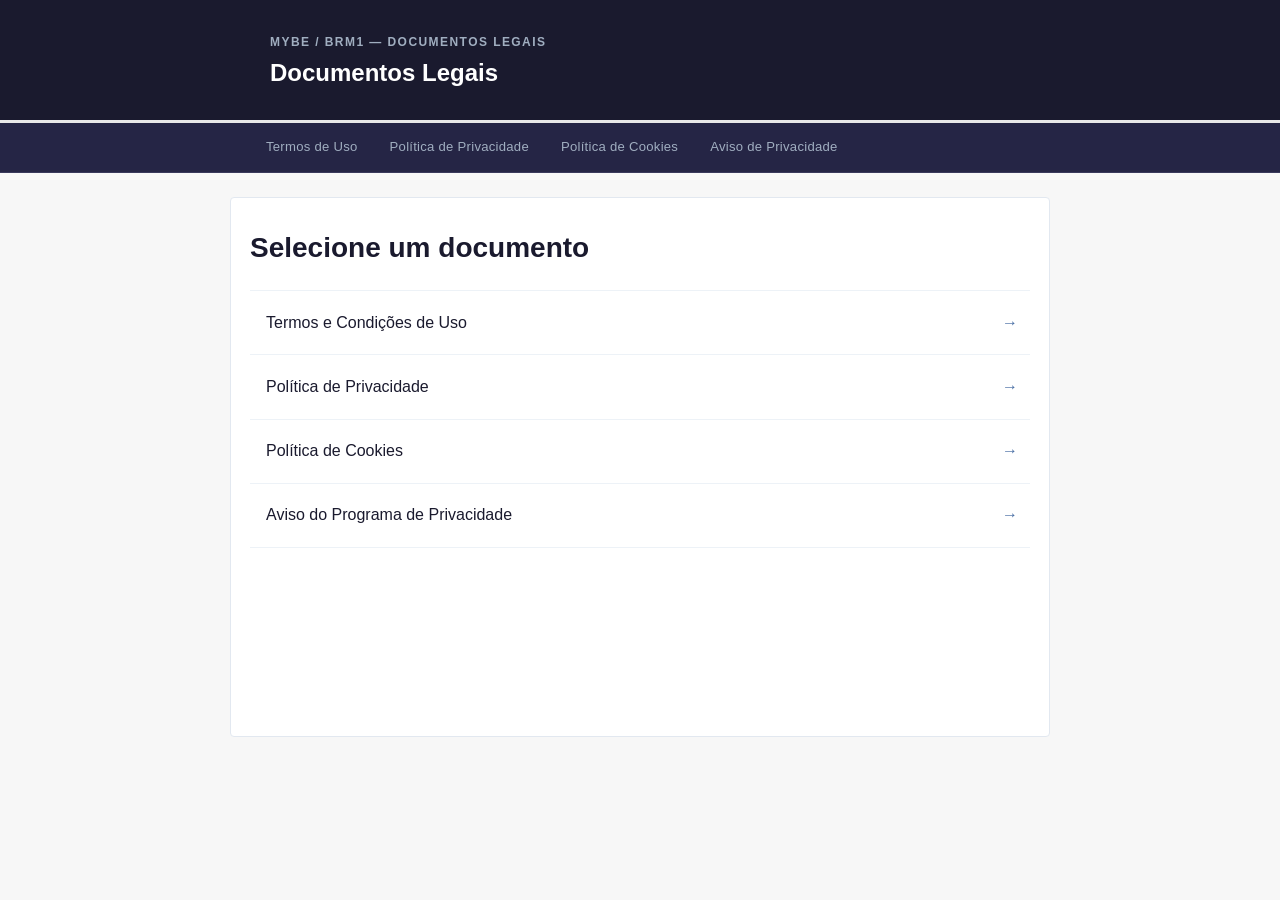
<file: index.html>
﻿<!doctype html>
<html lang="pt-BR">
  <head>
    <meta charset="UTF-8" />
    <meta name="viewport" content="width=device-width, initial-scale=1.0" />
    <title>Documentos Legais — MYBE / BRM1</title>
    <meta
      name="description"
      content="Central de documentos legais da plataforma MYBE e BRM1."
    />
    <meta name="robots" content="noindex, nofollow" />
    <link rel="stylesheet" href="style.css" />
    <style>
      /* ── Shell styles — inlined so the page is always styled ── */
      *, *::before, *::after { box-sizing: border-box; margin: 0; padding: 0; }
      html { scroll-behavior: smooth; font-size: 16px; }
      body {
        font-family: -apple-system, BlinkMacSystemFont, "Segoe UI", Roboto,
          "Helvetica Neue", Arial, sans-serif;
        font-size: 1rem; line-height: 1.75;
        color: #2c2c2c; background-color: #f7f7f7;
      }
      .page-wrapper { max-width: 780px; margin: 0 auto; padding: 0 1.25rem; }

      /* Header */
      .site-header {
        background-color: #1a1a2e; color: #fff;
        padding: 2rem 0; border-bottom: 3px solid #e8e8e8;
      }
      .site-header .page-wrapper { display: flex; flex-direction: column; gap: .25rem; }
      .site-header__brand {
        font-size: .75rem; font-weight: 600; letter-spacing: .12em;
        text-transform: uppercase; color: #a0aec0;
      }
      .site-header__title { font-size: 1.5rem; font-weight: 700; color: #fff; line-height: 1.3; }

      /* Nav bar */
      .doc-nav { background-color: #252545; border-bottom: 1px solid #3a3a5c; }
      .doc-nav .page-wrapper { padding-top: 0; padding-bottom: 0; max-width: 820px; }
      .doc-nav__list { display: flex; flex-wrap: wrap; list-style: none; padding: 0; margin: 0; }
      .doc-nav__link {
        display: block; padding: .8rem 1rem; color: #a0aec0;
        text-decoration: none; font-size: .82rem; font-weight: 500;
        letter-spacing: .02em; white-space: nowrap;
        transition: color .15s ease, background-color .15s ease;
      }
      .doc-nav__link:hover { color: #fff; background-color: rgba(255,255,255,.07); }
      .doc-nav__link--active { color: #fff; box-shadow: inset 0 -2px 0 #4a6fa5; }

      /* Content area */
      .site-main {
        background-color: #fff;
        border-left: 1px solid #e2e8f0; border-right: 1px solid #e2e8f0;
        min-height: 60vh;
      }
      .content-body { padding: 2rem 0; }
      .intro-section__heading {
        font-size: 1.75rem; font-weight: 700; color: #1a1a2e; line-height: 1.3;
      }

      /* Home list */
      .doc-home__list { list-style: none; padding: 0; margin: 0; }
      .doc-home__list li { border-bottom: 1px solid #edf2f7; }
      .doc-home__list li:first-child { border-top: 1px solid #edf2f7; }
      .doc-home__list a {
        display: flex; align-items: center; justify-content: space-between;
        padding: 1.1rem .75rem 1.1rem 1rem;
        color: #1a1a2e; text-decoration: none;
        font-size: 1rem; font-weight: 500;
        background-color: #fff;
        transition: background-color .15s ease, padding-left .15s ease;
      }
      .doc-home__list a::after {
        content: "→"; color: #4a6fa5; font-size: 1rem;
        flex-shrink: 0; margin-left: 1rem;
        transition: transform .15s ease;
      }
      .doc-home__list a:hover {
        background-color: #f0f4ff; padding-left: 1.25rem;
      }
      .doc-home__list a:hover::after { transform: translateX(3px); }

      /* Footer */
      .site-footer {
        background-color: #1a1a2e; color: #a0aec0;
        padding: 2rem 0; margin-top: 2rem; font-size: .85rem;
      }
      .site-footer .page-wrapper { display: flex; flex-direction: column; gap: .4rem; }
      .site-footer__brand { font-weight: 700; color: #e2e8f0; font-size: .9rem; }
      .site-footer p { color: #718096; }

      @media (min-width: 900px) {
        .site-main {
          border-radius: 4px; border: 1px solid #e2e8f0;
          margin: 1.5rem auto; max-width: 820px;
        }
        body { padding-bottom: 2rem; }
      }
    </style>
  </head>
  <body>
    <header class="site-header">
      <div class="page-wrapper">
        <span class="site-header__brand">MYBE / BRM1 — Documentos Legais</span>
        <h1 class="site-header__title" id="page-title">Documentos Legais</h1>
      </div>
    </header>

    <nav class="doc-nav" aria-label="Navegação de documentos">
      <div class="page-wrapper">
        <ul class="doc-nav__list">
          <li>
            <a class="doc-nav__link" href="#termos-de-uso">Termos de Uso</a>
          </li>
          <li>
            <a class="doc-nav__link" href="#politica-de-privacidade"
              >Política de Privacidade</a
            >
          </li>
          <li>
            <a class="doc-nav__link" href="#politica-de-cookies"
              >Política de Cookies</a
            >
          </li>
          <li>
            <a class="doc-nav__link" href="#aviso-programa-de-privacidade"
              >Aviso de Privacidade</a
            >
          </li>
        </ul>
      </div>
    </nav>

    <div id="app"></div>

    <footer class="site-footer" id="site-footer" hidden>
      <div class="page-wrapper">
        <span class="site-footer__brand">MYBE / BRM1</span>
        <p>Documento válido a partir de sua publicação.</p>
      </div>
    </footer>

    <script>
      var routes = {
        "termos-de-uso": {
          file: "termos-de-uso.html",
          title: "Termos e Condições de Uso",
        },
        "politica-de-privacidade": {
          file: "politica-de-privacidade.html",
          title: "Política de Privacidade",
        },
        "politica-de-cookies": {
          file: "politica-de-cookies.html",
          title: "Política de Cookies",
        },
        "aviso-programa-de-privacidade": {
          file: "aviso-programa-de-privacidade.html",
          title: "Aviso do Programa de Privacidade",
        },
      };

      var app = document.getElementById("app");
      var pageTitle = document.getElementById("page-title");
      var siteFtr = document.getElementById("site-footer");

      function setActiveNav(hash) {
        document.querySelectorAll(".doc-nav__link").forEach(function (a) {
          a.classList.toggle(
            "doc-nav__link--active",
            a.getAttribute("href") === "#" + hash,
          );
        });
      }

      function showHome() {
        document.title = "Documentos Legais — MYBE / BRM1";
        pageTitle.textContent = "Documentos Legais";
        app.innerHTML =
          '<div class="site-main">' +
          '<div class="page-wrapper content-body">' +
          '<h2 class="intro-section__heading" style="margin-bottom:1.5rem">Selecione um documento</h2>' +
          '<ul class="doc-home__list">' +
          '<li><a href="#termos-de-uso">Termos e Condições de Uso</a></li>' +
          '<li><a href="#politica-de-privacidade">Política de Privacidade</a></li>' +
          '<li><a href="#politica-de-cookies">Política de Cookies</a></li>' +
          '<li><a href="#aviso-programa-de-privacidade">Aviso do Programa de Privacidade</a></li>' +
          "</ul>" +
          "</div>" +
          "</div>";
        siteFtr.hidden = true;
        setActiveNav("");
      }

      async function loadRoute(hash) {
        var route = routes[hash];
        if (!route) {
          showHome();
          return;
        }

        app.innerHTML =
          '<div class="site-main" style="padding:3rem 0;text-align:center;color:#718096">Carregando…</div>';

        try {
          var res = await fetch(route.file);
          var text = await res.text();
          var doc = new DOMParser().parseFromString(text, "text/html");
          var main = doc.querySelector("main");
          if (!main) throw new Error("no main");

          var titleEl = doc.querySelector("title");
          document.title = titleEl ? titleEl.textContent : route.title;
          pageTitle.textContent = route.title;

          app.innerHTML = "";
          app.appendChild(document.importNode(main, true));

          var fetchedFtr = doc.querySelector(".site-footer");
          if (fetchedFtr) siteFtr.innerHTML = fetchedFtr.innerHTML;
          siteFtr.hidden = false;
        } catch (e) {
          app.innerHTML =
            '<div class="site-main"><div class="page-wrapper content-body">' +
            '<p style="color:#c53030">Erro ao carregar o documento.</p>' +
            "</div></div>";
          siteFtr.hidden = true;
        }

        setActiveNav(hash);
        window.scrollTo(0, 0);
      }

      function route() {
        var hash = location.hash.replace("#", "");
        if (!hash) showHome();
        else loadRoute(hash);
      }

      window.addEventListener("hashchange", route);
      route();
    </script>
  </body>
</html>
</file>
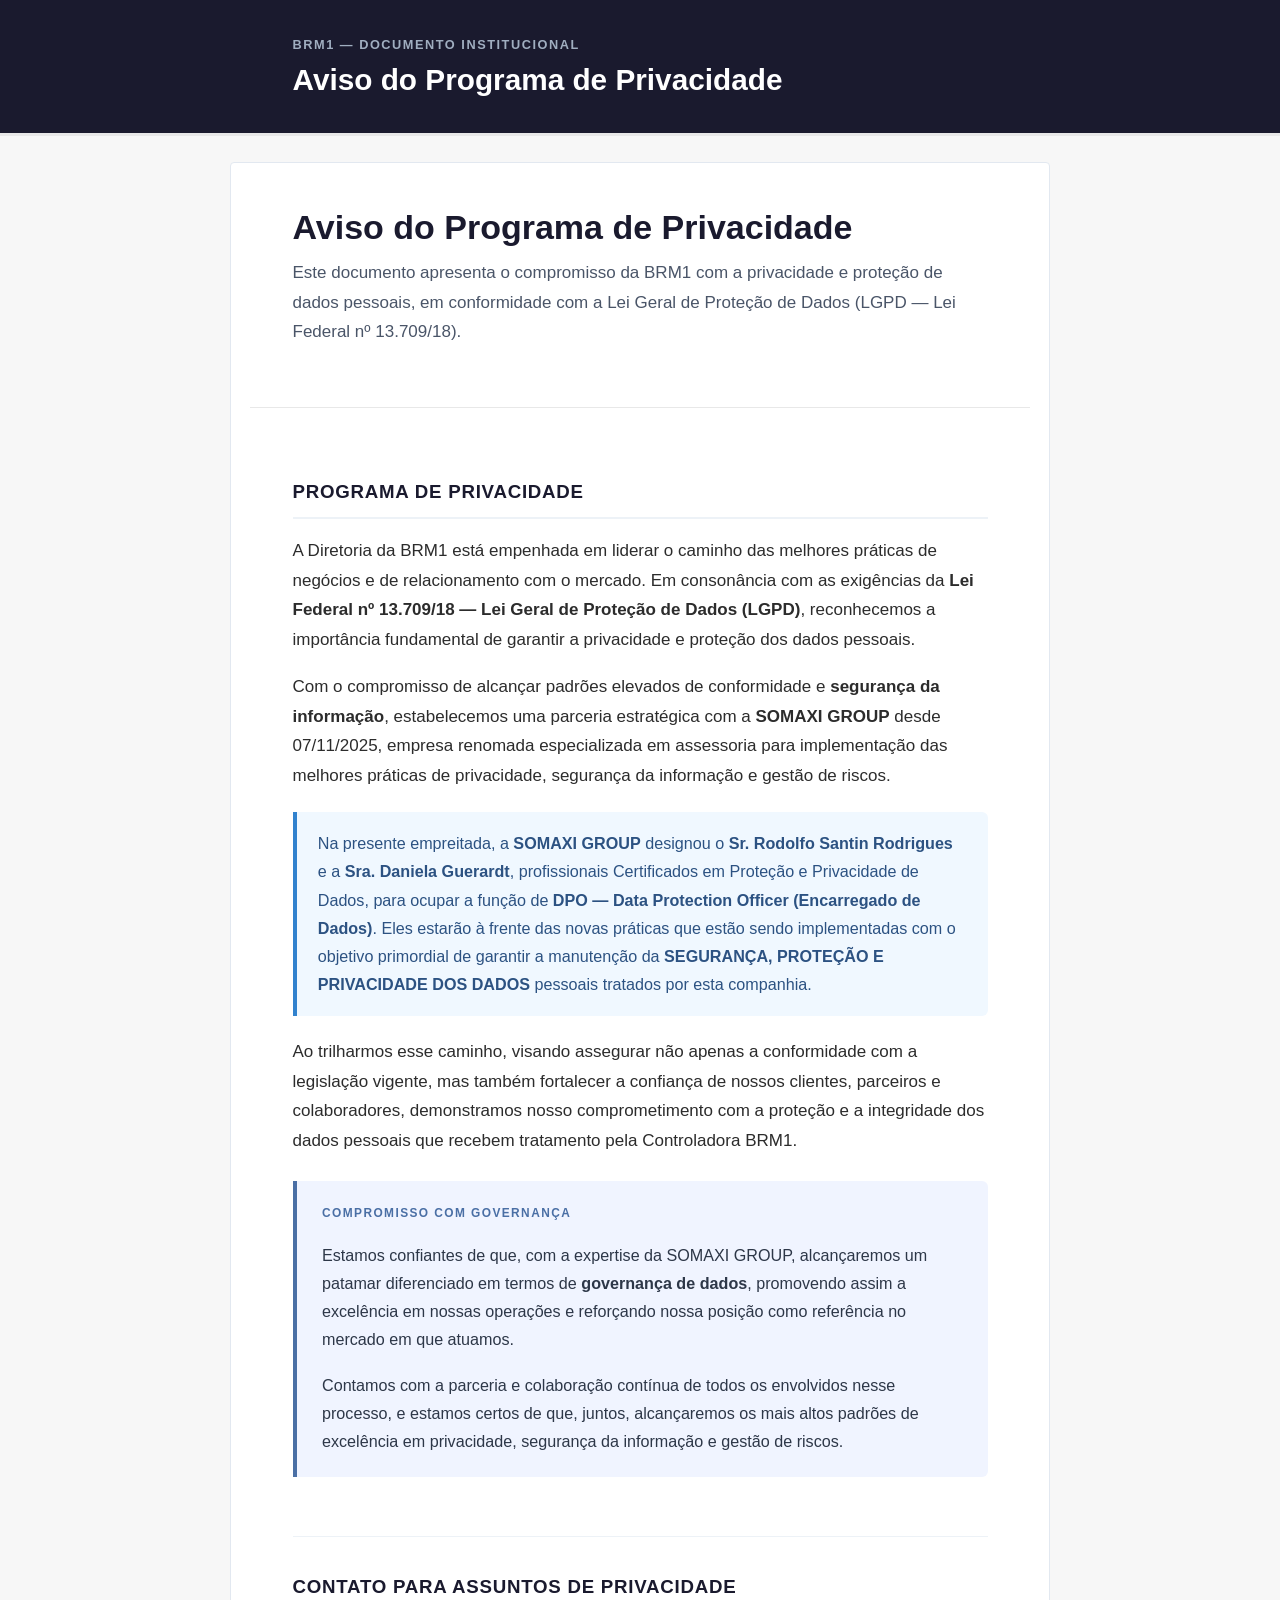
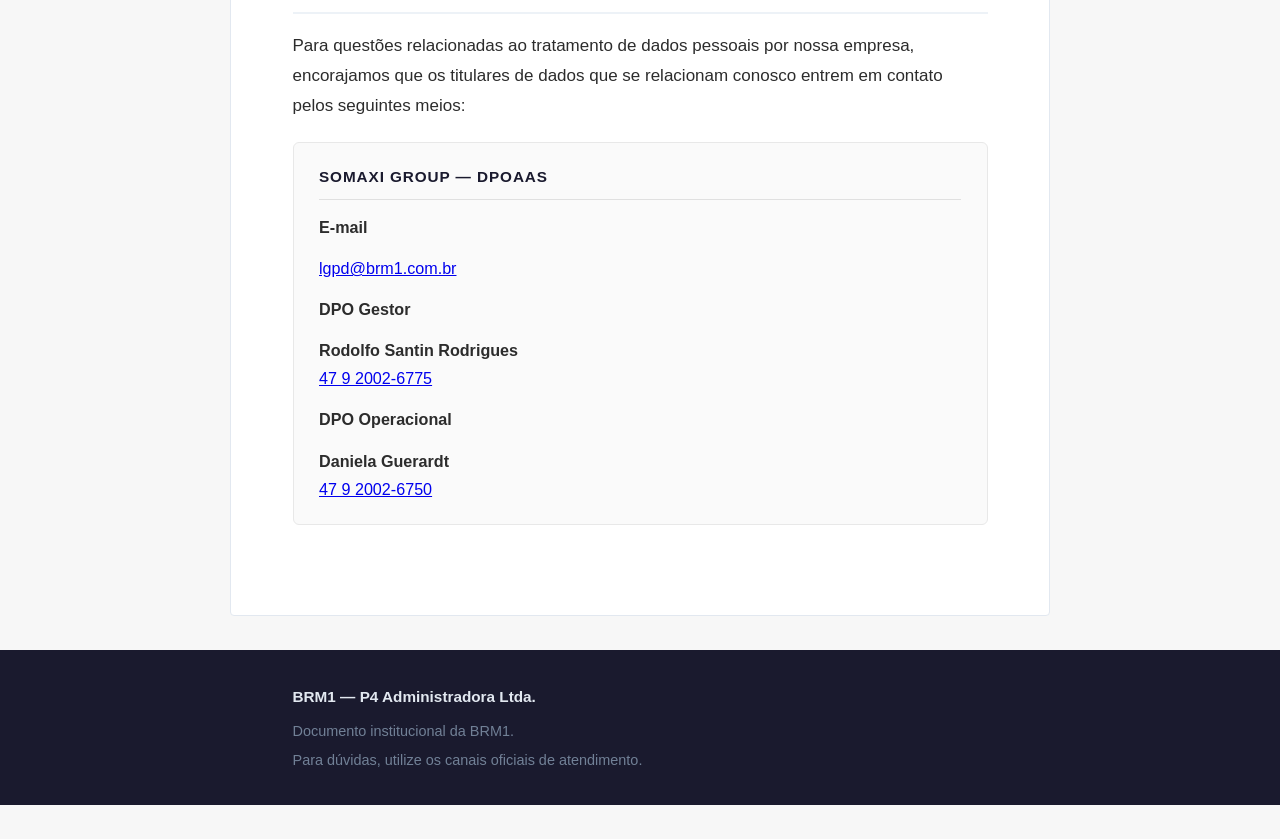
<file: aviso-programa-de-privacidade.html>
<!DOCTYPE html>
<html lang="pt-BR">
<head>
  <meta charset="UTF-8" />
  <meta name="viewport" content="width=device-width, initial-scale=1.0" />

  <!-- [REUSE] Change this title per document -->
  <title>Aviso do Programa de Privacidade — BRM1</title>

  <meta name="description" content="Aviso do Programa de Privacidade da BRM1 — compromisso com a LGPD, segurança da informação e proteção de dados pessoais." />
  <meta name="robots" content="noindex, nofollow" />
  <link rel="stylesheet" href="style.css" />
</head>
<body>

  <!-- ══════════════════════════════════
       HEADER
       [REUSE] Update brand name and document title per document
       ══════════════════════════════════ -->
  <header class="site-header">
    <div class="page-wrapper">
      <span class="site-header__brand">BRM1 — Documento Institucional</span>
      <!-- [REUSE] Change h1 text per document -->
      <h1 class="site-header__title">Aviso do Programa de Privacidade</h1>
    </div>
  </header>

  <main class="site-main">

    <!-- ══════════════════════════════════
         INTRO SECTION
         [REUSE] Update h2 and lead sentence per document
         No date is present in the source document — omit intro-section__meta
         ══════════════════════════════════ -->
    <section class="intro-section" aria-labelledby="doc-title">
      <div class="page-wrapper">

        <!-- [REUSE] Change per document -->
        <h2 class="intro-section__heading" id="doc-title">Aviso do Programa de Privacidade</h2>

        <p class="intro-section__lead">
          Este documento apresenta o compromisso da BRM1 com a privacidade e proteção de dados
          pessoais, em conformidade com a Lei Geral de Proteção de Dados (LGPD — Lei Federal
          nº 13.709/18).
        </p>

      </div>
    </section>

    <!-- ══════════════════════════════════
         MAIN CONTENT BODY
         [REUSE] Replace everything inside content-body with new document content
         ══════════════════════════════════ -->
    <article class="content-body">
      <div class="page-wrapper">

        <!-- ── Corpo principal do aviso ── -->
        <section class="intro-body-section" aria-labelledby="heading-programa">
          <h2 class="intro-body-section__heading" id="heading-programa">Programa de Privacidade</h2>

          <p>
            A Diretoria da BRM1 está empenhada em liderar o caminho das melhores práticas de
            negócios e de relacionamento com o mercado. Em consonância com as exigências da
            <strong>Lei Federal nº 13.709/18 — Lei Geral de Proteção de Dados (LGPD)</strong>,
            reconhecemos a importância fundamental de garantir a privacidade e proteção dos
            dados pessoais.
          </p>

          <p>
            Com o compromisso de alcançar padrões elevados de conformidade e
            <strong>segurança da informação</strong>, estabelecemos uma parceria estratégica com
            a <strong>SOMAXI GROUP</strong> desde 07/11/2025, empresa renomada especializada em
            assessoria para implementação das melhores práticas de privacidade, segurança da
            informação e gestão de riscos.
          </p>

          <!-- Destaque: nomeação dos DPOs -->
          <div class="callout-info">
            Na presente empreitada, a <strong>SOMAXI GROUP</strong> designou o
            <strong>Sr. Rodolfo Santin Rodrigues</strong> e a
            <strong>Sra. Daniela Guerardt</strong>, profissionais Certificados em Proteção e
            Privacidade de Dados, para ocupar a função de
            <strong>DPO — Data Protection Officer (Encarregado de Dados)</strong>. Eles estarão
            à frente das novas práticas que estão sendo implementadas com o objetivo primordial
            de garantir a manutenção da <strong>SEGURANÇA, PROTEÇÃO E PRIVACIDADE DOS DADOS</strong>
            pessoais tratados por esta companhia.
          </div>

          <p>
            Ao trilharmos esse caminho, visando assegurar não apenas a conformidade com a
            legislação vigente, mas também fortalecer a confiança de nossos clientes, parceiros
            e colaboradores, demonstramos nosso comprometimento com a proteção e a integridade
            dos dados pessoais que recebem tratamento pela Controladora BRM1.
          </p>

          <!-- Destaque: compromisso com governança -->
          <div class="callout-summary">
            <p class="callout-summary__title">Compromisso com Governança</p>
            <div class="callout-summary__body">
              <p>
                Estamos confiantes de que, com a expertise da SOMAXI GROUP, alcançaremos um
                patamar diferenciado em termos de <strong>governança de dados</strong>,
                promovendo assim a excelência em nossas operações e reforçando nossa posição
                como referência no mercado em que atuamos.
              </p>
              <p>
                Contamos com a parceria e colaboração contínua de todos os envolvidos nesse
                processo, e estamos certos de que, juntos, alcançaremos os mais altos padrões
                de excelência em privacidade, segurança da informação e gestão de riscos.
              </p>
            </div>
          </div>

        </section>

        <!-- ── Seção de contato ── -->
        <section class="doc-section" id="contato" aria-labelledby="heading-contato">
          <h2 class="doc-section__heading" id="heading-contato">
            Contato para assuntos de privacidade
          </h2>

          <p>
            Para questões relacionadas ao tratamento de dados pessoais por nossa empresa,
            encorajamos que os titulares de dados que se relacionam conosco entrem em contato
            pelos seguintes meios:
          </p>

          <div class="benefit-block">
            <h3 class="benefit-block__title">Somaxi Group — DPOaaS</h3>

            <p class="benefit-block__subtitle">E-mail</p>
            <p>
              <a href="mailto:lgpd@brm1.com.br">lgpd@brm1.com.br</a>
            </p>

            <p class="benefit-block__subtitle">DPO Gestor</p>
            <p>
              <strong>Rodolfo Santin Rodrigues</strong><br>
              <a href="tel:+554792002-6775">47 9 2002-6775</a>
            </p>

            <p class="benefit-block__subtitle">DPO Operacional</p>
            <p>
              <strong>Daniela Guerardt</strong><br>
              <a href="tel:+554792002-6750">47 9 2002-6750</a>
            </p>
          </div>

        </section>

      </div>
    </article>

  </main>

  <!-- ══════════════════════════════════
       FOOTER
       [REUSE] Update institutional copy per document
       ══════════════════════════════════ -->
  <footer class="site-footer">
    <div class="page-wrapper">
      <span class="site-footer__brand">BRM1 — P4 Administradora Ltda.</span>
      <p>Documento institucional da BRM1.</p>
      <p>Para dúvidas, utilize os canais oficiais de atendimento.</p>
    </div>
  </footer>

</body>
</html>
</file>
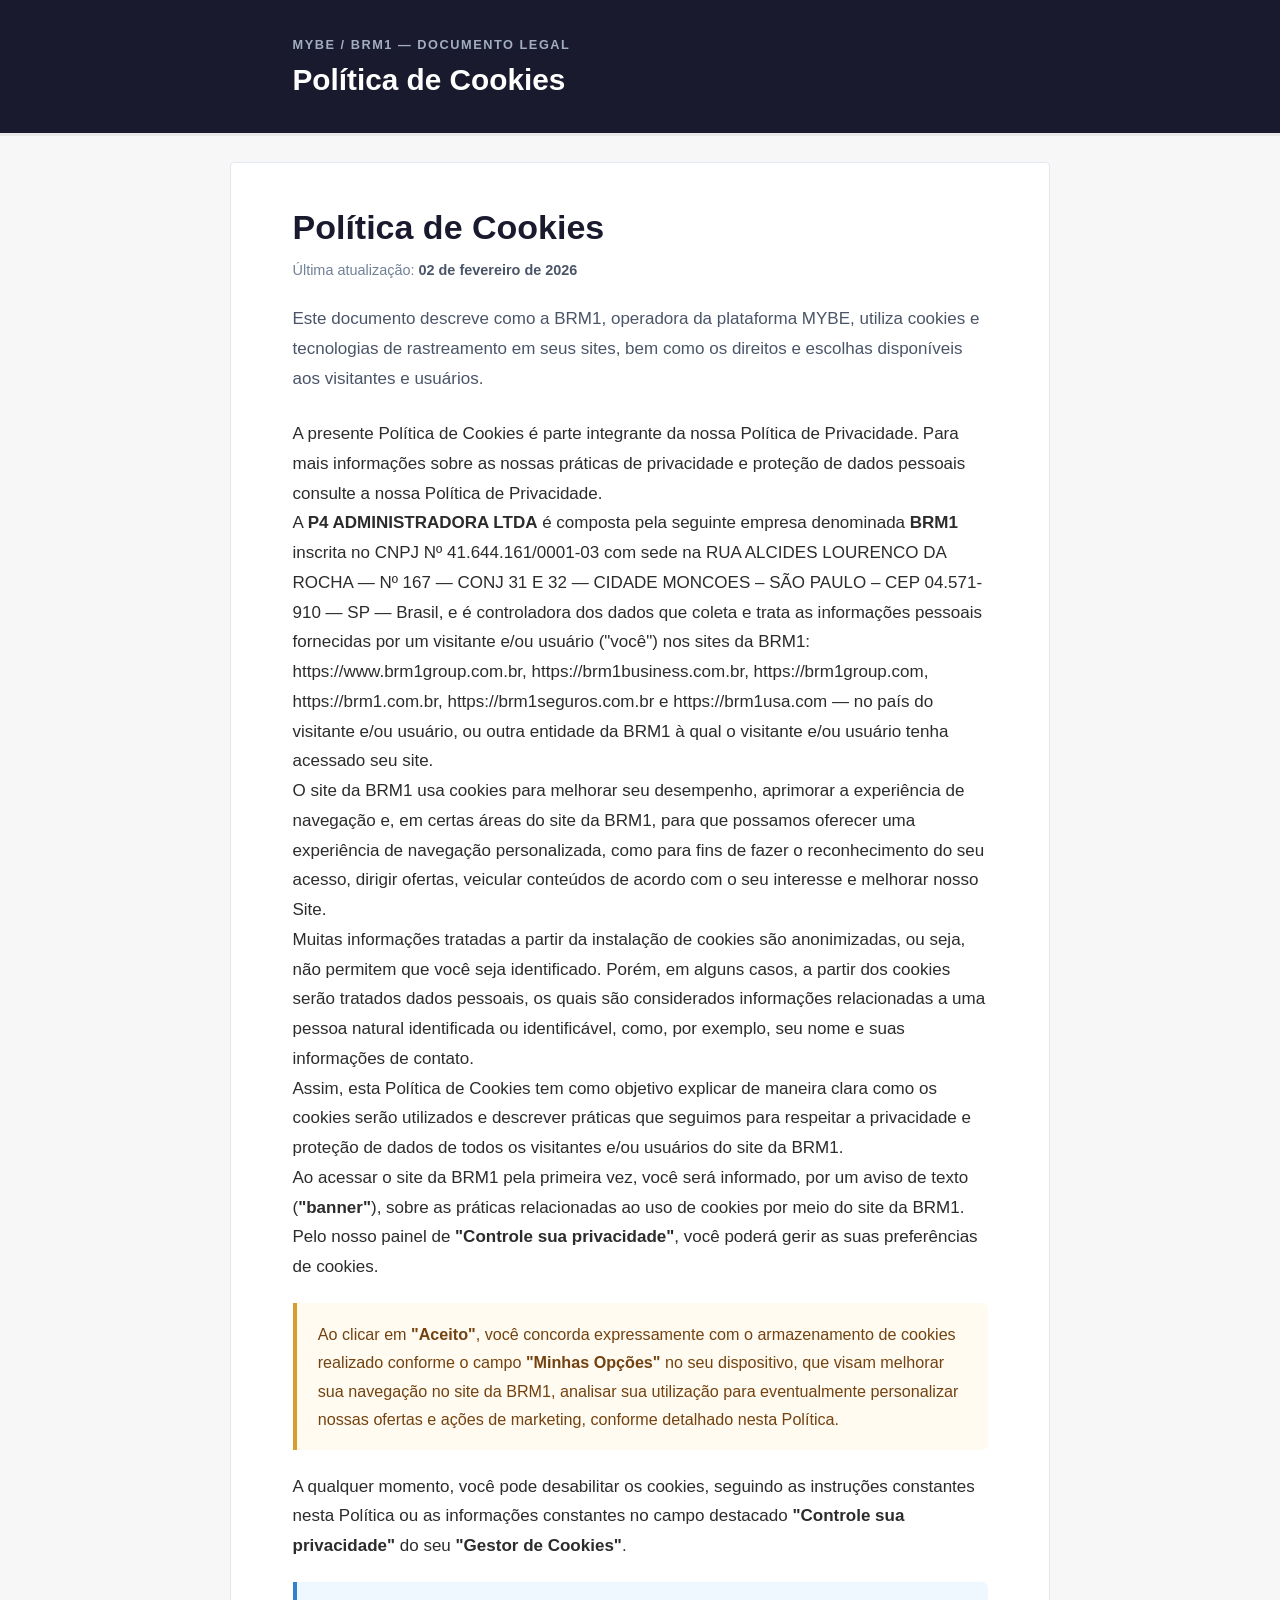
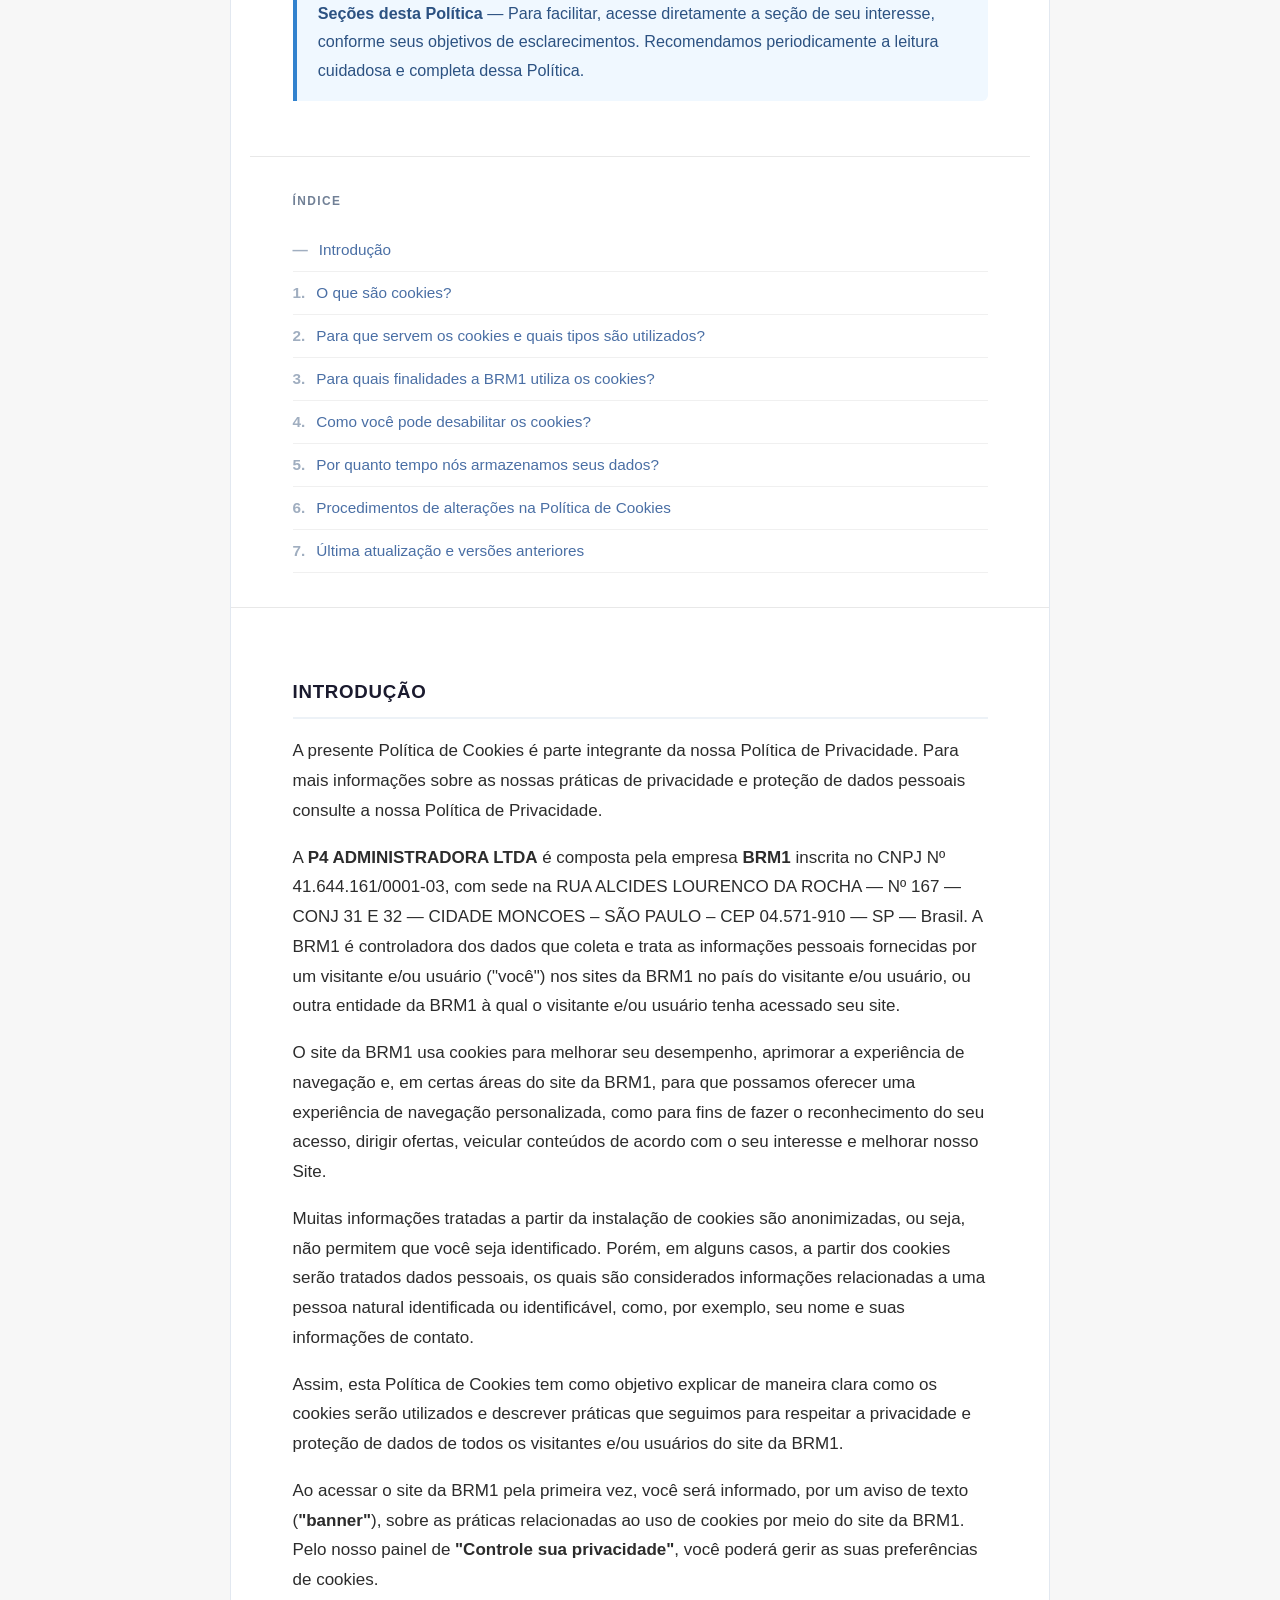
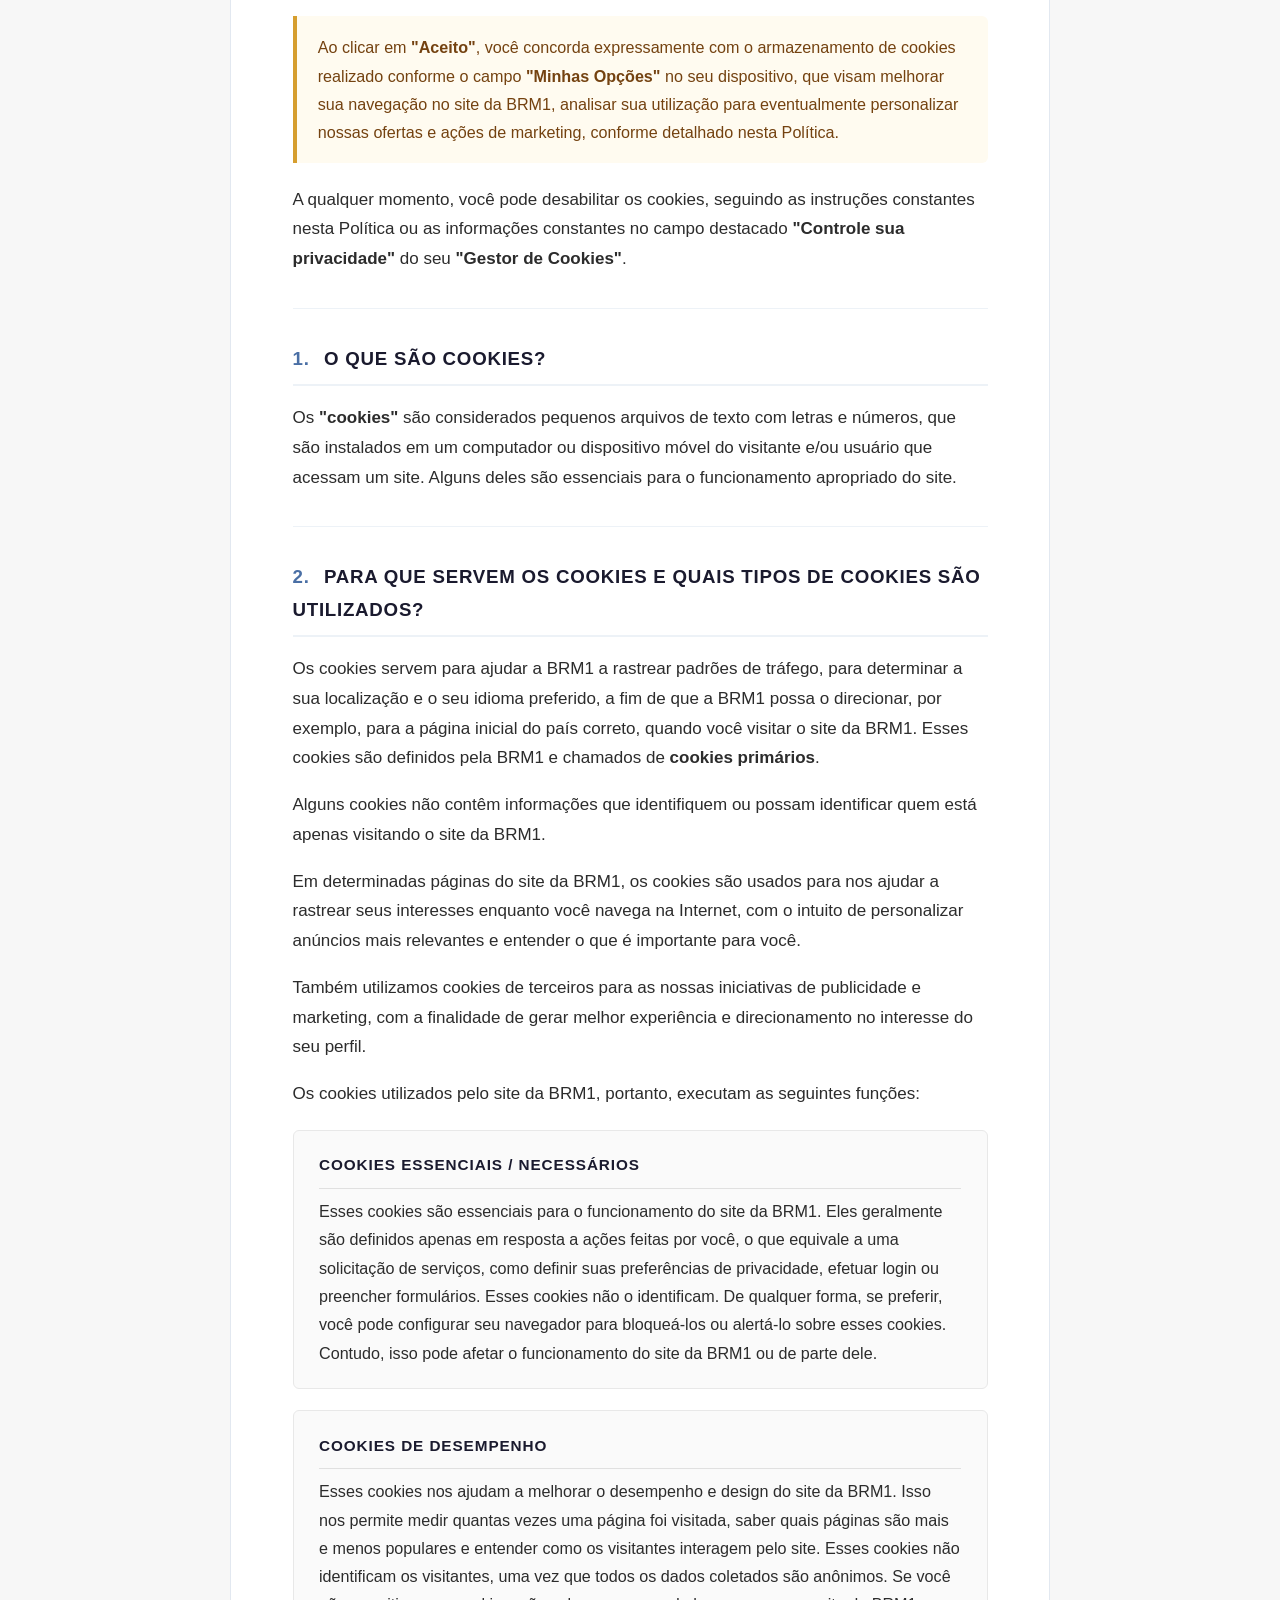
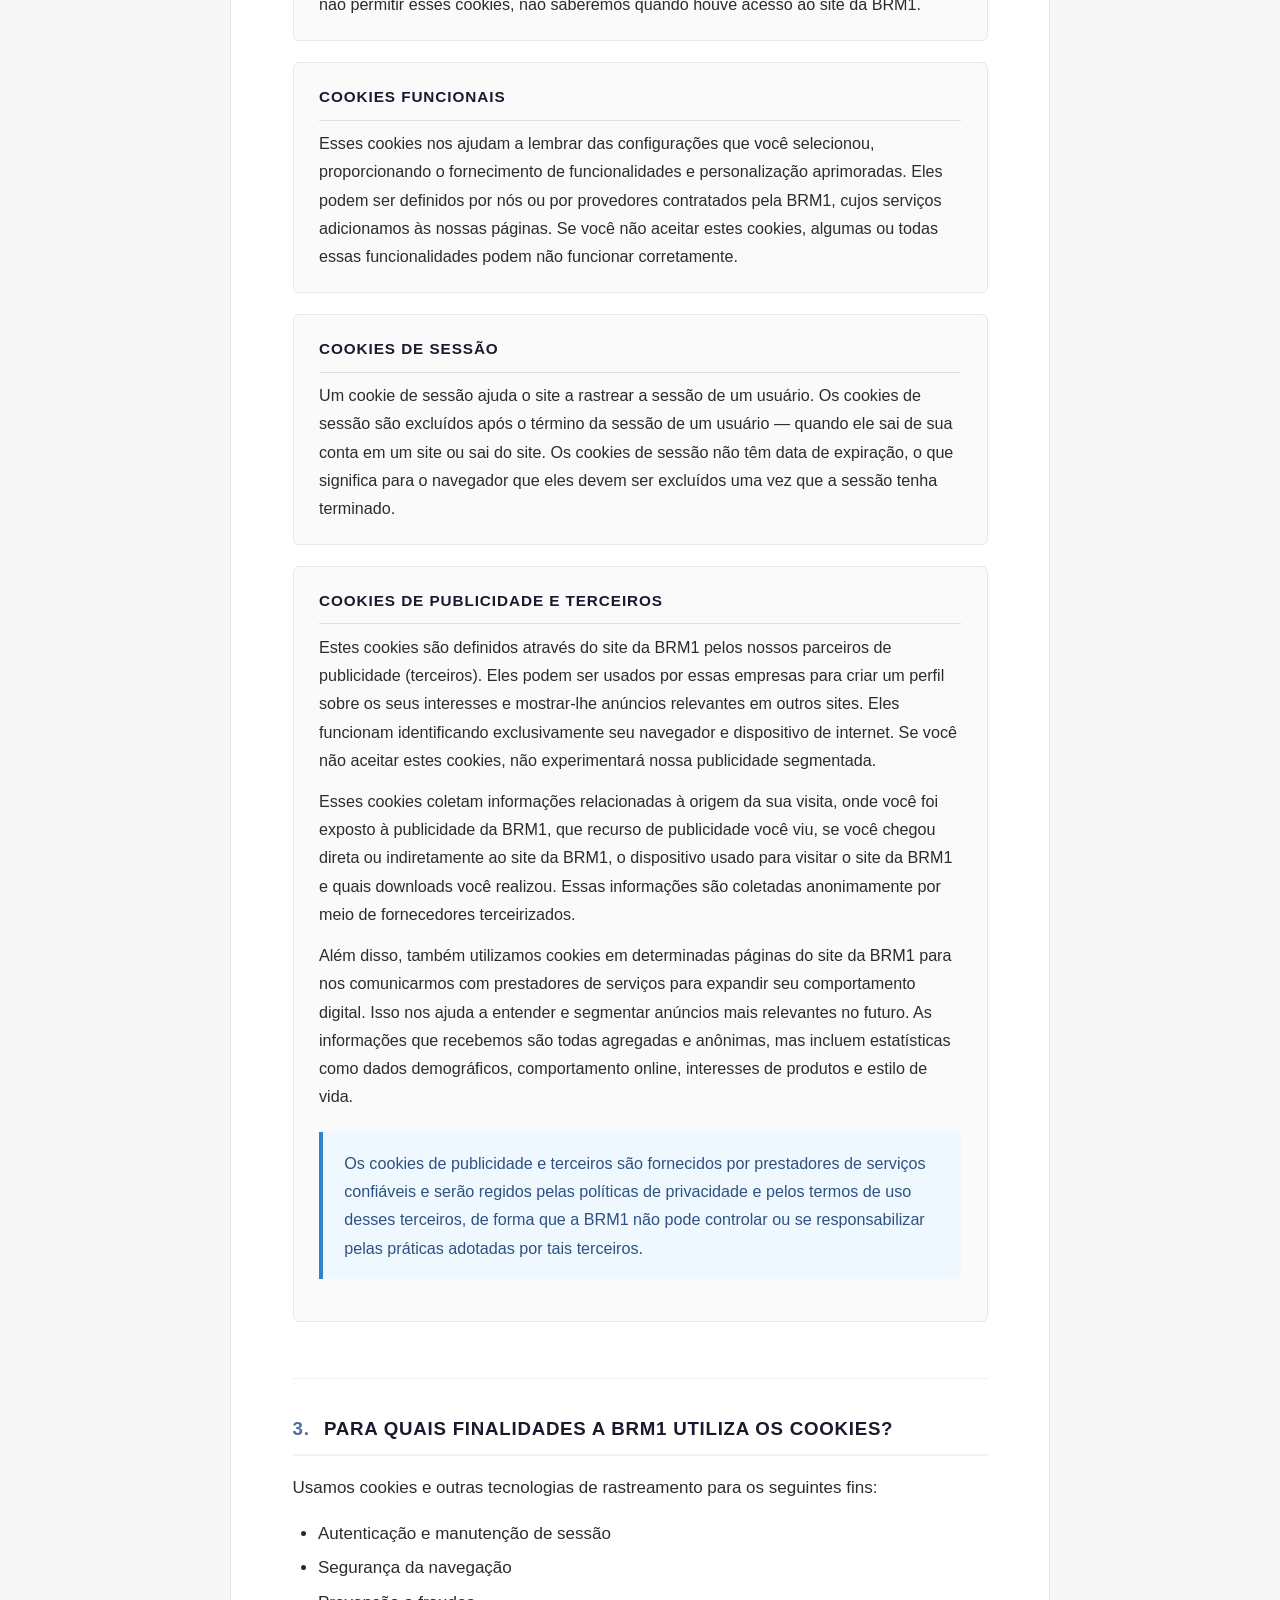
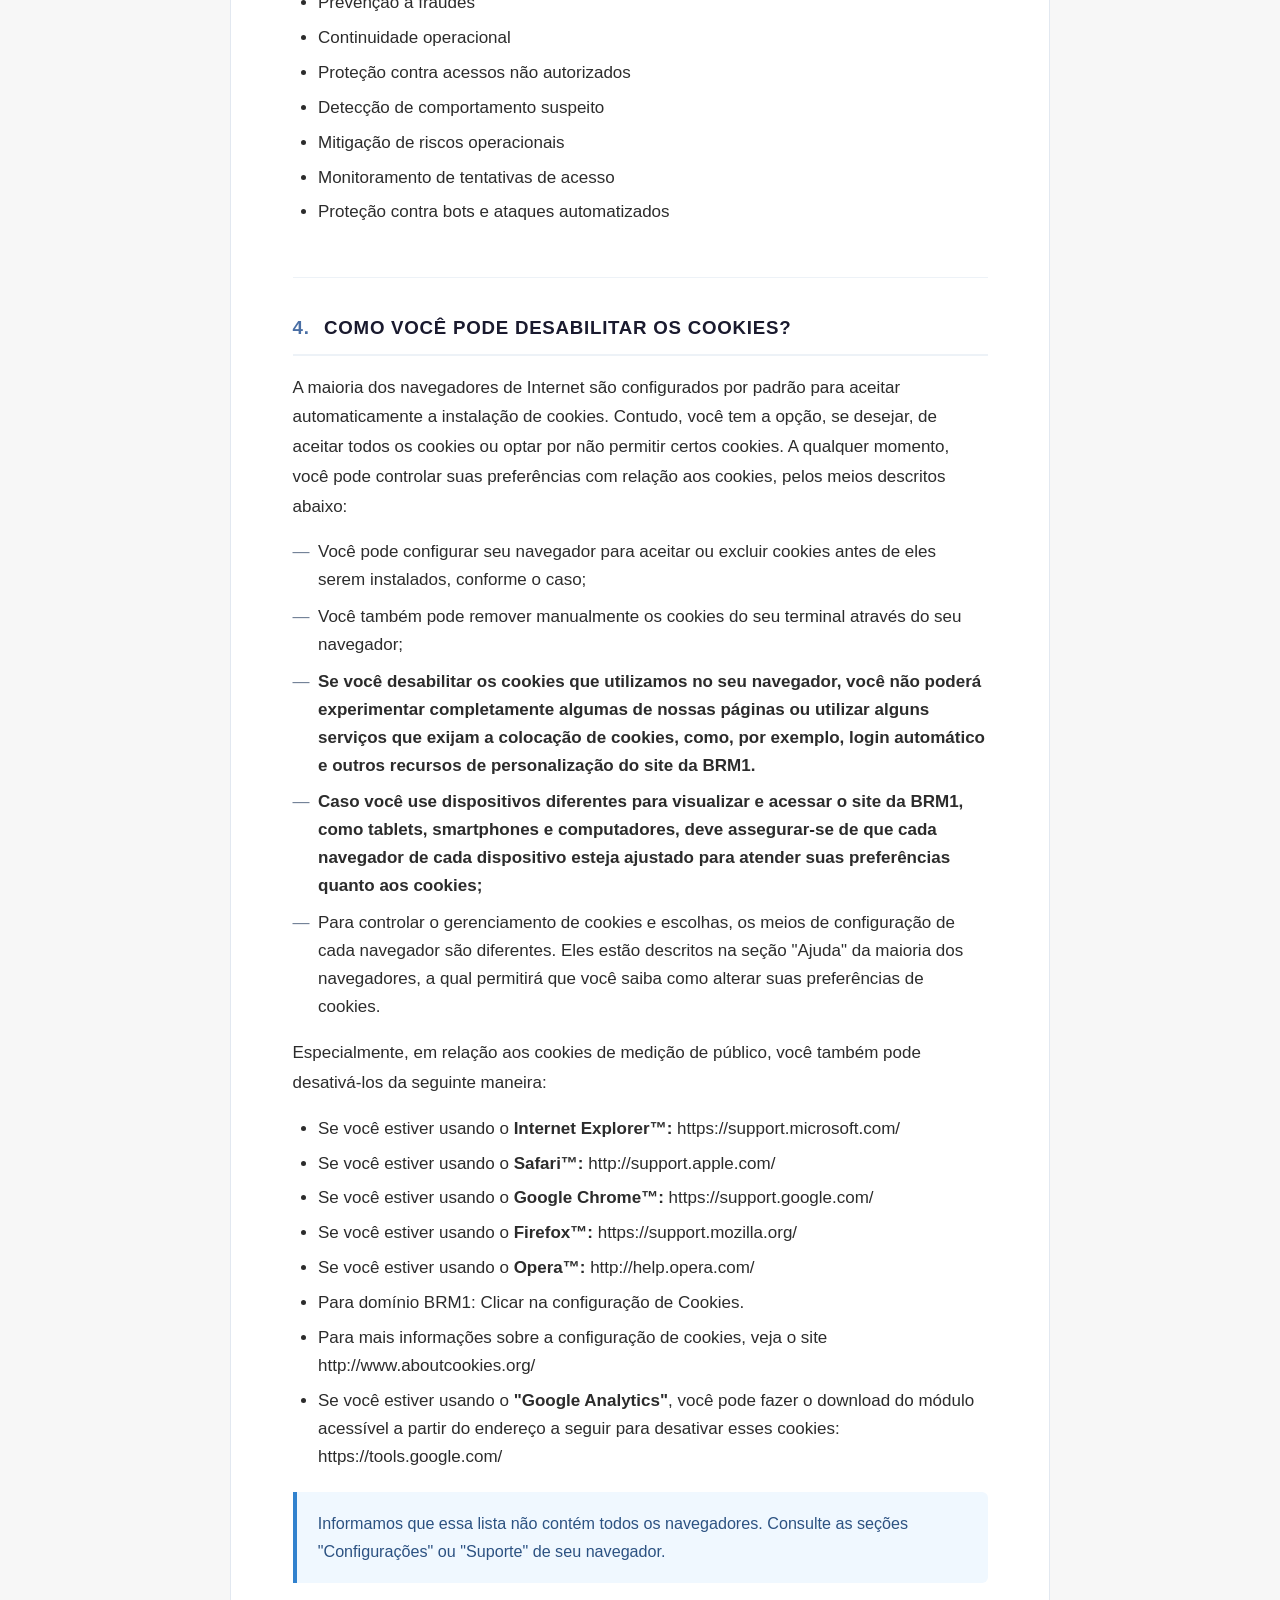
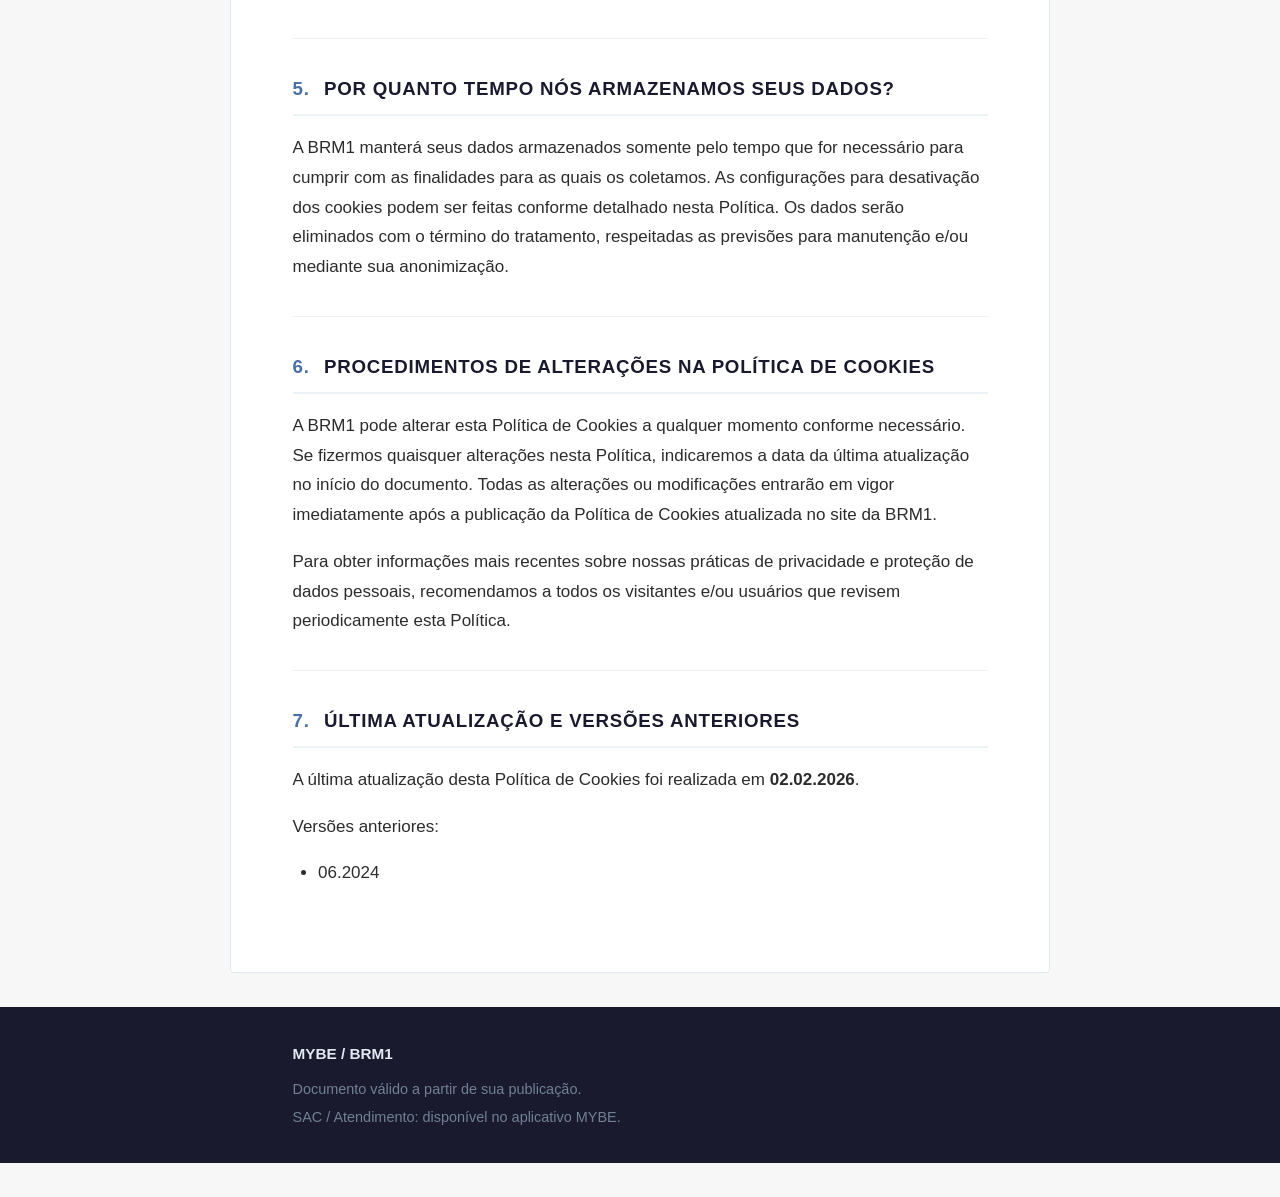
<file: politica-de-cookies.html>
<!DOCTYPE html>
<html lang="pt-BR">
<head>
  <meta charset="UTF-8" />
  <meta name="viewport" content="width=device-width, initial-scale=1.0" />

  <!-- [REUSE] Change this title per document -->
  <title>Política de Cookies — MYBE / BRM1</title>

  <meta name="description" content="Política de Cookies da plataforma MYBE, operada pela BRM1." />
  <meta name="robots" content="noindex, nofollow" />
  <link rel="stylesheet" href="style.css" />
</head>
<body>

  <!-- ══════════════════════════════════
       HEADER
       [REUSE] Update brand name and document title per document
       ══════════════════════════════════ -->
  <header class="site-header">
    <div class="page-wrapper">
      <span class="site-header__brand">MYBE / BRM1 — Documento Legal</span>
      <!-- [REUSE] Change h1 text per document -->
      <h1 class="site-header__title">Política de Cookies</h1>
    </div>
  </header>

  <main class="site-main">

    <!-- ══════════════════════════════════
         INTRO SECTION
         [REUSE] Update h2, date, and lead sentence per document
         ══════════════════════════════════ -->
    <section class="intro-section" aria-labelledby="doc-title">
      <div class="page-wrapper">

        <!-- [REUSE] Change per document -->
        <h2 class="intro-section__heading" id="doc-title">Política de Cookies</h2>

        <!-- [REUSE] Update this date per document version -->
        <p class="intro-section__meta">
          Última atualização: <time datetime="2026-02-02">02 de fevereiro de 2026</time>
        </p>

        <p class="intro-section__lead">
          Este documento descreve como a BRM1, operadora da plataforma MYBE, utiliza cookies e
          tecnologias de rastreamento em seus sites, bem como os direitos e escolhas disponíveis
          aos visitantes e usuários.
        </p>

        <p>
          A presente Política de Cookies é parte integrante da nossa Política de Privacidade.
          Para mais informações sobre as nossas práticas de privacidade e proteção de dados
          pessoais consulte a nossa Política de Privacidade.
        </p>

        <p>
          A <strong>P4 ADMINISTRADORA LTDA</strong> é composta pela seguinte empresa denominada
          <strong>BRM1</strong> inscrita no CNPJ Nº 41.644.161/0001-03 com sede na RUA ALCIDES
          LOURENCO DA ROCHA — Nº 167 — CONJ 31 E 32 — CIDADE MONCOES – SÃO PAULO – CEP 04.571-910
          — SP — Brasil, e é controladora dos dados que coleta e trata as informações pessoais
          fornecidas por um visitante e/ou usuário ("você") nos sites da BRM1:
          https://www.brm1group.com.br, https://brm1business.com.br, https://brm1group.com,
          https://brm1.com.br, https://brm1seguros.com.br e https://brm1usa.com — no país do
          visitante e/ou usuário, ou outra entidade da BRM1 à qual o visitante e/ou usuário tenha
          acessado seu site.
        </p>

        <p>
          O site da BRM1 usa cookies para melhorar seu desempenho, aprimorar a experiência de
          navegação e, em certas áreas do site da BRM1, para que possamos oferecer uma experiência
          de navegação personalizada, como para fins de fazer o reconhecimento do seu acesso,
          dirigir ofertas, veicular conteúdos de acordo com o seu interesse e melhorar nosso Site.
        </p>

        <p>
          Muitas informações tratadas a partir da instalação de cookies são anonimizadas, ou seja,
          não permitem que você seja identificado. Porém, em alguns casos, a partir dos cookies
          serão tratados dados pessoais, os quais são considerados informações relacionadas a uma
          pessoa natural identificada ou identificável, como, por exemplo, seu nome e suas
          informações de contato.
        </p>

        <p>
          Assim, esta Política de Cookies tem como objetivo explicar de maneira clara como os
          cookies serão utilizados e descrever práticas que seguimos para respeitar a privacidade
          e proteção de dados de todos os visitantes e/ou usuários do site da BRM1.
        </p>

        <p>
          Ao acessar o site da BRM1 pela primeira vez, você será informado, por um aviso de texto
          (<strong>"banner"</strong>), sobre as práticas relacionadas ao uso de cookies por meio
          do site da BRM1. Pelo nosso painel de <strong>"Controle sua privacidade"</strong>, você
          poderá gerir as suas preferências de cookies.
        </p>

        <div class="callout-warning">
          Ao clicar em <strong>"Aceito"</strong>, você concorda expressamente com o armazenamento
          de cookies realizado conforme o campo <strong>"Minhas Opções"</strong> no seu dispositivo,
          que visam melhorar sua navegação no site da BRM1, analisar sua utilização para
          eventualmente personalizar nossas ofertas e ações de marketing, conforme detalhado
          nesta Política.
        </div>

        <p>
          A qualquer momento, você pode desabilitar os cookies, seguindo as instruções constantes
          nesta Política ou as informações constantes no campo destacado
          <strong>"Controle sua privacidade"</strong> do seu <strong>"Gestor de Cookies"</strong>.
        </p>

        <div class="callout-info">
          <strong>Seções desta Política</strong> — Para facilitar, acesse diretamente a seção de
          seu interesse, conforme seus objetivos de esclarecimentos. Recomendamos periodicamente
          a leitura cuidadosa e completa dessa Política.
        </div>

      </div>
    </section>

    <!-- ══════════════════════════════════
         TABLE OF CONTENTS
         [REUSE] Update anchor links and labels to match sections of each document
         ══════════════════════════════════ -->
    <nav class="toc-section" aria-label="Índice do documento">
      <div class="page-wrapper">
        <h2 class="toc__heading">Índice</h2>
        <ol class="toc__list">
          <li><a href="#introducao"><span class="toc__num">—</span> Introdução</a></li>
          <li><a href="#sec-1"><span class="toc__num">1.</span> O que são cookies?</a></li>
          <li><a href="#sec-2"><span class="toc__num">2.</span> Para que servem os cookies e quais tipos são utilizados?</a></li>
          <li><a href="#sec-3"><span class="toc__num">3.</span> Para quais finalidades a BRM1 utiliza os cookies?</a></li>
          <li><a href="#sec-4"><span class="toc__num">4.</span> Como você pode desabilitar os cookies?</a></li>
          <li><a href="#sec-5"><span class="toc__num">5.</span> Por quanto tempo nós armazenamos seus dados?</a></li>
          <li><a href="#sec-6"><span class="toc__num">6.</span> Procedimentos de alterações na Política de Cookies</a></li>
          <li><a href="#sec-7"><span class="toc__num">7.</span> Última atualização e versões anteriores</a></li>
        </ol>
      </div>
    </nav>

    <!-- ══════════════════════════════════
         MAIN CONTENT BODY
         [REUSE] Replace everything inside content-body with the new document's sections
         ══════════════════════════════════ -->
    <article class="content-body">
      <div class="page-wrapper">

        <!-- INTRODUÇÃO -->
        <section class="intro-body-section" id="introducao" aria-labelledby="heading-introducao">
          <h2 class="intro-body-section__heading" id="heading-introducao">Introdução</h2>

          <p>
            A presente Política de Cookies é parte integrante da nossa Política de Privacidade.
            Para mais informações sobre as nossas práticas de privacidade e proteção de dados
            pessoais consulte a nossa Política de Privacidade.
          </p>

          <p>
            A <strong>P4 ADMINISTRADORA LTDA</strong> é composta pela empresa <strong>BRM1</strong>
            inscrita no CNPJ Nº 41.644.161/0001-03, com sede na RUA ALCIDES LOURENCO DA ROCHA —
            Nº 167 — CONJ 31 E 32 — CIDADE MONCOES – SÃO PAULO – CEP 04.571-910 — SP — Brasil.
            A BRM1 é controladora dos dados que coleta e trata as informações pessoais fornecidas
            por um visitante e/ou usuário ("você") nos sites da BRM1 no país do visitante e/ou
            usuário, ou outra entidade da BRM1 à qual o visitante e/ou usuário tenha acessado
            seu site.
          </p>

          <p>
            O site da BRM1 usa cookies para melhorar seu desempenho, aprimorar a experiência de
            navegação e, em certas áreas do site da BRM1, para que possamos oferecer uma
            experiência de navegação personalizada, como para fins de fazer o reconhecimento do
            seu acesso, dirigir ofertas, veicular conteúdos de acordo com o seu interesse e
            melhorar nosso Site.
          </p>

          <p>
            Muitas informações tratadas a partir da instalação de cookies são anonimizadas, ou
            seja, não permitem que você seja identificado. Porém, em alguns casos, a partir dos
            cookies serão tratados dados pessoais, os quais são considerados informações
            relacionadas a uma pessoa natural identificada ou identificável, como, por exemplo,
            seu nome e suas informações de contato.
          </p>

          <p>
            Assim, esta Política de Cookies tem como objetivo explicar de maneira clara como os
            cookies serão utilizados e descrever práticas que seguimos para respeitar a privacidade
            e proteção de dados de todos os visitantes e/ou usuários do site da BRM1.
          </p>

          <p>
            Ao acessar o site da BRM1 pela primeira vez, você será informado, por um aviso de
            texto (<strong>"banner"</strong>), sobre as práticas relacionadas ao uso de cookies
            por meio do site da BRM1. Pelo nosso painel de
            <strong>"Controle sua privacidade"</strong>, você poderá gerir as suas preferências
            de cookies.
          </p>

          <div class="callout-warning">
            Ao clicar em <strong>"Aceito"</strong>, você concorda expressamente com o armazenamento
            de cookies realizado conforme o campo <strong>"Minhas Opções"</strong> no seu
            dispositivo, que visam melhorar sua navegação no site da BRM1, analisar sua utilização
            para eventualmente personalizar nossas ofertas e ações de marketing, conforme detalhado
            nesta Política.
          </div>

          <p>
            A qualquer momento, você pode desabilitar os cookies, seguindo as instruções
            constantes nesta Política ou as informações constantes no campo destacado
            <strong>"Controle sua privacidade"</strong> do seu
            <strong>"Gestor de Cookies"</strong>.
          </p>
        </section>

        <!-- SEÇÃO 1 -->
        <section class="doc-section" id="sec-1" aria-labelledby="heading-sec-1">
          <h2 class="doc-section__heading" id="heading-sec-1">
            <span class="section-num">1.</span> O que são cookies?
          </h2>

          <p>
            Os <strong>"cookies"</strong> são considerados pequenos arquivos de texto com letras
            e números, que são instalados em um computador ou dispositivo móvel do visitante e/ou
            usuário que acessam um site. Alguns deles são essenciais para o funcionamento
            apropriado do site.
          </p>
        </section>

        <!-- SEÇÃO 2 -->
        <section class="doc-section" id="sec-2" aria-labelledby="heading-sec-2">
          <h2 class="doc-section__heading" id="heading-sec-2">
            <span class="section-num">2.</span> Para que servem os cookies e quais tipos de cookies são utilizados?
          </h2>

          <p>
            Os cookies servem para ajudar a BRM1 a rastrear padrões de tráfego, para determinar
            a sua localização e o seu idioma preferido, a fim de que a BRM1 possa o direcionar,
            por exemplo, para a página inicial do país correto, quando você visitar o site da
            BRM1. Esses cookies são definidos pela BRM1 e chamados de <strong>cookies
            primários</strong>.
          </p>

          <p>
            Alguns cookies não contêm informações que identifiquem ou possam identificar quem
            está apenas visitando o site da BRM1.
          </p>

          <p>
            Em determinadas páginas do site da BRM1, os cookies são usados para nos ajudar a
            rastrear seus interesses enquanto você navega na Internet, com o intuito de
            personalizar anúncios mais relevantes e entender o que é importante para você.
          </p>

          <p>
            Também utilizamos cookies de terceiros para as nossas iniciativas de publicidade e
            marketing, com a finalidade de gerar melhor experiência e direcionamento no interesse
            do seu perfil.
          </p>

          <p>Os cookies utilizados pelo site da BRM1, portanto, executam as seguintes funções:</p>

          <!-- Cookie type: Essenciais -->
          <div class="benefit-block">
            <h3 class="benefit-block__title">Cookies Essenciais / Necessários</h3>
            <p>
              Esses cookies são essenciais para o funcionamento do site da BRM1. Eles geralmente
              são definidos apenas em resposta a ações feitas por você, o que equivale a uma
              solicitação de serviços, como definir suas preferências de privacidade, efetuar
              login ou preencher formulários. Esses cookies não o identificam. De qualquer forma,
              se preferir, você pode configurar seu navegador para bloqueá-los ou alertá-lo sobre
              esses cookies. Contudo, isso pode afetar o funcionamento do site da BRM1 ou de
              parte dele.
            </p>
          </div>

          <!-- Cookie type: Desempenho -->
          <div class="benefit-block">
            <h3 class="benefit-block__title">Cookies de Desempenho</h3>
            <p>
              Esses cookies nos ajudam a melhorar o desempenho e design do site da BRM1. Isso
              nos permite medir quantas vezes uma página foi visitada, saber quais páginas são
              mais e menos populares e entender como os visitantes interagem pelo site. Esses
              cookies não identificam os visitantes, uma vez que todos os dados coletados são
              anônimos. Se você não permitir esses cookies, não saberemos quando houve acesso
              ao site da BRM1.
            </p>
          </div>

          <!-- Cookie type: Funcionais -->
          <div class="benefit-block">
            <h3 class="benefit-block__title">Cookies Funcionais</h3>
            <p>
              Esses cookies nos ajudam a lembrar das configurações que você selecionou,
              proporcionando o fornecimento de funcionalidades e personalização aprimoradas.
              Eles podem ser definidos por nós ou por provedores contratados pela BRM1, cujos
              serviços adicionamos às nossas páginas. Se você não aceitar estes cookies, algumas
              ou todas essas funcionalidades podem não funcionar corretamente.
            </p>
          </div>

          <!-- Cookie type: Sessão -->
          <div class="benefit-block">
            <h3 class="benefit-block__title">Cookies de Sessão</h3>
            <p>
              Um cookie de sessão ajuda o site a rastrear a sessão de um usuário. Os cookies de
              sessão são excluídos após o término da sessão de um usuário — quando ele sai de
              sua conta em um site ou sai do site. Os cookies de sessão não têm data de
              expiração, o que significa para o navegador que eles devem ser excluídos uma vez
              que a sessão tenha terminado.
            </p>
          </div>

          <!-- Cookie type: Publicidade e Terceiros -->
          <div class="benefit-block">
            <h3 class="benefit-block__title">Cookies de Publicidade e Terceiros</h3>
            <p>
              Estes cookies são definidos através do site da BRM1 pelos nossos parceiros de
              publicidade (terceiros). Eles podem ser usados por essas empresas para criar um
              perfil sobre os seus interesses e mostrar-lhe anúncios relevantes em outros sites.
              Eles funcionam identificando exclusivamente seu navegador e dispositivo de internet.
              Se você não aceitar estes cookies, não experimentará nossa publicidade segmentada.
            </p>
            <p>
              Esses cookies coletam informações relacionadas à origem da sua visita, onde você
              foi exposto à publicidade da BRM1, que recurso de publicidade você viu, se você
              chegou direta ou indiretamente ao site da BRM1, o dispositivo usado para visitar o
              site da BRM1 e quais downloads você realizou. Essas informações são coletadas
              anonimamente por meio de fornecedores terceirizados.
            </p>
            <p>
              Além disso, também utilizamos cookies em determinadas páginas do site da BRM1 para
              nos comunicarmos com prestadores de serviços para expandir seu comportamento
              digital. Isso nos ajuda a entender e segmentar anúncios mais relevantes no futuro.
              As informações que recebemos são todas agregadas e anônimas, mas incluem estatísticas
              como dados demográficos, comportamento online, interesses de produtos e estilo de
              vida.
            </p>
            <div class="callout-info">
              Os cookies de publicidade e terceiros são fornecidos por prestadores de serviços
              confiáveis e serão regidos pelas políticas de privacidade e pelos termos de uso
              desses terceiros, de forma que a BRM1 não pode controlar ou se responsabilizar
              pelas práticas adotadas por tais terceiros.
            </div>
          </div>

        </section>

        <!-- SEÇÃO 3 -->
        <section class="doc-section" id="sec-3" aria-labelledby="heading-sec-3">
          <h2 class="doc-section__heading" id="heading-sec-3">
            <span class="section-num">3.</span> Para quais finalidades a BRM1 utiliza os cookies?
          </h2>

          <p>Usamos cookies e outras tecnologias de rastreamento para os seguintes fins:</p>

          <ul>
            <li>Autenticação e manutenção de sessão</li>
            <li>Segurança da navegação</li>
            <li>Prevenção a fraudes</li>
            <li>Continuidade operacional</li>
            <li>Proteção contra acessos não autorizados</li>
            <li>Detecção de comportamento suspeito</li>
            <li>Mitigação de riscos operacionais</li>
            <li>Monitoramento de tentativas de acesso</li>
            <li>Proteção contra bots e ataques automatizados</li>
          </ul>
        </section>

        <!-- SEÇÃO 4 -->
        <section class="doc-section" id="sec-4" aria-labelledby="heading-sec-4">
          <h2 class="doc-section__heading" id="heading-sec-4">
            <span class="section-num">4.</span> Como você pode desabilitar os cookies?
          </h2>

          <p>
            A maioria dos navegadores de Internet são configurados por padrão para aceitar
            automaticamente a instalação de cookies. Contudo, você tem a opção, se desejar, de
            aceitar todos os cookies ou optar por não permitir certos cookies. A qualquer momento,
            você pode controlar suas preferências com relação aos cookies, pelos meios descritos
            abaixo:
          </p>

          <ul class="dash-list">
            <li>Você pode configurar seu navegador para aceitar ou excluir cookies antes de eles serem instalados, conforme o caso;</li>
            <li>Você também pode remover manualmente os cookies do seu terminal através do seu navegador;</li>
            <li>
              <strong>Se você desabilitar os cookies que utilizamos no seu navegador, você não
              poderá experimentar completamente algumas de nossas páginas ou utilizar alguns
              serviços que exijam a colocação de cookies, como, por exemplo, login automático
              e outros recursos de personalização do site da BRM1.</strong>
            </li>
            <li>
              <strong>Caso você use dispositivos diferentes para visualizar e acessar o site da
              BRM1, como tablets, smartphones e computadores, deve assegurar-se de que cada
              navegador de cada dispositivo esteja ajustado para atender suas preferências
              quanto aos cookies;</strong>
            </li>
            <li>Para controlar o gerenciamento de cookies e escolhas, os meios de configuração de cada navegador são diferentes. Eles estão descritos na seção "Ajuda" da maioria dos navegadores, a qual permitirá que você saiba como alterar suas preferências de cookies.</li>
          </ul>

          <p>
            Especialmente, em relação aos cookies de medição de público, você também pode
            desativá-los da seguinte maneira:
          </p>

          <ul>
            <li>Se você estiver usando o <strong>Internet Explorer™:</strong> https://support.microsoft.com/</li>
            <li>Se você estiver usando o <strong>Safari™:</strong> http://support.apple.com/</li>
            <li>Se você estiver usando o <strong>Google Chrome™:</strong> https://support.google.com/</li>
            <li>Se você estiver usando o <strong>Firefox™:</strong> https://support.mozilla.org/</li>
            <li>Se você estiver usando o <strong>Opera™:</strong> http://help.opera.com/</li>
            <li>Para domínio BRM1: Clicar na configuração de Cookies.</li>
            <li>Para mais informações sobre a configuração de cookies, veja o site http://www.aboutcookies.org/</li>
            <li>Se você estiver usando o <strong>"Google Analytics"</strong>, você pode fazer o download do módulo acessível a partir do endereço a seguir para desativar esses cookies: https://tools.google.com/</li>
          </ul>

          <div class="callout-info">
            Informamos que essa lista não contém todos os navegadores. Consulte as seções
            "Configurações" ou "Suporte" de seu navegador.
          </div>
        </section>

        <!-- SEÇÃO 5 -->
        <section class="doc-section" id="sec-5" aria-labelledby="heading-sec-5">
          <h2 class="doc-section__heading" id="heading-sec-5">
            <span class="section-num">5.</span> Por quanto tempo nós armazenamos seus dados?
          </h2>

          <p>
            A BRM1 manterá seus dados armazenados somente pelo tempo que for necessário para
            cumprir com as finalidades para as quais os coletamos. As configurações para
            desativação dos cookies podem ser feitas conforme detalhado nesta Política. Os dados
            serão eliminados com o término do tratamento, respeitadas as previsões para manutenção
            e/ou mediante sua anonimização.
          </p>
        </section>

        <!-- SEÇÃO 6 -->
        <section class="doc-section" id="sec-6" aria-labelledby="heading-sec-6">
          <h2 class="doc-section__heading" id="heading-sec-6">
            <span class="section-num">6.</span> Procedimentos de alterações na Política de Cookies
          </h2>

          <p>
            A BRM1 pode alterar esta Política de Cookies a qualquer momento conforme necessário.
            Se fizermos quaisquer alterações nesta Política, indicaremos a data da última
            atualização no início do documento. Todas as alterações ou modificações entrarão em
            vigor imediatamente após a publicação da Política de Cookies atualizada no site da
            BRM1.
          </p>

          <p>
            Para obter informações mais recentes sobre nossas práticas de privacidade e proteção
            de dados pessoais, recomendamos a todos os visitantes e/ou usuários que revisem
            periodicamente esta Política.
          </p>
        </section>

        <!-- SEÇÃO 7 -->
        <section class="doc-section" id="sec-7" aria-labelledby="heading-sec-7">
          <h2 class="doc-section__heading" id="heading-sec-7">
            <span class="section-num">7.</span> Última atualização e versões anteriores
          </h2>

          <!-- [REUSE] Update this date per document version -->
          <p>
            A última atualização desta Política de Cookies foi realizada em
            <strong><time datetime="2026-02-02">02.02.2026</time></strong>.
          </p>

          <p>Versões anteriores:</p>

          <ul>
            <li>06.2024</li>
          </ul>
        </section>

      </div>
    </article>

  </main>

  <!-- ══════════════════════════════════
       FOOTER
       [REUSE] Brand name and info can be updated; do NOT add links to other legal pages here
       ══════════════════════════════════ -->
  <footer class="site-footer">
    <div class="page-wrapper">
      <span class="site-footer__brand">MYBE / BRM1</span>
      <p>Documento válido a partir de sua publicação.</p>
      <p>SAC / Atendimento: disponível no aplicativo MYBE.</p>
    </div>
  </footer>

</body>
</html>
</file>
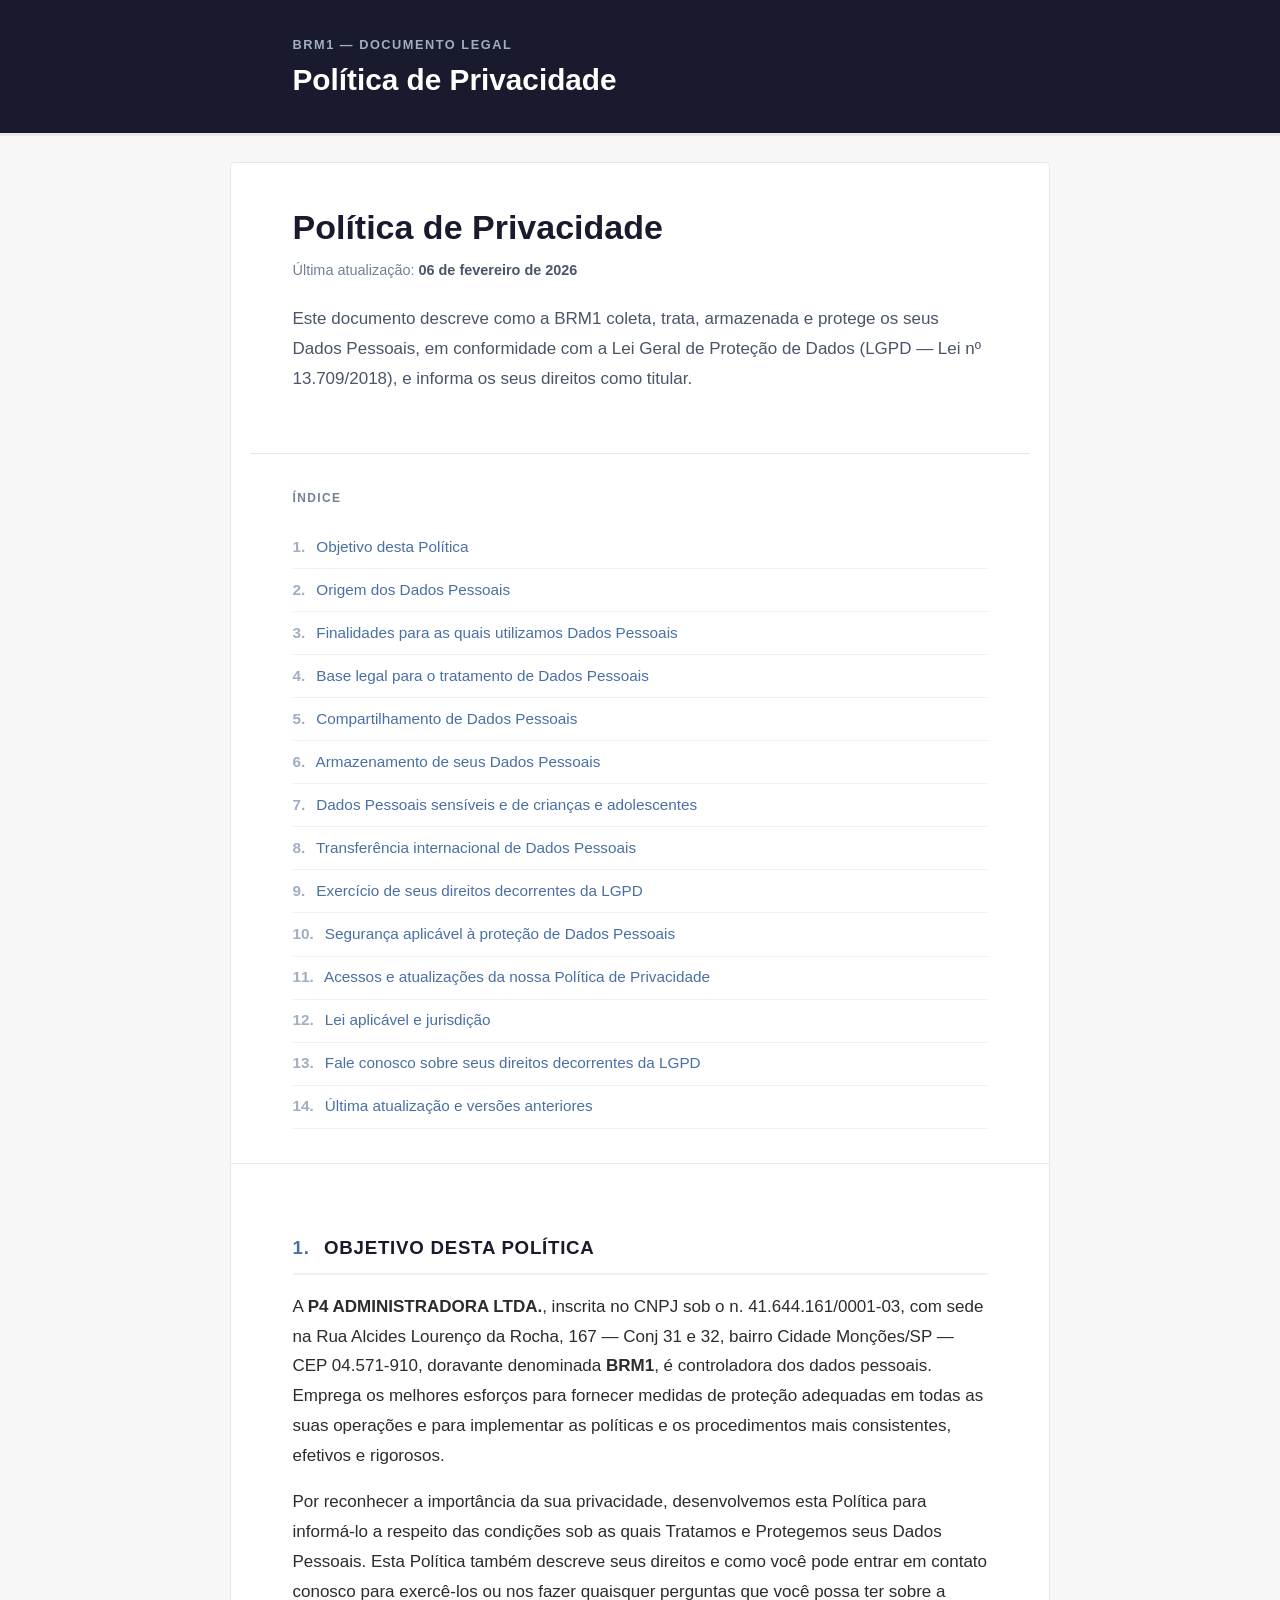
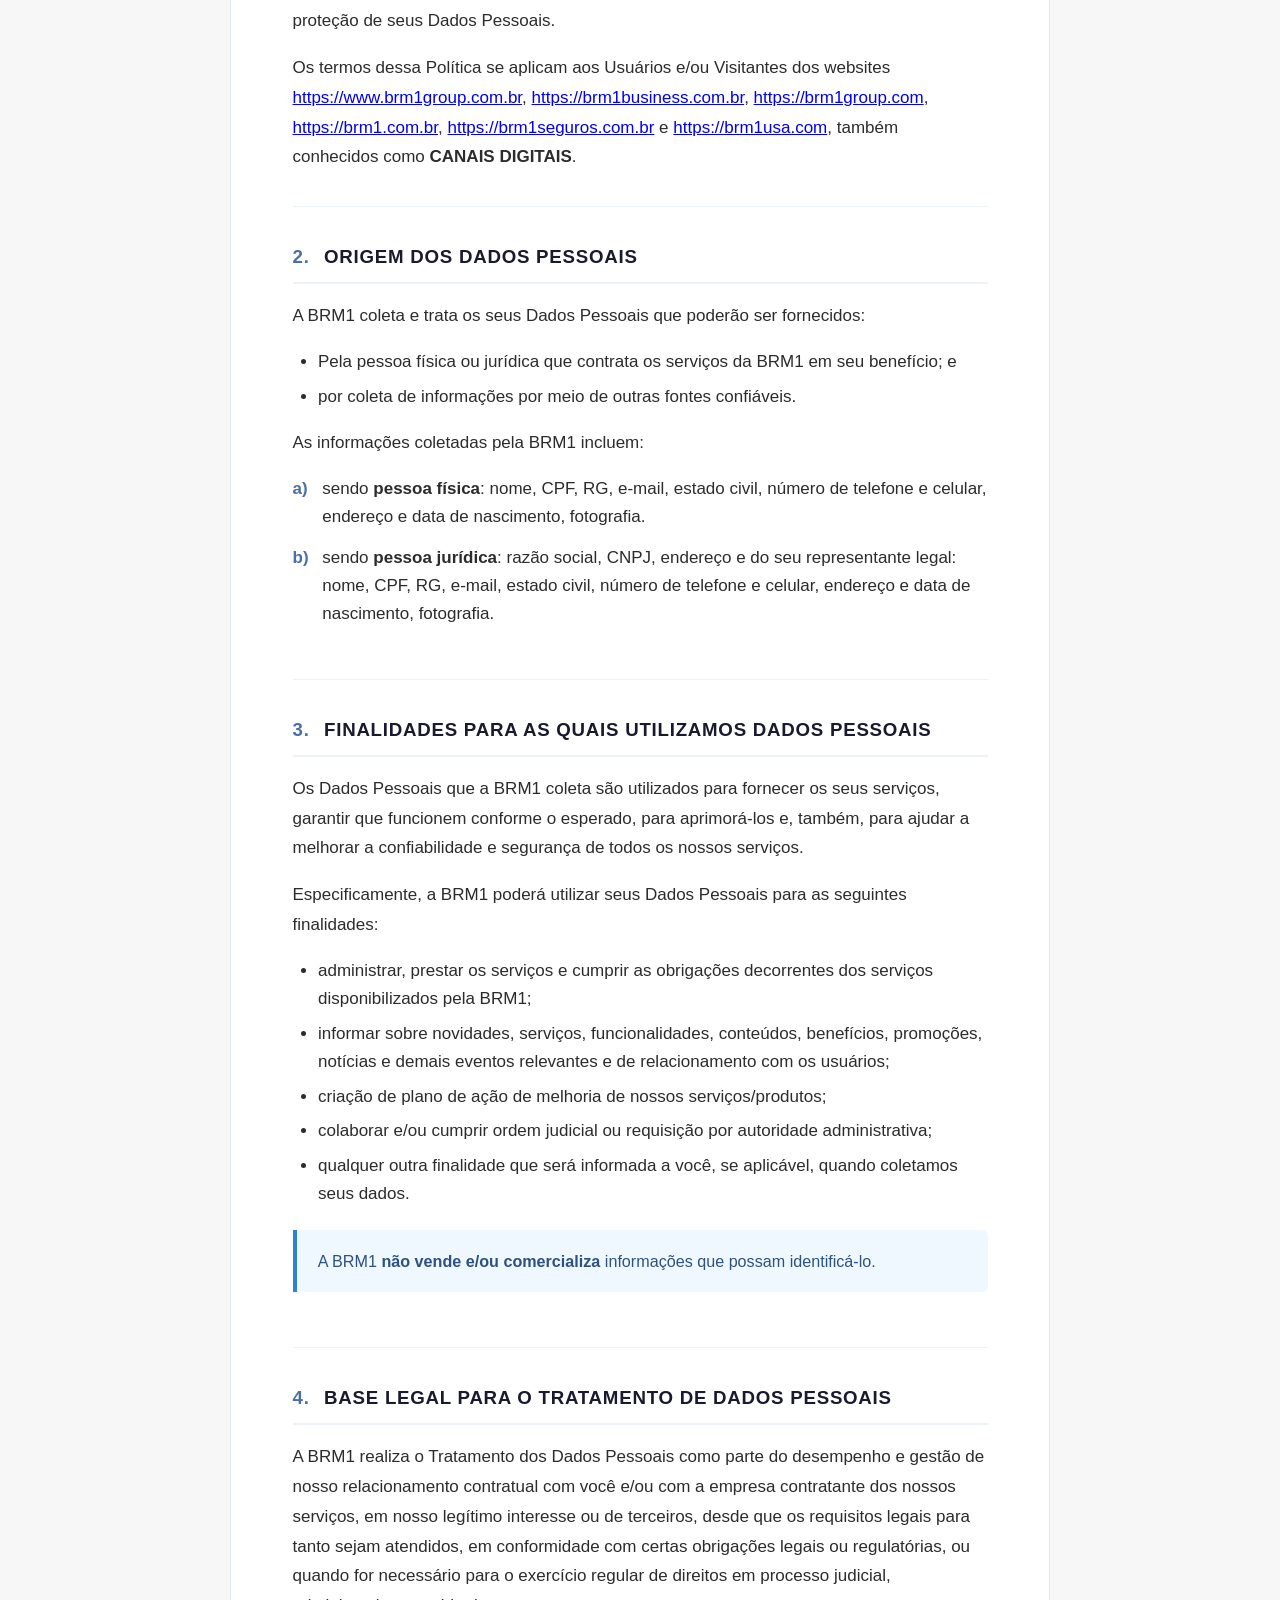
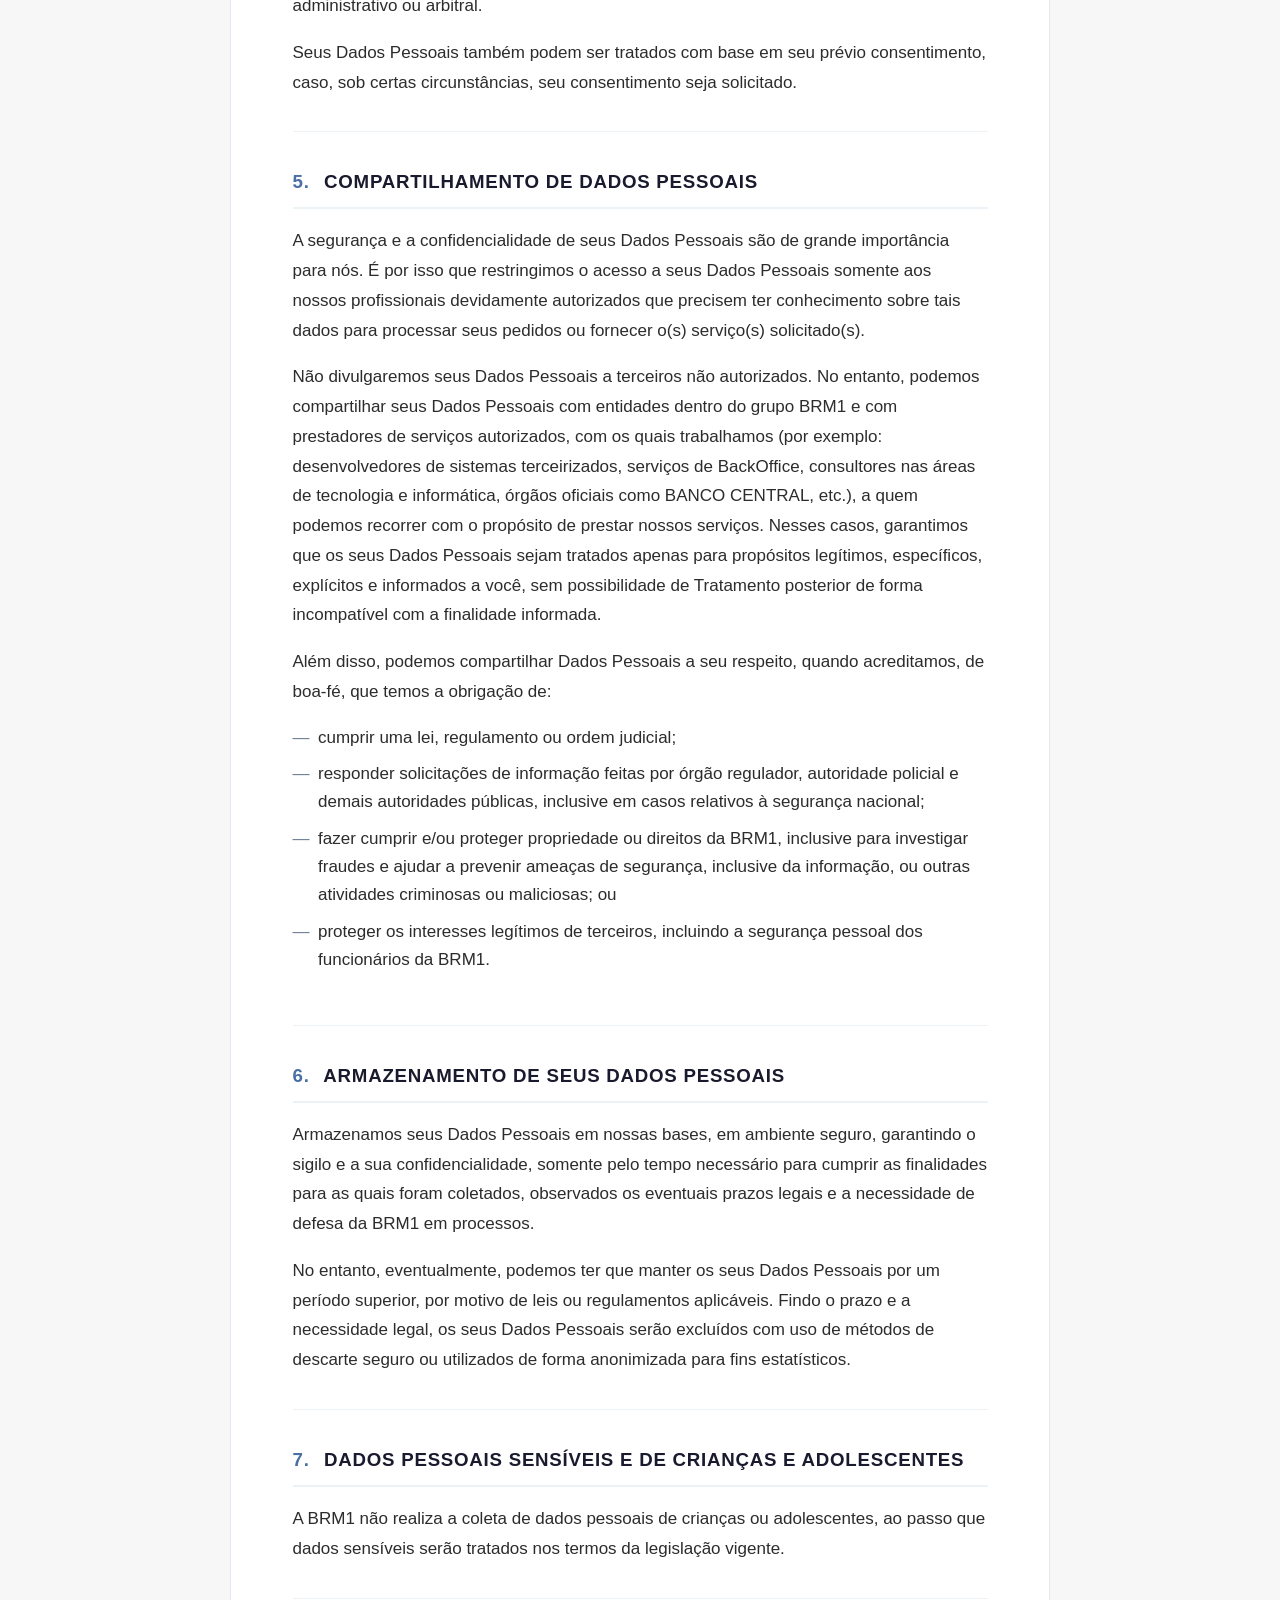
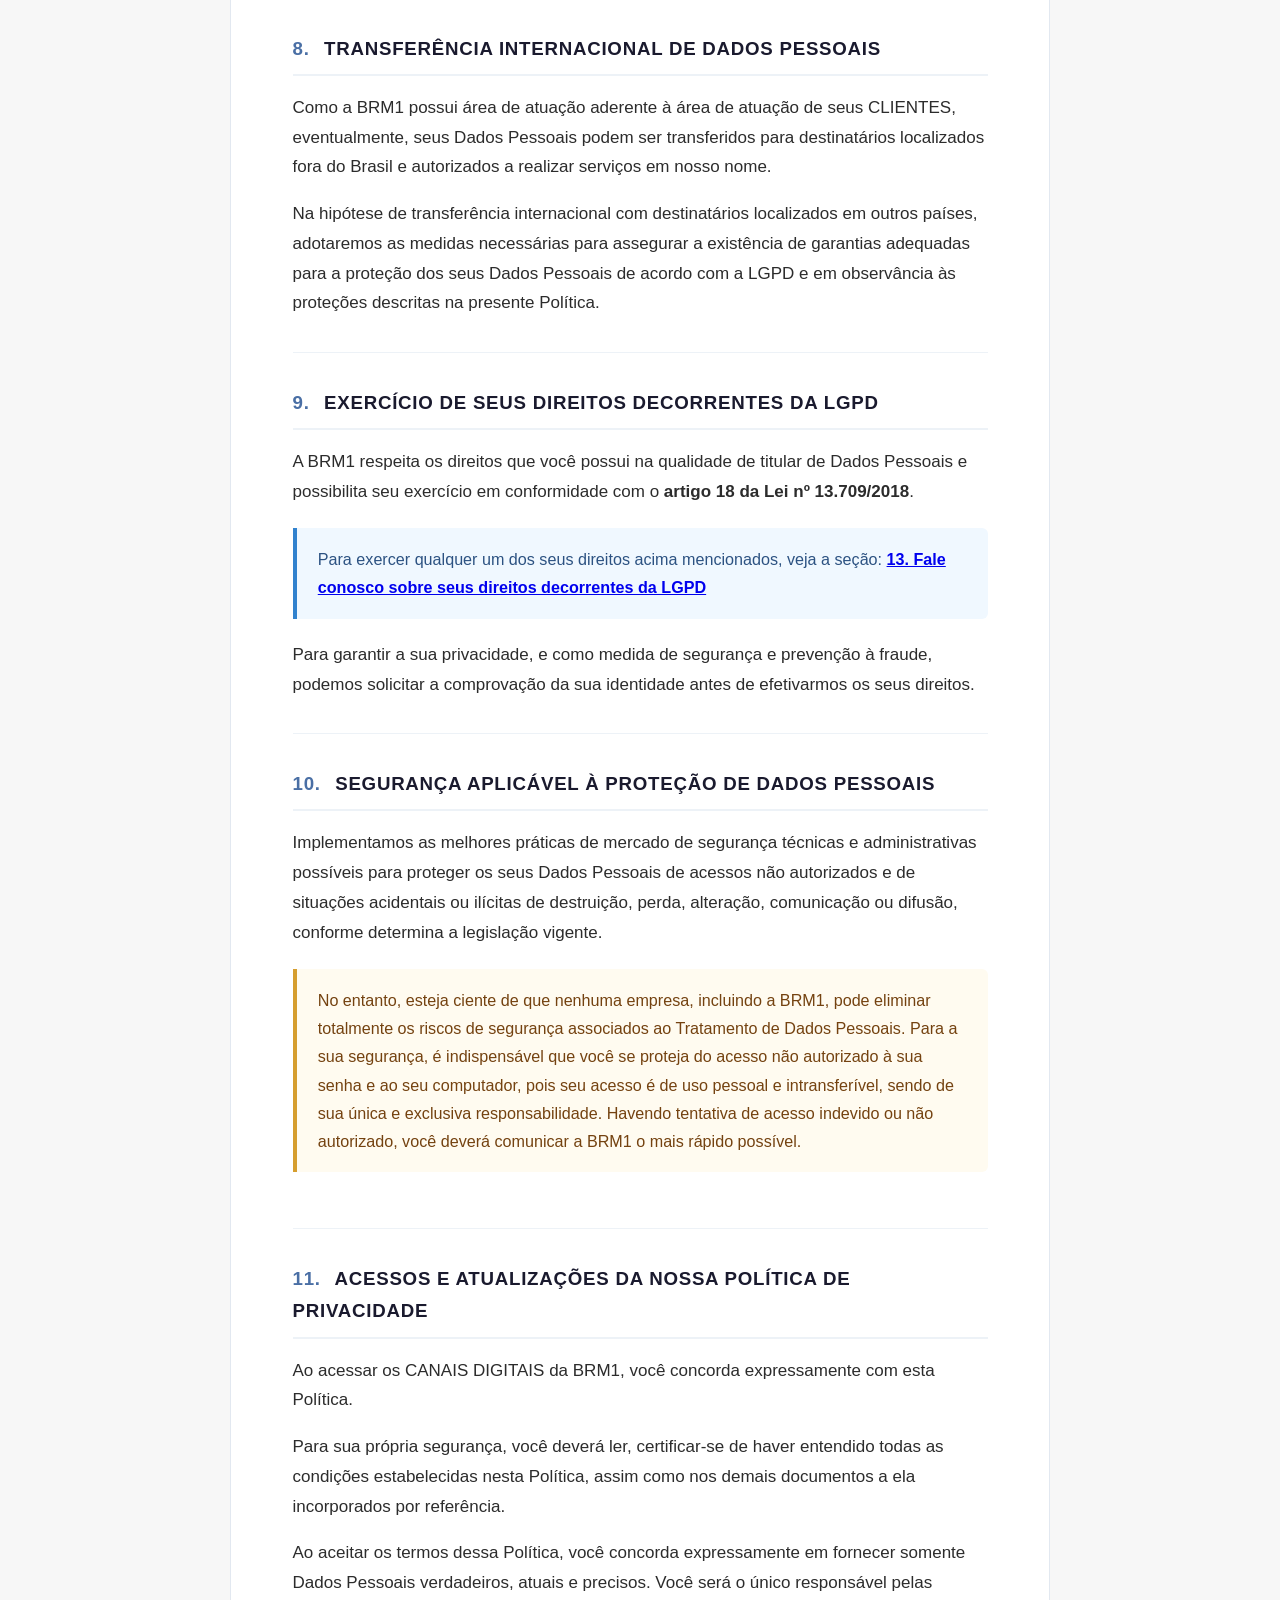
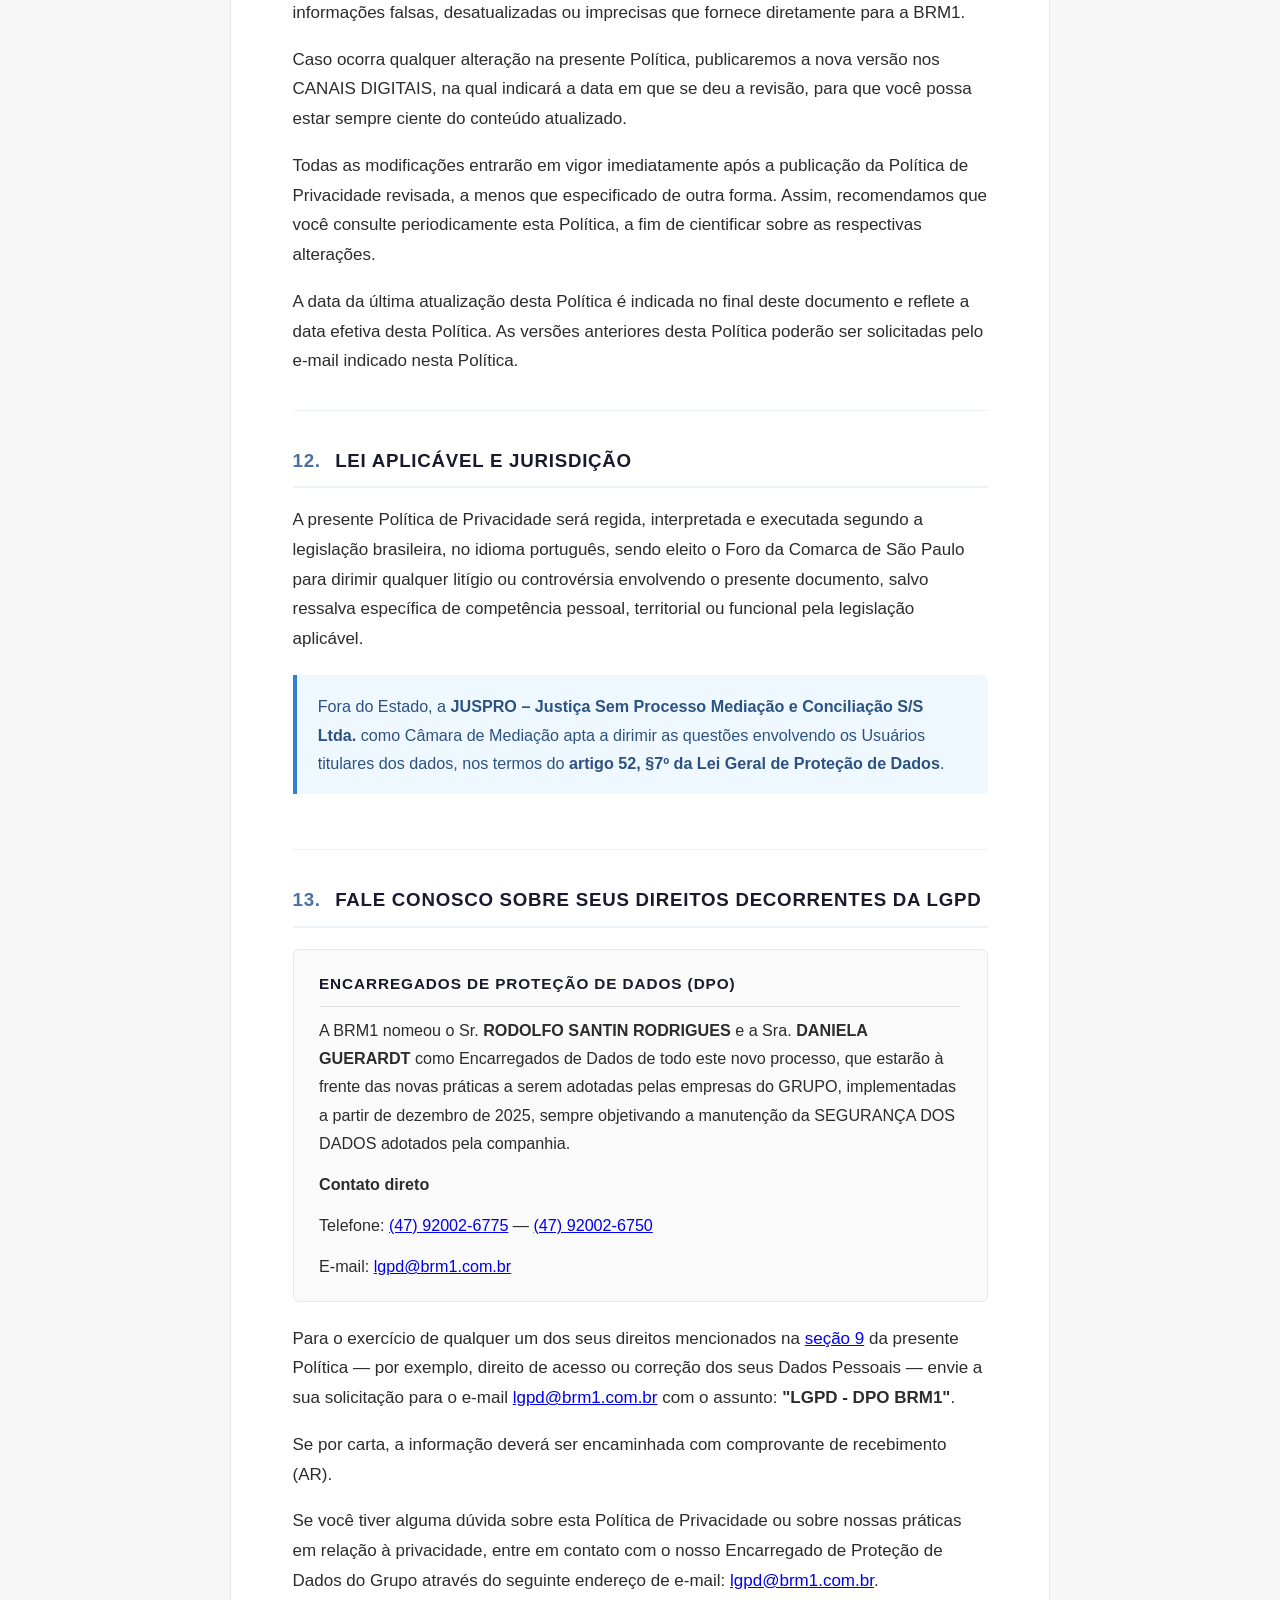
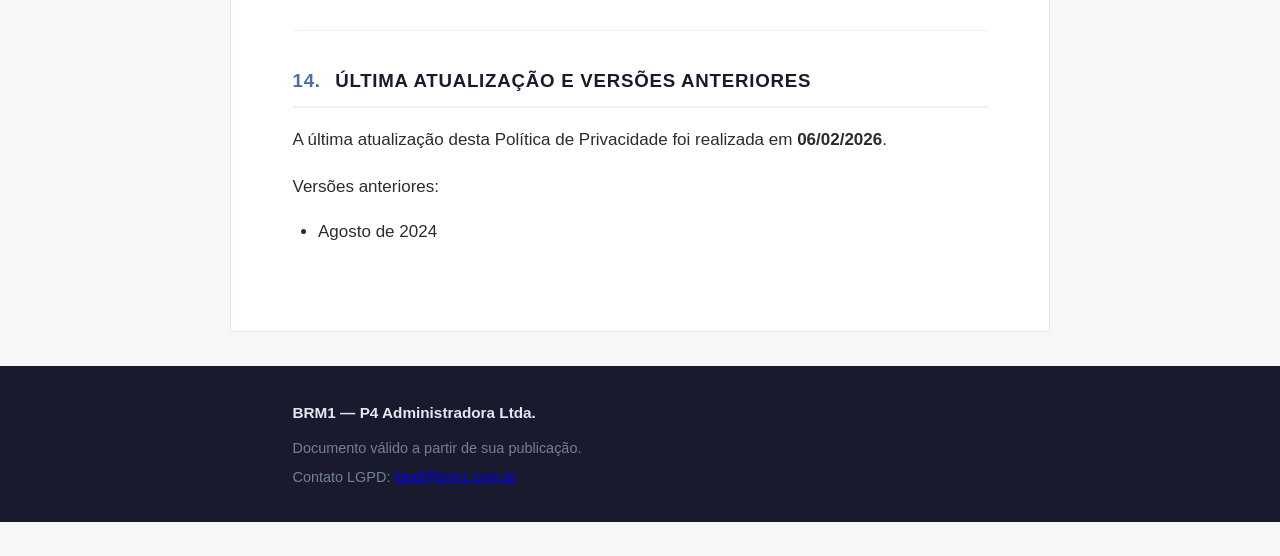
<file: politica-de-privacidade.html>
<!DOCTYPE html>
<html lang="pt-BR">
<head>
  <meta charset="UTF-8" />
  <meta name="viewport" content="width=device-width, initial-scale=1.0" />

  <!-- [REUSE] Change this title per document -->
  <title>Política de Privacidade — BRM1</title>

  <meta name="description" content="Política de Privacidade da BRM1 — P4 Administradora Ltda. Saiba como seus dados pessoais são tratados e protegidos." />
  <meta name="robots" content="noindex, nofollow" />
  <link rel="stylesheet" href="style.css" />
</head>
<body>

  <!-- ══════════════════════════════════
       HEADER
       [REUSE] Update brand name and document title per document
       ══════════════════════════════════ -->
  <header class="site-header">
    <div class="page-wrapper">
      <span class="site-header__brand">BRM1 — Documento Legal</span>
      <!-- [REUSE] Change h1 text per document -->
      <h1 class="site-header__title">Política de Privacidade</h1>
    </div>
  </header>

  <main class="site-main">

    <!-- ══════════════════════════════════
         INTRO SECTION
         [REUSE] Update h2, date, and lead sentence per document
         ══════════════════════════════════ -->
    <section class="intro-section" aria-labelledby="doc-title">
      <div class="page-wrapper">

        <!-- [REUSE] Change per document -->
        <h2 class="intro-section__heading" id="doc-title">Política de Privacidade</h2>

        <!-- [REUSE] Update this date per document version -->
        <p class="intro-section__meta">
          Última atualização: <time datetime="2026-02-06">06 de fevereiro de 2026</time>
        </p>

        <p class="intro-section__lead">
          Este documento descreve como a BRM1 coleta, trata, armazenada e protege os seus Dados
          Pessoais, em conformidade com a Lei Geral de Proteção de Dados (LGPD — Lei nº
          13.709/2018), e informa os seus direitos como titular.
        </p>

      </div>
    </section>

    <!-- ══════════════════════════════════
         TABLE OF CONTENTS
         [REUSE] Update anchor links and labels to match sections of each document
         ══════════════════════════════════ -->
    <nav class="toc-section" aria-label="Índice do documento">
      <div class="page-wrapper">
        <h2 class="toc__heading">Índice</h2>
        <ol class="toc__list">
          <li><a href="#sec-1"><span class="toc__num">1.</span> Objetivo desta Política</a></li>
          <li><a href="#sec-2"><span class="toc__num">2.</span> Origem dos Dados Pessoais</a></li>
          <li><a href="#sec-3"><span class="toc__num">3.</span> Finalidades para as quais utilizamos Dados Pessoais</a></li>
          <li><a href="#sec-4"><span class="toc__num">4.</span> Base legal para o tratamento de Dados Pessoais</a></li>
          <li><a href="#sec-5"><span class="toc__num">5.</span> Compartilhamento de Dados Pessoais</a></li>
          <li><a href="#sec-6"><span class="toc__num">6.</span> Armazenamento de seus Dados Pessoais</a></li>
          <li><a href="#sec-7"><span class="toc__num">7.</span> Dados Pessoais sensíveis e de crianças e adolescentes</a></li>
          <li><a href="#sec-8"><span class="toc__num">8.</span> Transferência internacional de Dados Pessoais</a></li>
          <li><a href="#sec-9"><span class="toc__num">9.</span> Exercício de seus direitos decorrentes da LGPD</a></li>
          <li><a href="#sec-10"><span class="toc__num">10.</span> Segurança aplicável à proteção de Dados Pessoais</a></li>
          <li><a href="#sec-11"><span class="toc__num">11.</span> Acessos e atualizações da nossa Política de Privacidade</a></li>
          <li><a href="#sec-12"><span class="toc__num">12.</span> Lei aplicável e jurisdição</a></li>
          <li><a href="#sec-13"><span class="toc__num">13.</span> Fale conosco sobre seus direitos decorrentes da LGPD</a></li>
          <li><a href="#sec-14"><span class="toc__num">14.</span> Última atualização e versões anteriores</a></li>
        </ol>
      </div>
    </nav>

    <!-- ══════════════════════════════════
         MAIN CONTENT BODY
         [REUSE] Replace everything inside content-body with the new document's sections
         ══════════════════════════════════ -->
    <article class="content-body">
      <div class="page-wrapper">

        <!-- ── SEÇÃO 1 ── -->
        <section class="doc-section" id="sec-1" aria-labelledby="heading-sec-1">
          <h2 class="doc-section__heading" id="heading-sec-1">
            <span class="section-num">1.</span> Objetivo desta Política
          </h2>

          <p>
            A <strong>P4 ADMINISTRADORA LTDA.</strong>, inscrita no CNPJ sob o n.
            41.644.161/0001-03, com sede na Rua Alcides Lourenço da Rocha, 167 — Conj 31 e 32,
            bairro Cidade Monções/SP — CEP 04.571-910, doravante denominada <strong>BRM1</strong>,
            é controladora dos dados pessoais. Emprega os melhores esforços para fornecer medidas
            de proteção adequadas em todas as suas operações e para implementar as políticas e os
            procedimentos mais consistentes, efetivos e rigorosos.
          </p>

          <p>
            Por reconhecer a importância da sua privacidade, desenvolvemos esta Política para
            informá-lo a respeito das condições sob as quais Tratamos e Protegemos seus Dados
            Pessoais. Esta Política também descreve seus direitos e como você pode entrar em
            contato conosco para exercê-los ou nos fazer quaisquer perguntas que você possa ter
            sobre a proteção de seus Dados Pessoais.
          </p>

          <p>
            Os termos dessa Política se aplicam aos Usuários e/ou Visitantes dos websites
            <a href="https://www.brm1group.com.br" target="_blank" rel="noopener noreferrer">https://www.brm1group.com.br</a>,
            <a href="https://brm1business.com.br" target="_blank" rel="noopener noreferrer">https://brm1business.com.br</a>,
            <a href="https://brm1group.com" target="_blank" rel="noopener noreferrer">https://brm1group.com</a>,
            <a href="https://brm1.com.br" target="_blank" rel="noopener noreferrer">https://brm1.com.br</a>,
            <a href="https://brm1seguros.com.br" target="_blank" rel="noopener noreferrer">https://brm1seguros.com.br</a>
            e
            <a href="https://brm1usa.com" target="_blank" rel="noopener noreferrer">https://brm1usa.com</a>,
            também conhecidos como <strong>CANAIS DIGITAIS</strong>.
          </p>
        </section>

        <!-- ── SEÇÃO 2 ── -->
        <section class="doc-section" id="sec-2" aria-labelledby="heading-sec-2">
          <h2 class="doc-section__heading" id="heading-sec-2">
            <span class="section-num">2.</span> Origem dos Dados Pessoais
          </h2>

          <p>A BRM1 coleta e trata os seus Dados Pessoais que poderão ser fornecidos:</p>

          <ul>
            <li>Pela pessoa física ou jurídica que contrata os serviços da BRM1 em seu benefício; e</li>
            <li>por coleta de informações por meio de outras fontes confiáveis.</li>
          </ul>

          <p>As informações coletadas pela BRM1 incluem:</p>

          <ol class="lettered">
            <li>
              <span class="item-label">a)</span>
              sendo <strong>pessoa física</strong>: nome, CPF, RG, e-mail, estado civil, número
              de telefone e celular, endereço e data de nascimento, fotografia.
            </li>
            <li>
              <span class="item-label">b)</span>
              sendo <strong>pessoa jurídica</strong>: razão social, CNPJ, endereço e do seu
              representante legal: nome, CPF, RG, e-mail, estado civil, número de telefone e
              celular, endereço e data de nascimento, fotografia.
            </li>
          </ol>
        </section>

        <!-- ── SEÇÃO 3 ── -->
        <section class="doc-section" id="sec-3" aria-labelledby="heading-sec-3">
          <h2 class="doc-section__heading" id="heading-sec-3">
            <span class="section-num">3.</span> Finalidades para as quais utilizamos Dados Pessoais
          </h2>

          <p>
            Os Dados Pessoais que a BRM1 coleta são utilizados para fornecer os seus serviços,
            garantir que funcionem conforme o esperado, para aprimorá-los e, também, para ajudar
            a melhorar a confiabilidade e segurança de todos os nossos serviços.
          </p>

          <p>Especificamente, a BRM1 poderá utilizar seus Dados Pessoais para as seguintes finalidades:</p>

          <ul>
            <li>administrar, prestar os serviços e cumprir as obrigações decorrentes dos serviços disponibilizados pela BRM1;</li>
            <li>informar sobre novidades, serviços, funcionalidades, conteúdos, benefícios, promoções, notícias e demais eventos relevantes e de relacionamento com os usuários;</li>
            <li>criação de plano de ação de melhoria de nossos serviços/produtos;</li>
            <li>colaborar e/ou cumprir ordem judicial ou requisição por autoridade administrativa;</li>
            <li>qualquer outra finalidade que será informada a você, se aplicável, quando coletamos seus dados.</li>
          </ul>

          <div class="callout-info">
            A BRM1 <strong>não vende e/ou comercializa</strong> informações que possam identificá-lo.
          </div>
        </section>

        <!-- ── SEÇÃO 4 ── -->
        <section class="doc-section" id="sec-4" aria-labelledby="heading-sec-4">
          <h2 class="doc-section__heading" id="heading-sec-4">
            <span class="section-num">4.</span> Base legal para o tratamento de Dados Pessoais
          </h2>

          <p>
            A BRM1 realiza o Tratamento dos Dados Pessoais como parte do desempenho e gestão de
            nosso relacionamento contratual com você e/ou com a empresa contratante dos nossos
            serviços, em nosso legítimo interesse ou de terceiros, desde que os requisitos legais
            para tanto sejam atendidos, em conformidade com certas obrigações legais ou
            regulatórias, ou quando for necessário para o exercício regular de direitos em
            processo judicial, administrativo ou arbitral.
          </p>

          <p>
            Seus Dados Pessoais também podem ser tratados com base em seu prévio consentimento,
            caso, sob certas circunstâncias, seu consentimento seja solicitado.
          </p>
        </section>

        <!-- ── SEÇÃO 5 ── -->
        <section class="doc-section" id="sec-5" aria-labelledby="heading-sec-5">
          <h2 class="doc-section__heading" id="heading-sec-5">
            <span class="section-num">5.</span> Compartilhamento de Dados Pessoais
          </h2>

          <p>
            A segurança e a confidencialidade de seus Dados Pessoais são de grande importância
            para nós. É por isso que restringimos o acesso a seus Dados Pessoais somente aos
            nossos profissionais devidamente autorizados que precisem ter conhecimento sobre tais
            dados para processar seus pedidos ou fornecer o(s) serviço(s) solicitado(s).
          </p>

          <p>
            Não divulgaremos seus Dados Pessoais a terceiros não autorizados. No entanto, podemos
            compartilhar seus Dados Pessoais com entidades dentro do grupo BRM1 e com prestadores
            de serviços autorizados, com os quais trabalhamos (por exemplo: desenvolvedores de
            sistemas terceirizados, serviços de BackOffice, consultores nas áreas de tecnologia e
            informática, órgãos oficiais como BANCO CENTRAL, etc.), a quem podemos recorrer com o
            propósito de prestar nossos serviços. Nesses casos, garantimos que os seus Dados
            Pessoais sejam tratados apenas para propósitos legítimos, específicos, explícitos e
            informados a você, sem possibilidade de Tratamento posterior de forma incompatível com
            a finalidade informada.
          </p>

          <p>
            Além disso, podemos compartilhar Dados Pessoais a seu respeito, quando acreditamos,
            de boa-fé, que temos a obrigação de:
          </p>

          <ul class="dash-list">
            <li>cumprir uma lei, regulamento ou ordem judicial;</li>
            <li>responder solicitações de informação feitas por órgão regulador, autoridade policial e demais autoridades públicas, inclusive em casos relativos à segurança nacional;</li>
            <li>fazer cumprir e/ou proteger propriedade ou direitos da BRM1, inclusive para investigar fraudes e ajudar a prevenir ameaças de segurança, inclusive da informação, ou outras atividades criminosas ou maliciosas; ou</li>
            <li>proteger os interesses legítimos de terceiros, incluindo a segurança pessoal dos funcionários da BRM1.</li>
          </ul>
        </section>

        <!-- ── SEÇÃO 6 ── -->
        <section class="doc-section" id="sec-6" aria-labelledby="heading-sec-6">
          <h2 class="doc-section__heading" id="heading-sec-6">
            <span class="section-num">6.</span> Armazenamento de seus Dados Pessoais
          </h2>

          <p>
            Armazenamos seus Dados Pessoais em nossas bases, em ambiente seguro, garantindo o
            sigilo e a sua confidencialidade, somente pelo tempo necessário para cumprir as
            finalidades para as quais foram coletados, observados os eventuais prazos legais e
            a necessidade de defesa da BRM1 em processos.
          </p>

          <p>
            No entanto, eventualmente, podemos ter que manter os seus Dados Pessoais por um
            período superior, por motivo de leis ou regulamentos aplicáveis. Findo o prazo e a
            necessidade legal, os seus Dados Pessoais serão excluídos com uso de métodos de
            descarte seguro ou utilizados de forma anonimizada para fins estatísticos.
          </p>
        </section>

        <!-- ── SEÇÃO 7 ── -->
        <section class="doc-section" id="sec-7" aria-labelledby="heading-sec-7">
          <h2 class="doc-section__heading" id="heading-sec-7">
            <span class="section-num">7.</span> Dados Pessoais sensíveis e de crianças e adolescentes
          </h2>

          <p>
            A BRM1 não realiza a coleta de dados pessoais de crianças ou adolescentes, ao passo
            que dados sensíveis serão tratados nos termos da legislação vigente.
          </p>
        </section>

        <!-- ── SEÇÃO 8 ── -->
        <section class="doc-section" id="sec-8" aria-labelledby="heading-sec-8">
          <h2 class="doc-section__heading" id="heading-sec-8">
            <span class="section-num">8.</span> Transferência internacional de Dados Pessoais
          </h2>

          <p>
            Como a BRM1 possui área de atuação aderente à área de atuação de seus CLIENTES,
            eventualmente, seus Dados Pessoais podem ser transferidos para destinatários
            localizados fora do Brasil e autorizados a realizar serviços em nosso nome.
          </p>

          <p>
            Na hipótese de transferência internacional com destinatários localizados em outros
            países, adotaremos as medidas necessárias para assegurar a existência de garantias
            adequadas para a proteção dos seus Dados Pessoais de acordo com a LGPD e em
            observância às proteções descritas na presente Política.
          </p>
        </section>

        <!-- ── SEÇÃO 9 ── -->
        <section class="doc-section" id="sec-9" aria-labelledby="heading-sec-9">
          <h2 class="doc-section__heading" id="heading-sec-9">
            <span class="section-num">9.</span> Exercício de seus direitos decorrentes da LGPD
          </h2>

          <p>
            A BRM1 respeita os direitos que você possui na qualidade de titular de Dados Pessoais
            e possibilita seu exercício em conformidade com o
            <strong>artigo 18 da Lei nº 13.709/2018</strong>.
          </p>

          <div class="callout-info">
            Para exercer qualquer um dos seus direitos acima mencionados, veja a seção:
            <strong><a href="#sec-13">13. Fale conosco sobre seus direitos decorrentes da LGPD</a></strong>
          </div>

          <p>
            Para garantir a sua privacidade, e como medida de segurança e prevenção à fraude,
            podemos solicitar a comprovação da sua identidade antes de efetivarmos os seus
            direitos.
          </p>
        </section>

        <!-- ── SEÇÃO 10 ── -->
        <section class="doc-section" id="sec-10" aria-labelledby="heading-sec-10">
          <h2 class="doc-section__heading" id="heading-sec-10">
            <span class="section-num">10.</span> Segurança aplicável à proteção de Dados Pessoais
          </h2>

          <p>
            Implementamos as melhores práticas de mercado de segurança técnicas e administrativas
            possíveis para proteger os seus Dados Pessoais de acessos não autorizados e de
            situações acidentais ou ilícitas de destruição, perda, alteração, comunicação ou
            difusão, conforme determina a legislação vigente.
          </p>

          <div class="callout-warning">
            No entanto, esteja ciente de que nenhuma empresa, incluindo a BRM1, pode eliminar
            totalmente os riscos de segurança associados ao Tratamento de Dados Pessoais. Para
            a sua segurança, é indispensável que você se proteja do acesso não autorizado à sua
            senha e ao seu computador, pois seu acesso é de uso pessoal e intransferível, sendo
            de sua única e exclusiva responsabilidade. Havendo tentativa de acesso indevido ou
            não autorizado, você deverá comunicar a BRM1 o mais rápido possível.
          </div>
        </section>

        <!-- ── SEÇÃO 11 ── -->
        <section class="doc-section" id="sec-11" aria-labelledby="heading-sec-11">
          <h2 class="doc-section__heading" id="heading-sec-11">
            <span class="section-num">11.</span> Acessos e atualizações da nossa Política de Privacidade
          </h2>

          <p>
            Ao acessar os CANAIS DIGITAIS da BRM1, você concorda expressamente com esta Política.
          </p>

          <p>
            Para sua própria segurança, você deverá ler, certificar-se de haver entendido todas
            as condições estabelecidas nesta Política, assim como nos demais documentos a ela
            incorporados por referência.
          </p>

          <p>
            Ao aceitar os termos dessa Política, você concorda expressamente em fornecer somente
            Dados Pessoais verdadeiros, atuais e precisos. Você será o único responsável pelas
            informações falsas, desatualizadas ou imprecisas que fornece diretamente para a BRM1.
          </p>

          <p>
            Caso ocorra qualquer alteração na presente Política, publicaremos a nova versão nos
            CANAIS DIGITAIS, na qual indicará a data em que se deu a revisão, para que você possa
            estar sempre ciente do conteúdo atualizado.
          </p>

          <p>
            Todas as modificações entrarão em vigor imediatamente após a publicação da Política
            de Privacidade revisada, a menos que especificado de outra forma. Assim,
            recomendamos que você consulte periodicamente esta Política, a fim de cientificar
            sobre as respectivas alterações.
          </p>

          <p>
            A data da última atualização desta Política é indicada no final deste documento e
            reflete a data efetiva desta Política. As versões anteriores desta Política poderão
            ser solicitadas pelo e-mail indicado nesta Política.
          </p>
        </section>

        <!-- ── SEÇÃO 12 ── -->
        <section class="doc-section" id="sec-12" aria-labelledby="heading-sec-12">
          <h2 class="doc-section__heading" id="heading-sec-12">
            <span class="section-num">12.</span> Lei aplicável e jurisdição
          </h2>

          <p>
            A presente Política de Privacidade será regida, interpretada e executada segundo a
            legislação brasileira, no idioma português, sendo eleito o Foro da Comarca de São
            Paulo para dirimir qualquer litígio ou controvérsia envolvendo o presente documento,
            salvo ressalva específica de competência pessoal, territorial ou funcional pela
            legislação aplicável.
          </p>

          <div class="callout-info">
            Fora do Estado, a <strong>JUSPRO – Justiça Sem Processo Mediação e Conciliação S/S
            Ltda.</strong> como Câmara de Mediação apta a dirimir as questões envolvendo os
            Usuários titulares dos dados, nos termos do <strong>artigo 52, §7º da Lei Geral de
            Proteção de Dados</strong>.
          </div>
        </section>

        <!-- ── SEÇÃO 13 ── -->
        <section class="doc-section" id="sec-13" aria-labelledby="heading-sec-13">
          <h2 class="doc-section__heading" id="heading-sec-13">
            <span class="section-num">13.</span> Fale conosco sobre seus direitos decorrentes da LGPD
          </h2>

          <div class="benefit-block">
            <h3 class="benefit-block__title">Encarregados de Proteção de Dados (DPO)</h3>

            <p>
              A BRM1 nomeou o Sr. <strong>RODOLFO SANTIN RODRIGUES</strong> e a Sra.
              <strong>DANIELA GUERARDT</strong> como Encarregados de Dados de todo este novo
              processo, que estarão à frente das novas práticas a serem adotadas pelas empresas
              do GRUPO, implementadas a partir de dezembro de 2025, sempre objetivando a
              manutenção da SEGURANÇA DOS DADOS adotados pela companhia.
            </p>

            <p class="benefit-block__subtitle">Contato direto</p>
            <p>
              Telefone:
              <a href="tel:+554792002-6775">(47) 92002-6775</a> —
              <a href="tel:+554792002-6750">(47) 92002-6750</a>
            </p>
            <p>
              E-mail:
              <a href="mailto:lgpd@brm1.com.br">lgpd@brm1.com.br</a>
            </p>
          </div>

          <p>
            Para o exercício de qualquer um dos seus direitos mencionados na
            <a href="#sec-9">seção 9</a> da presente Política — por exemplo, direito de acesso
            ou correção dos seus Dados Pessoais — envie a sua solicitação para o e-mail
            <a href="mailto:lgpd@brm1.com.br">lgpd@brm1.com.br</a>
            com o assunto: <strong>"LGPD - DPO BRM1"</strong>.
          </p>

          <p>
            Se por carta, a informação deverá ser encaminhada com comprovante de recebimento (AR).
          </p>

          <p>
            Se você tiver alguma dúvida sobre esta Política de Privacidade ou sobre nossas
            práticas em relação à privacidade, entre em contato com o nosso Encarregado de
            Proteção de Dados do Grupo através do seguinte endereço de e-mail:
            <a href="mailto:lgpd@brm1.com.br">lgpd@brm1.com.br</a>.
          </p>
        </section>

        <!-- ── SEÇÃO 14 ── -->
        <section class="doc-section" id="sec-14" aria-labelledby="heading-sec-14">
          <h2 class="doc-section__heading" id="heading-sec-14">
            <span class="section-num">14.</span> Última atualização e versões anteriores
          </h2>

          <!-- [REUSE] Update this date per document version -->
          <p>
            A última atualização desta Política de Privacidade foi realizada em
            <strong><time datetime="2026-02-06">06/02/2026</time></strong>.
          </p>

          <p>Versões anteriores:</p>

          <ul>
            <li>Agosto de 2024</li>
          </ul>
        </section>

      </div>
    </article>

  </main>

  <!-- ══════════════════════════════════
       FOOTER
       [REUSE] Brand name and contact can be updated; do NOT add links to other legal pages here
       ══════════════════════════════════ -->
  <footer class="site-footer">
    <div class="page-wrapper">
      <span class="site-footer__brand">BRM1 — P4 Administradora Ltda.</span>
      <p>Documento válido a partir de sua publicação.</p>
      <p>
        Contato LGPD:
        <a href="mailto:lgpd@brm1.com.br">lgpd@brm1.com.br</a>
      </p>
    </div>
  </footer>

</body>
</html>
</file>
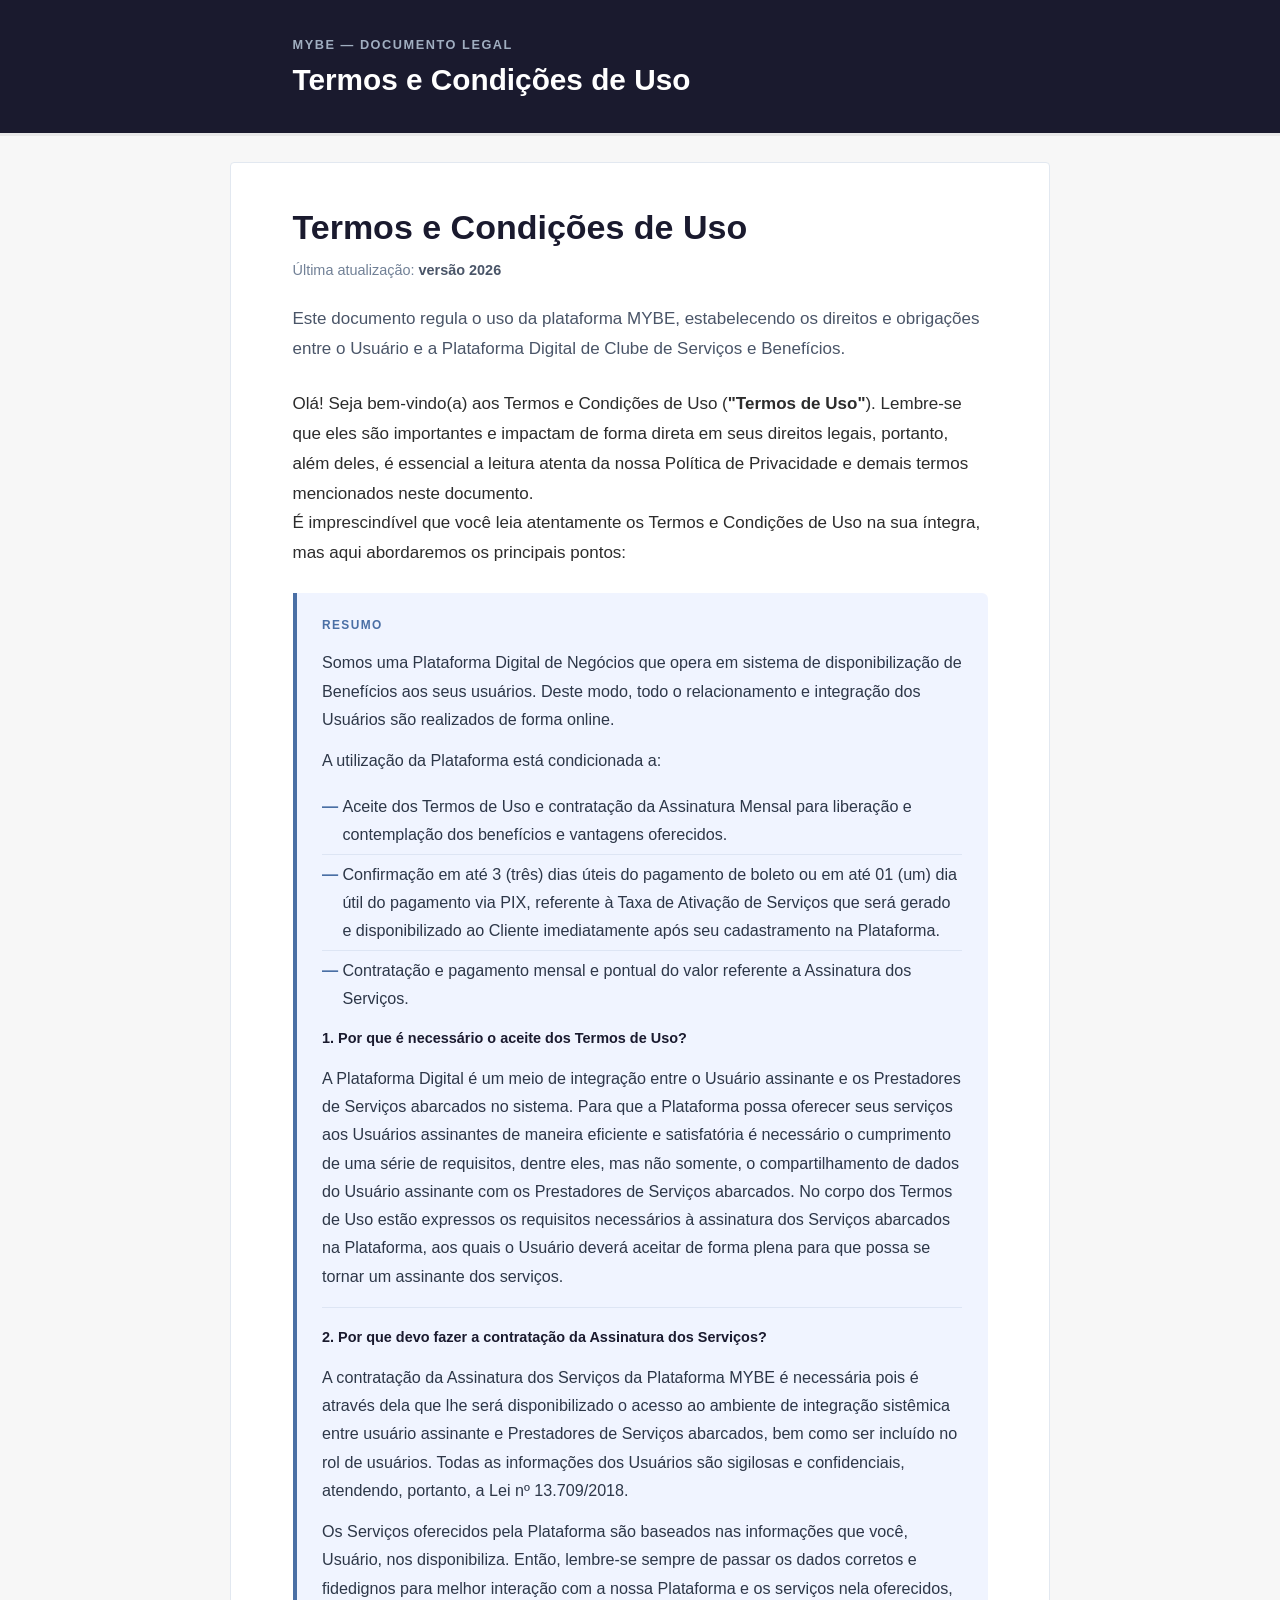
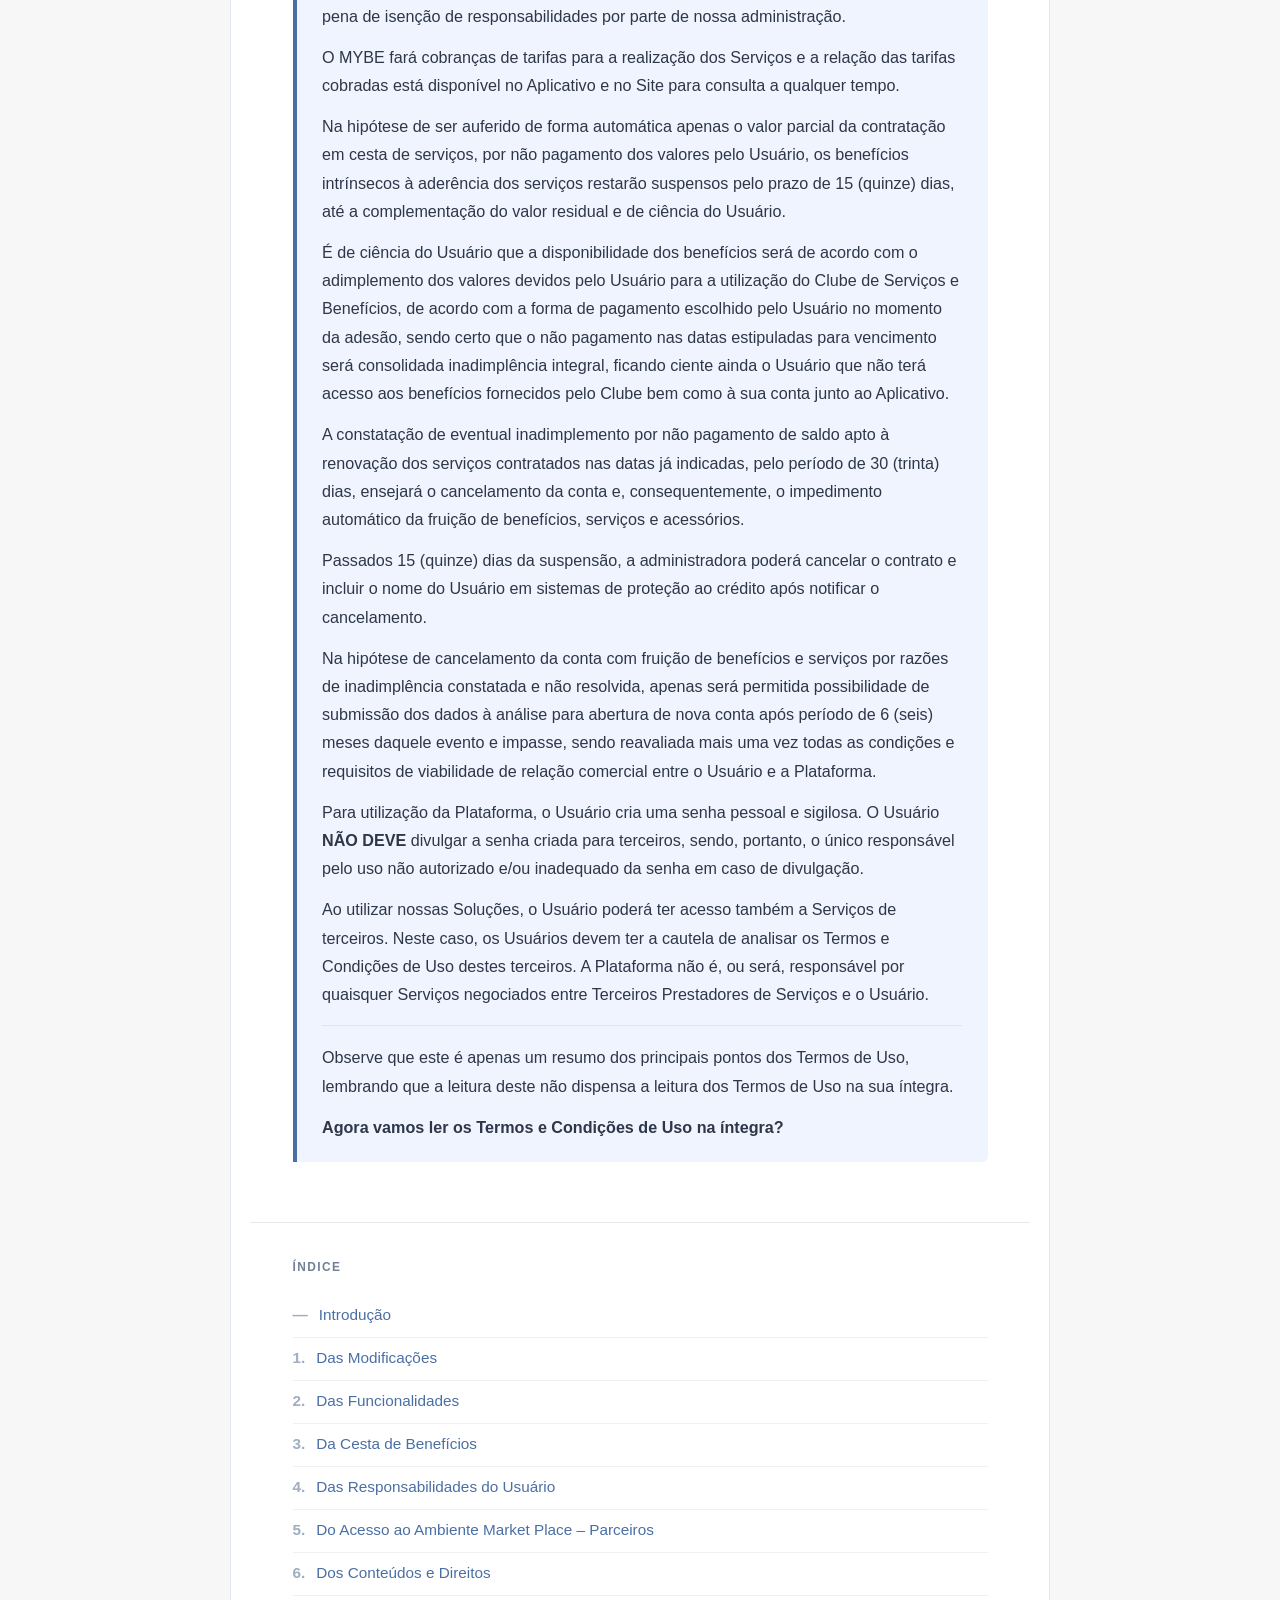
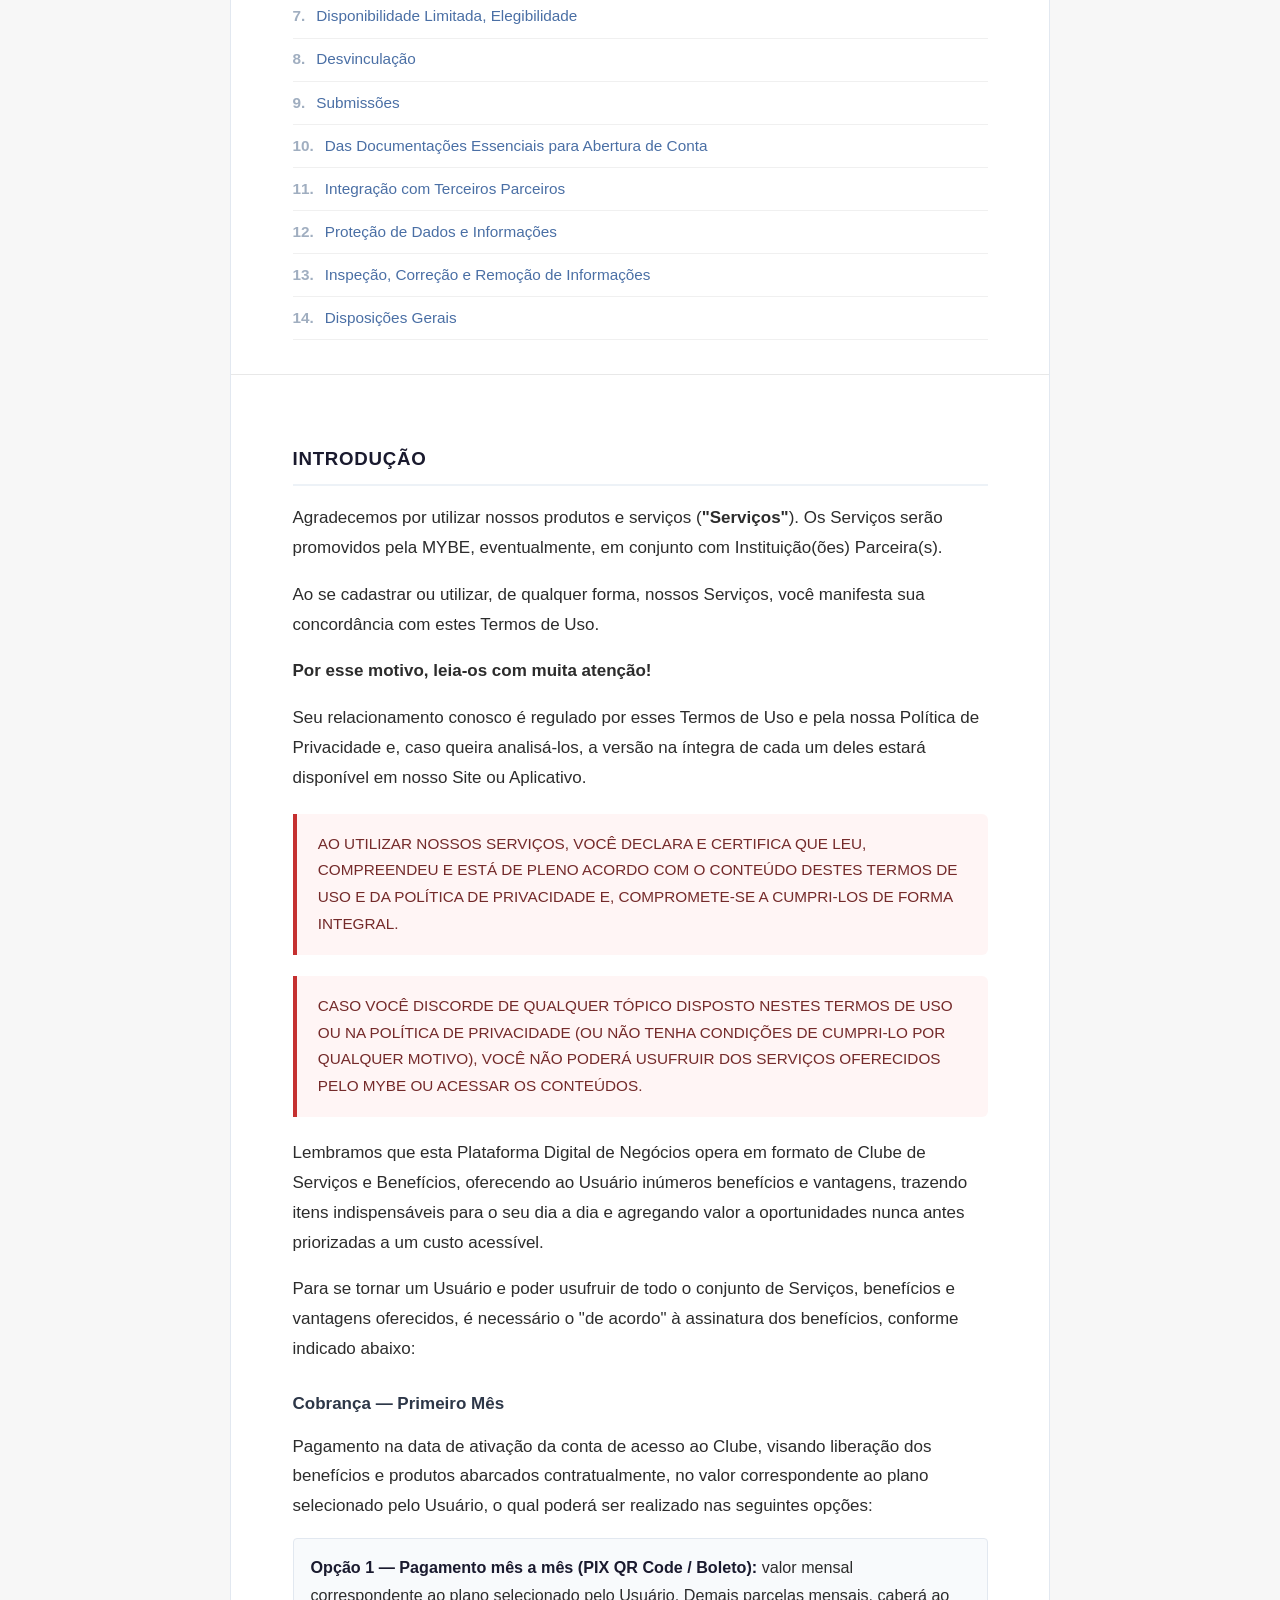
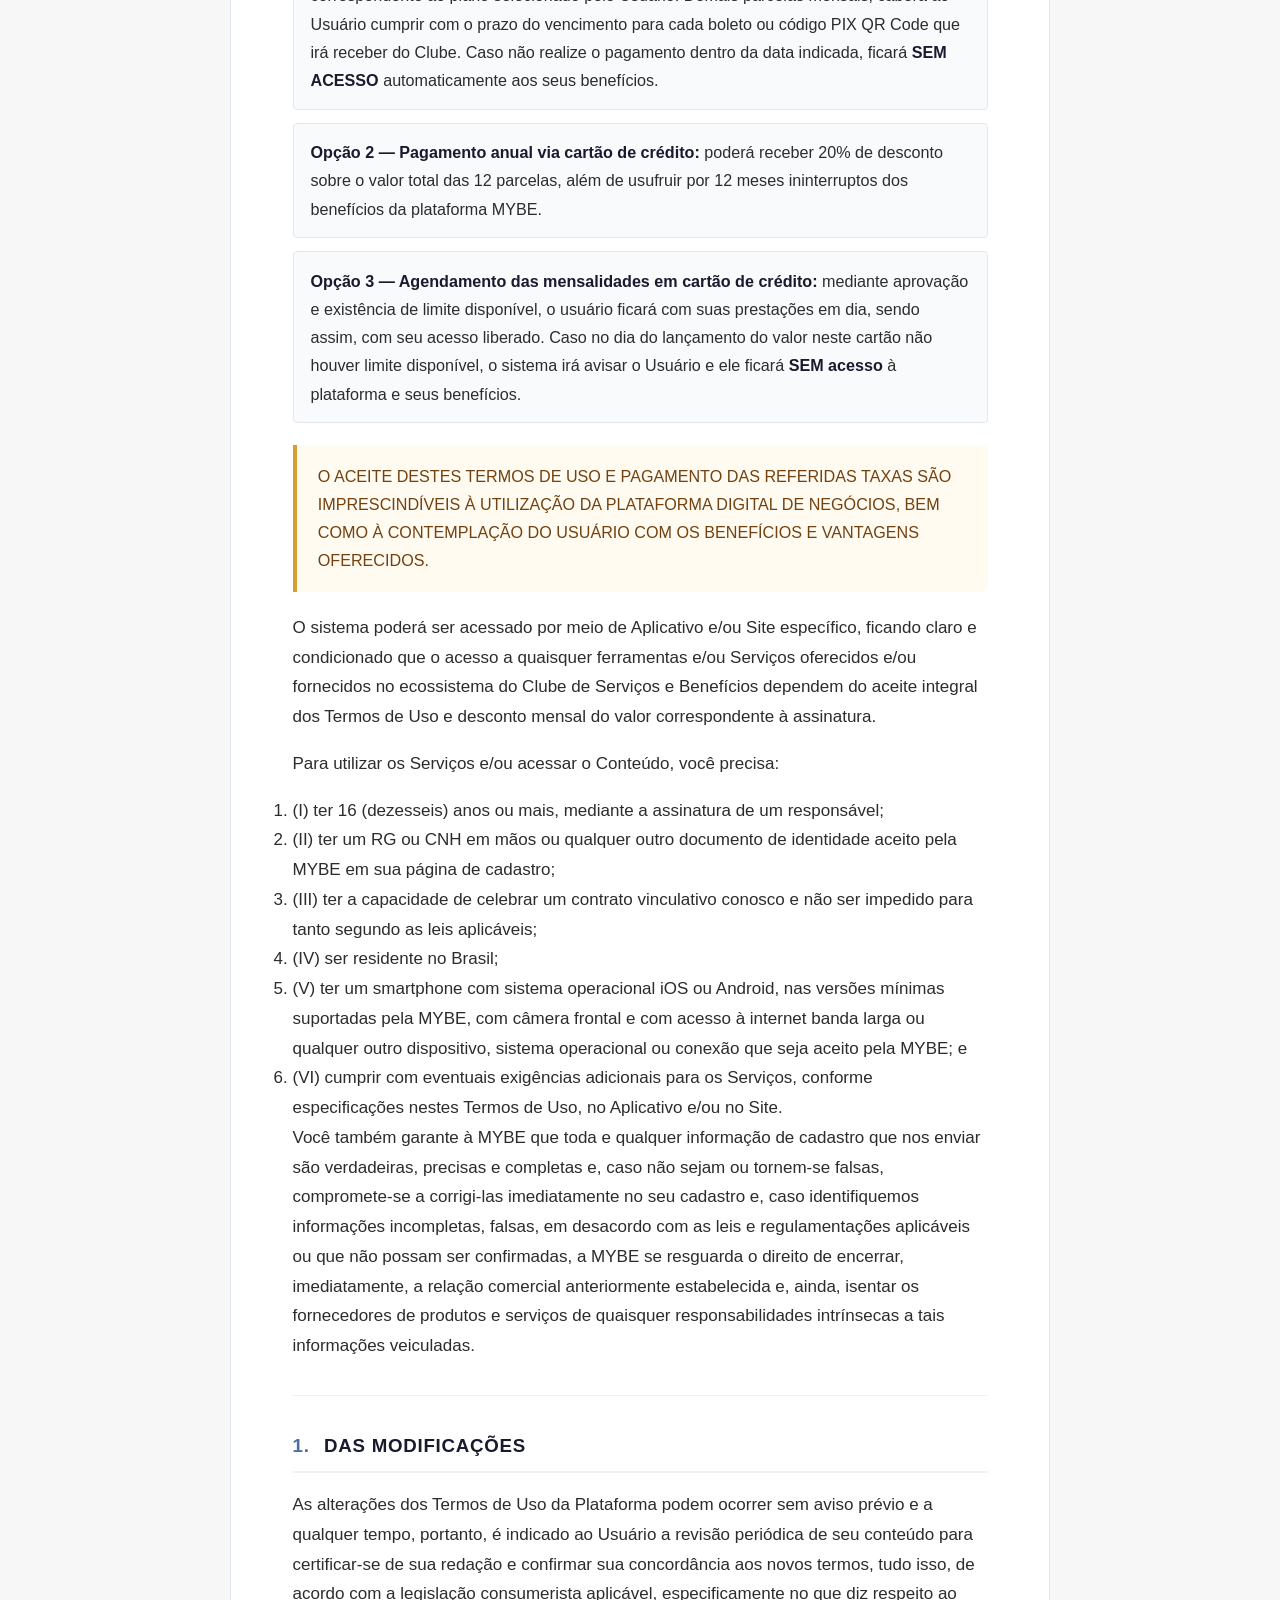
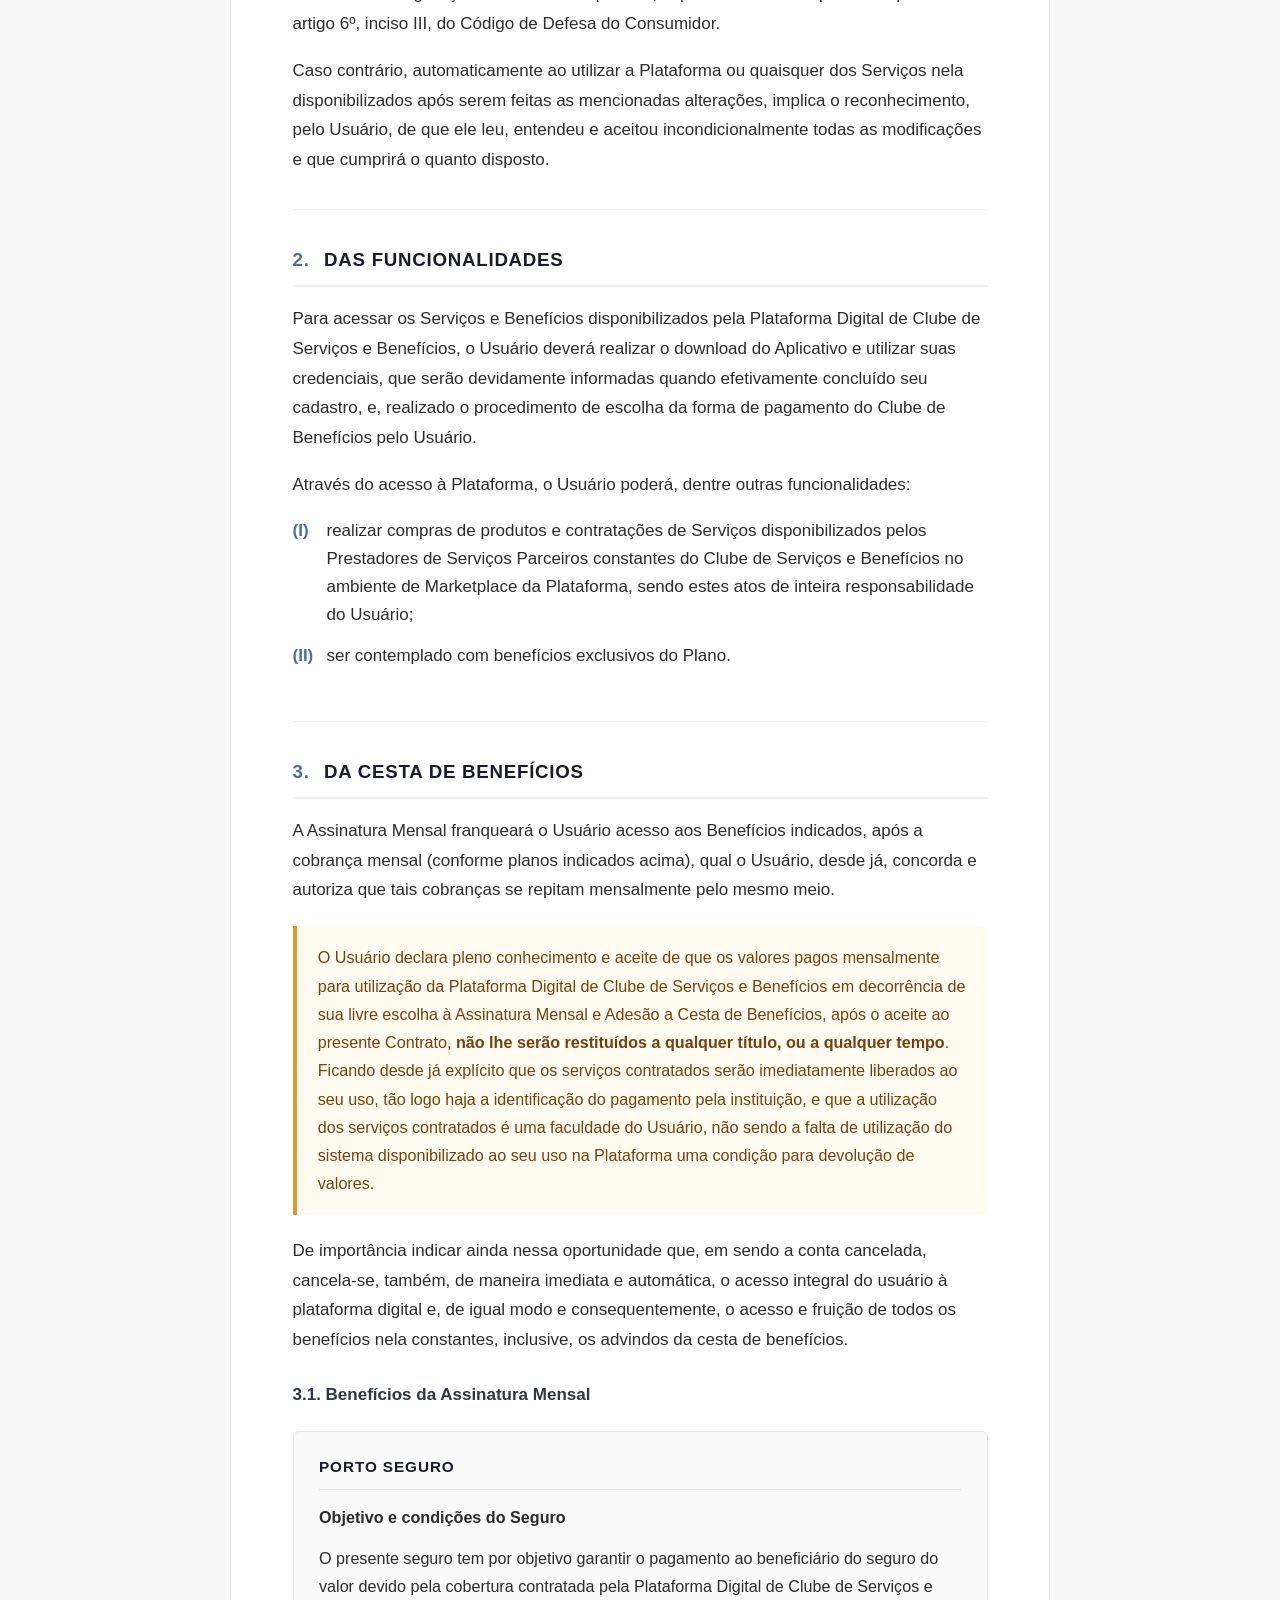
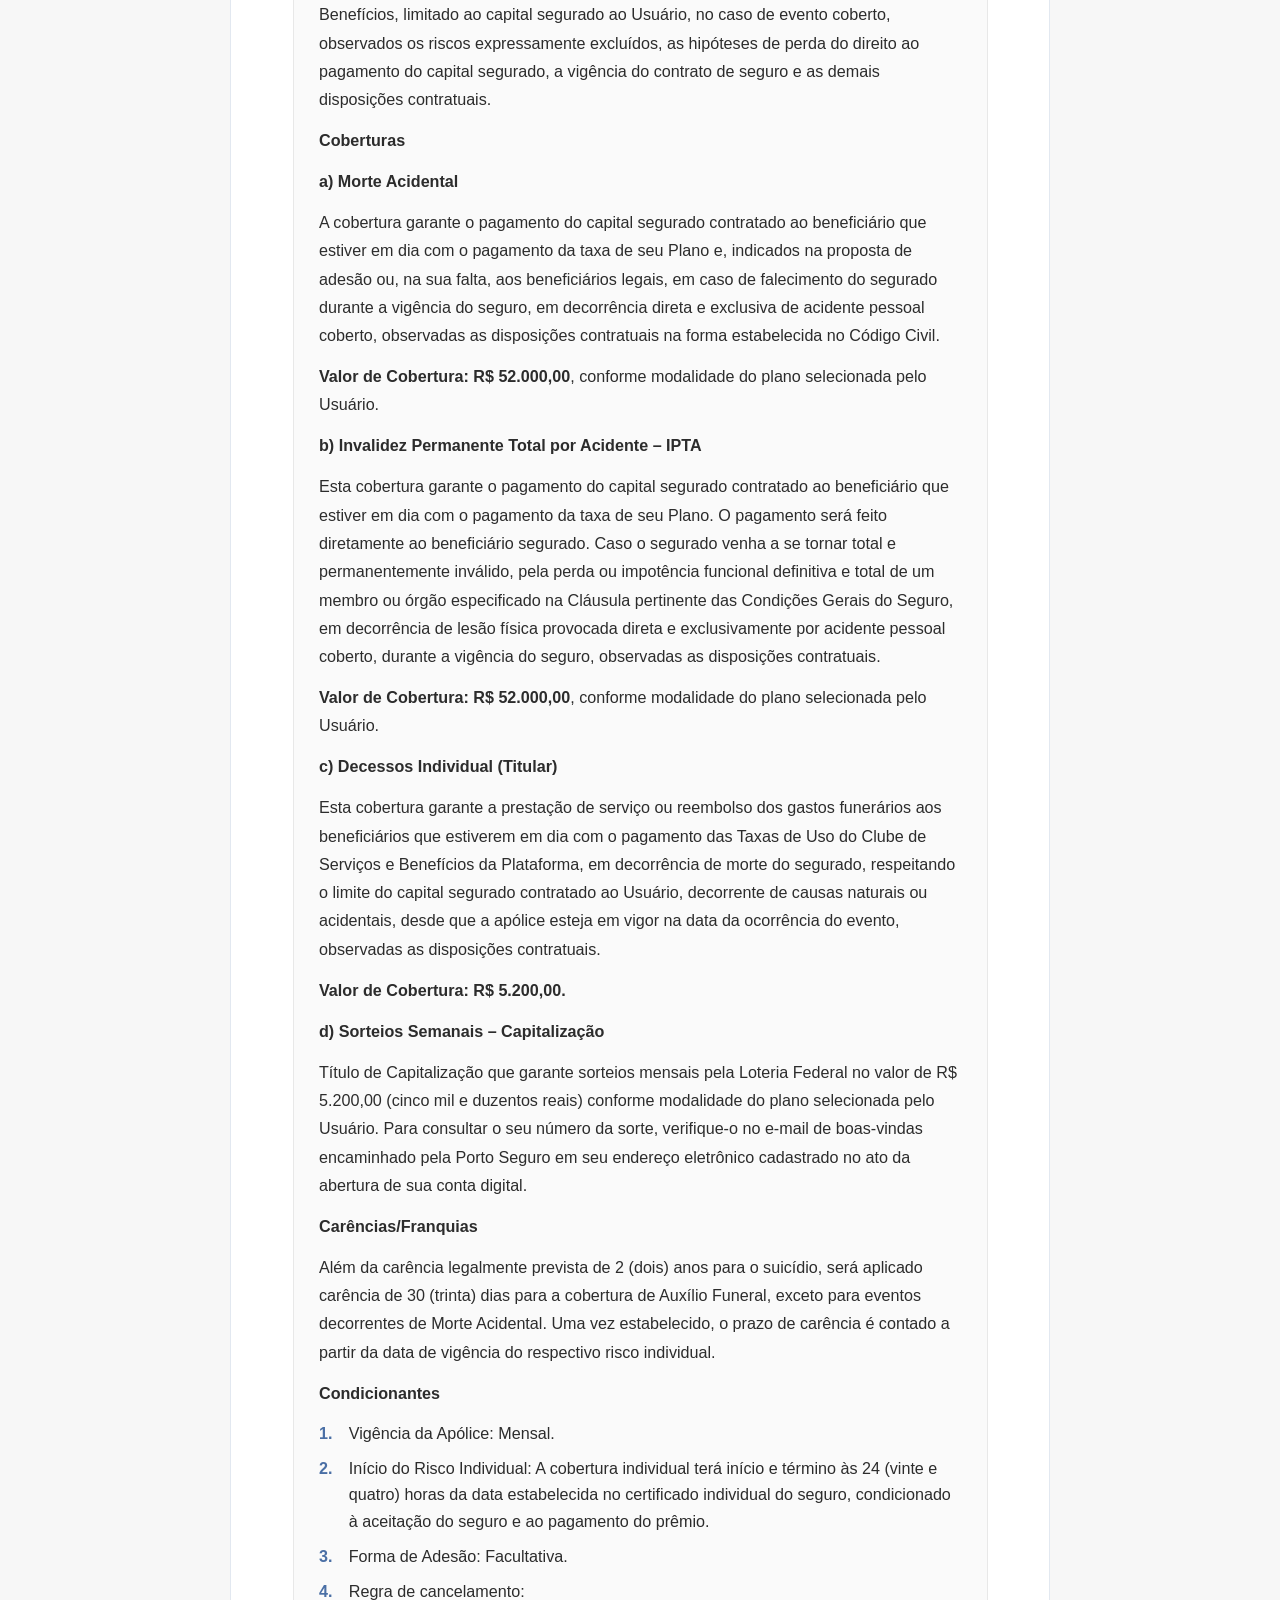
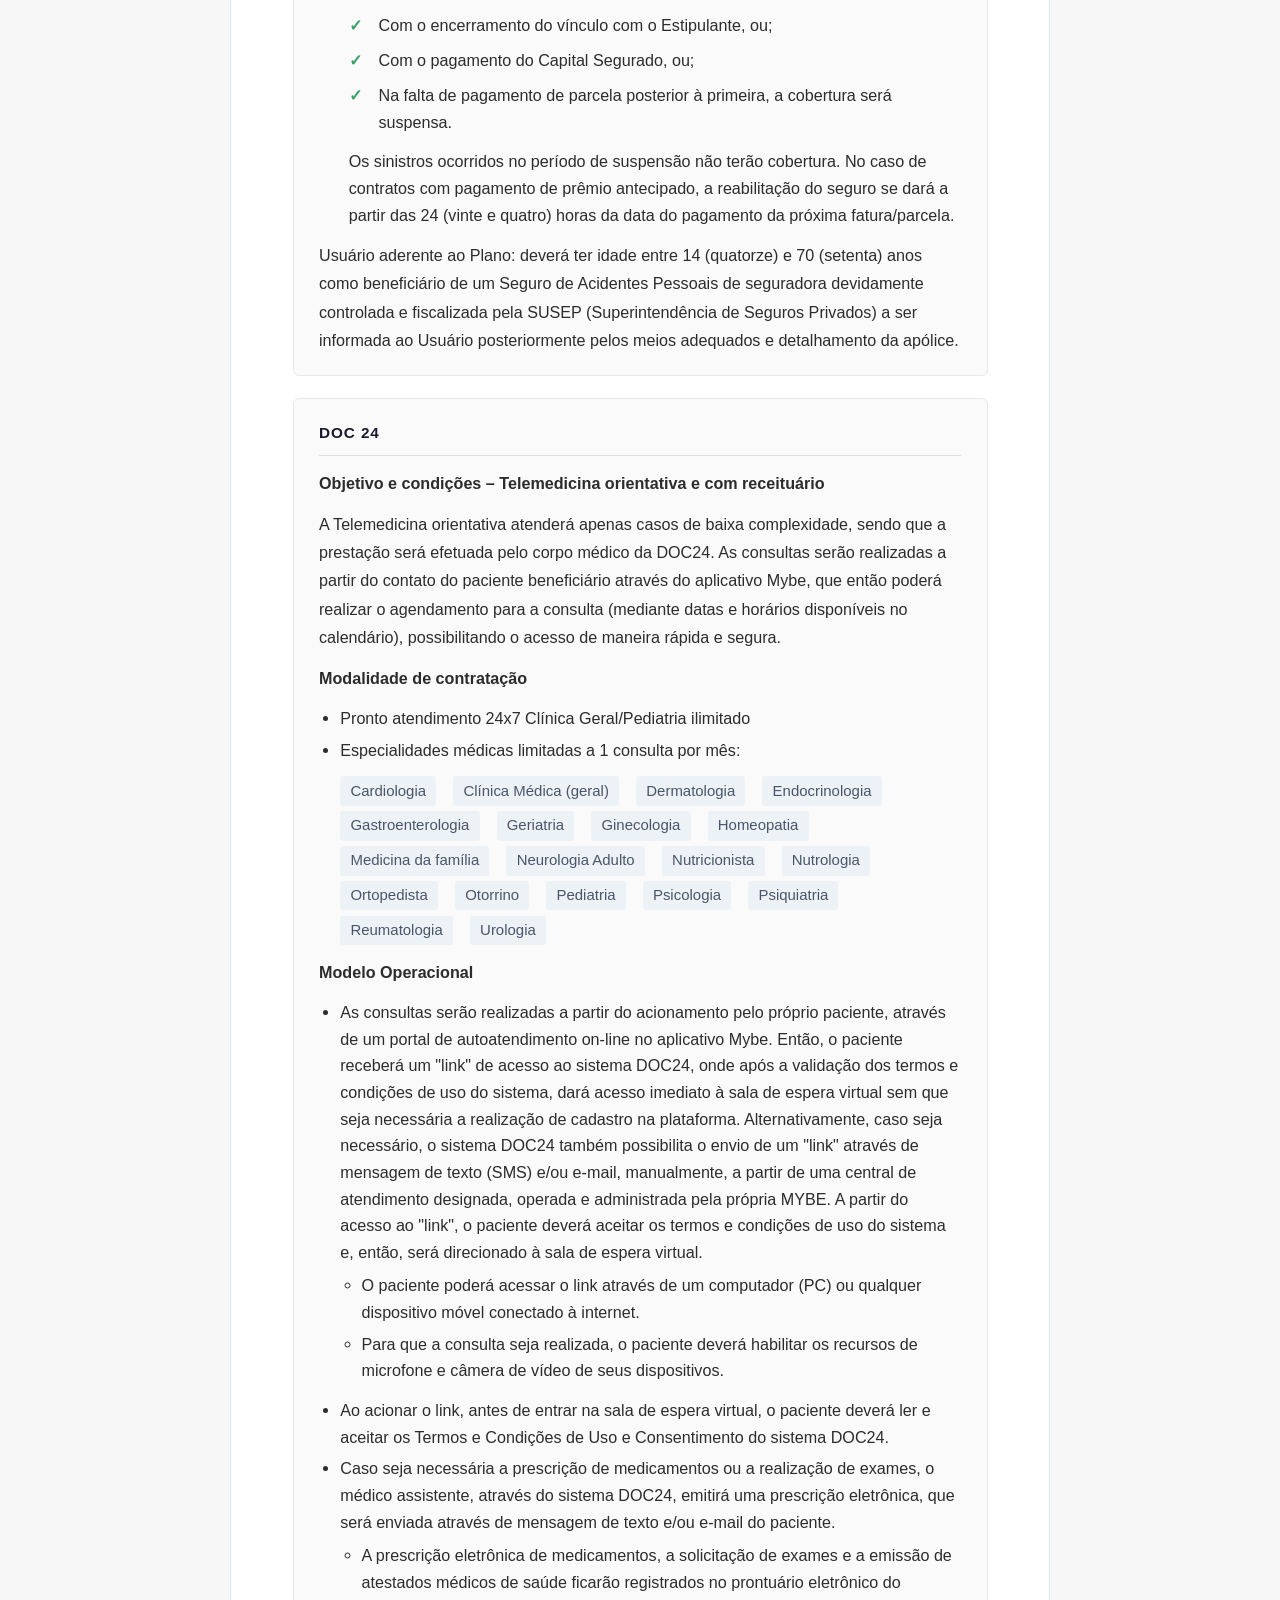
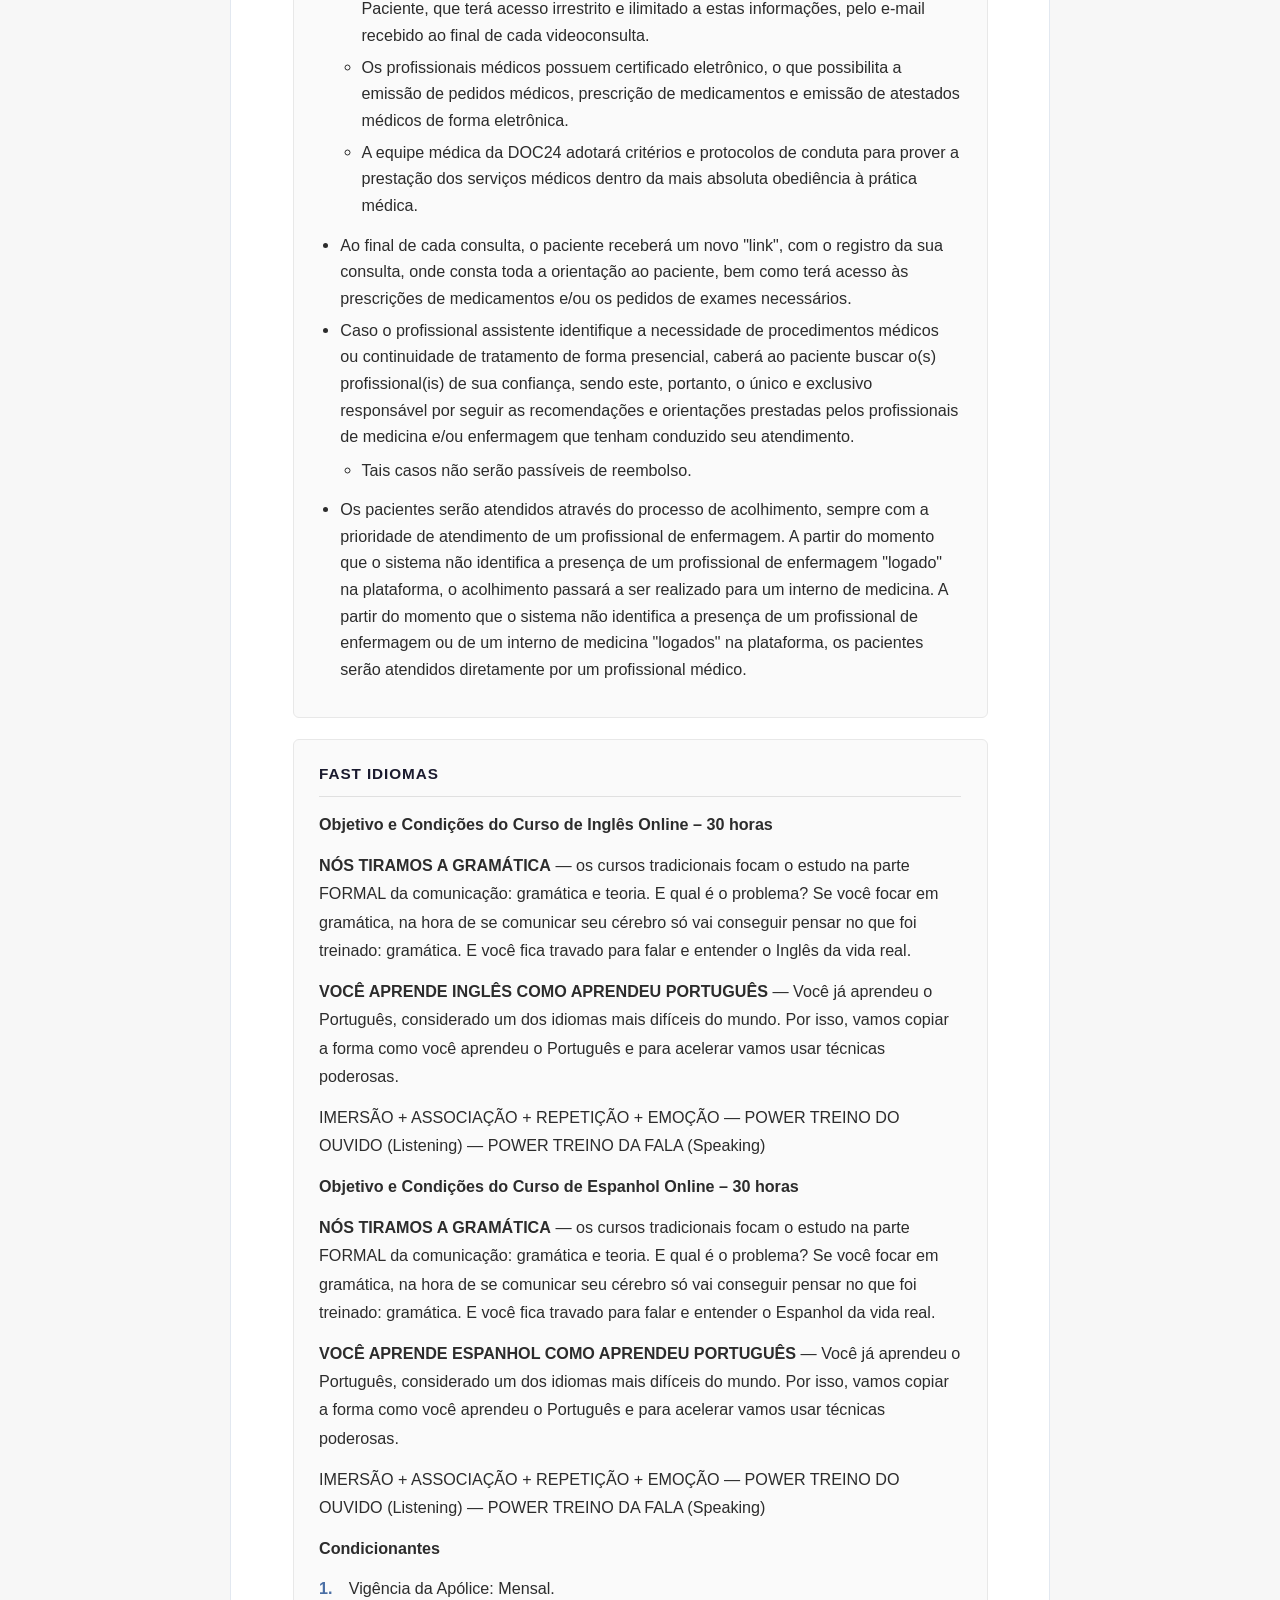
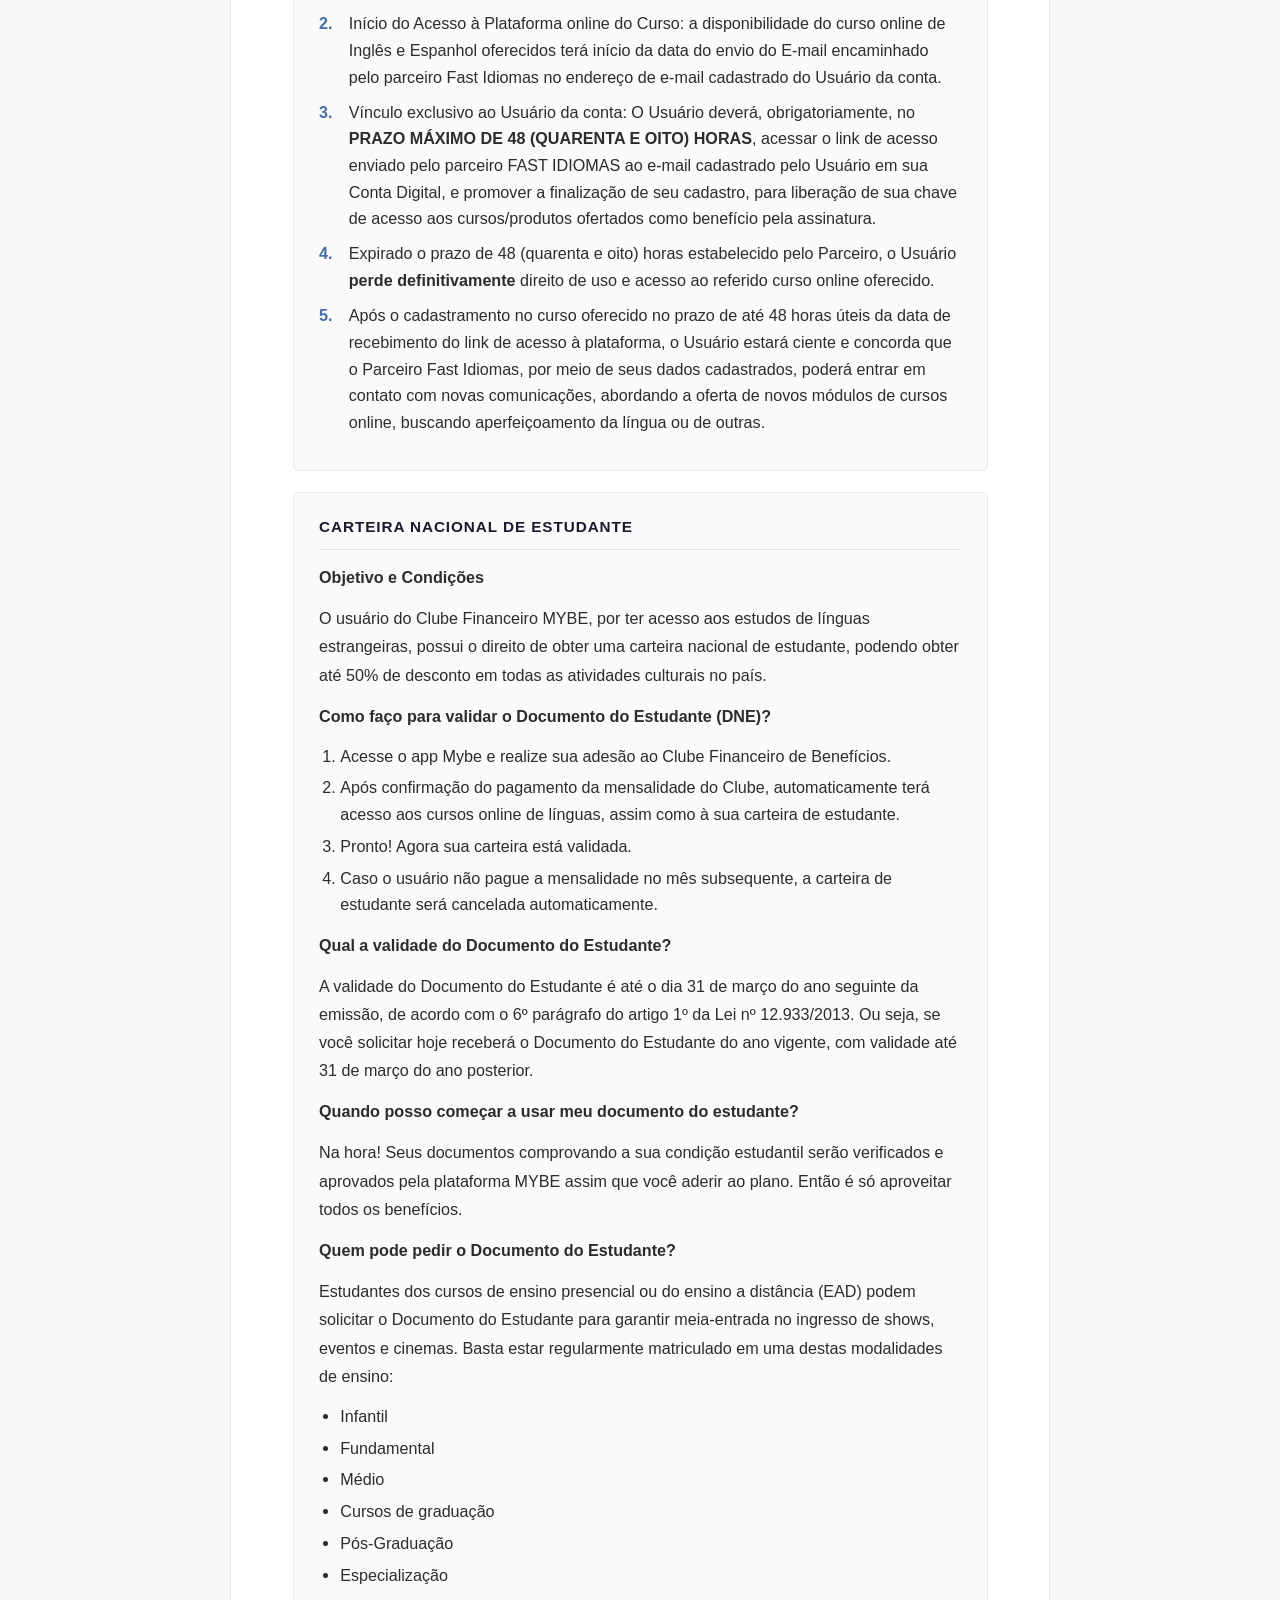
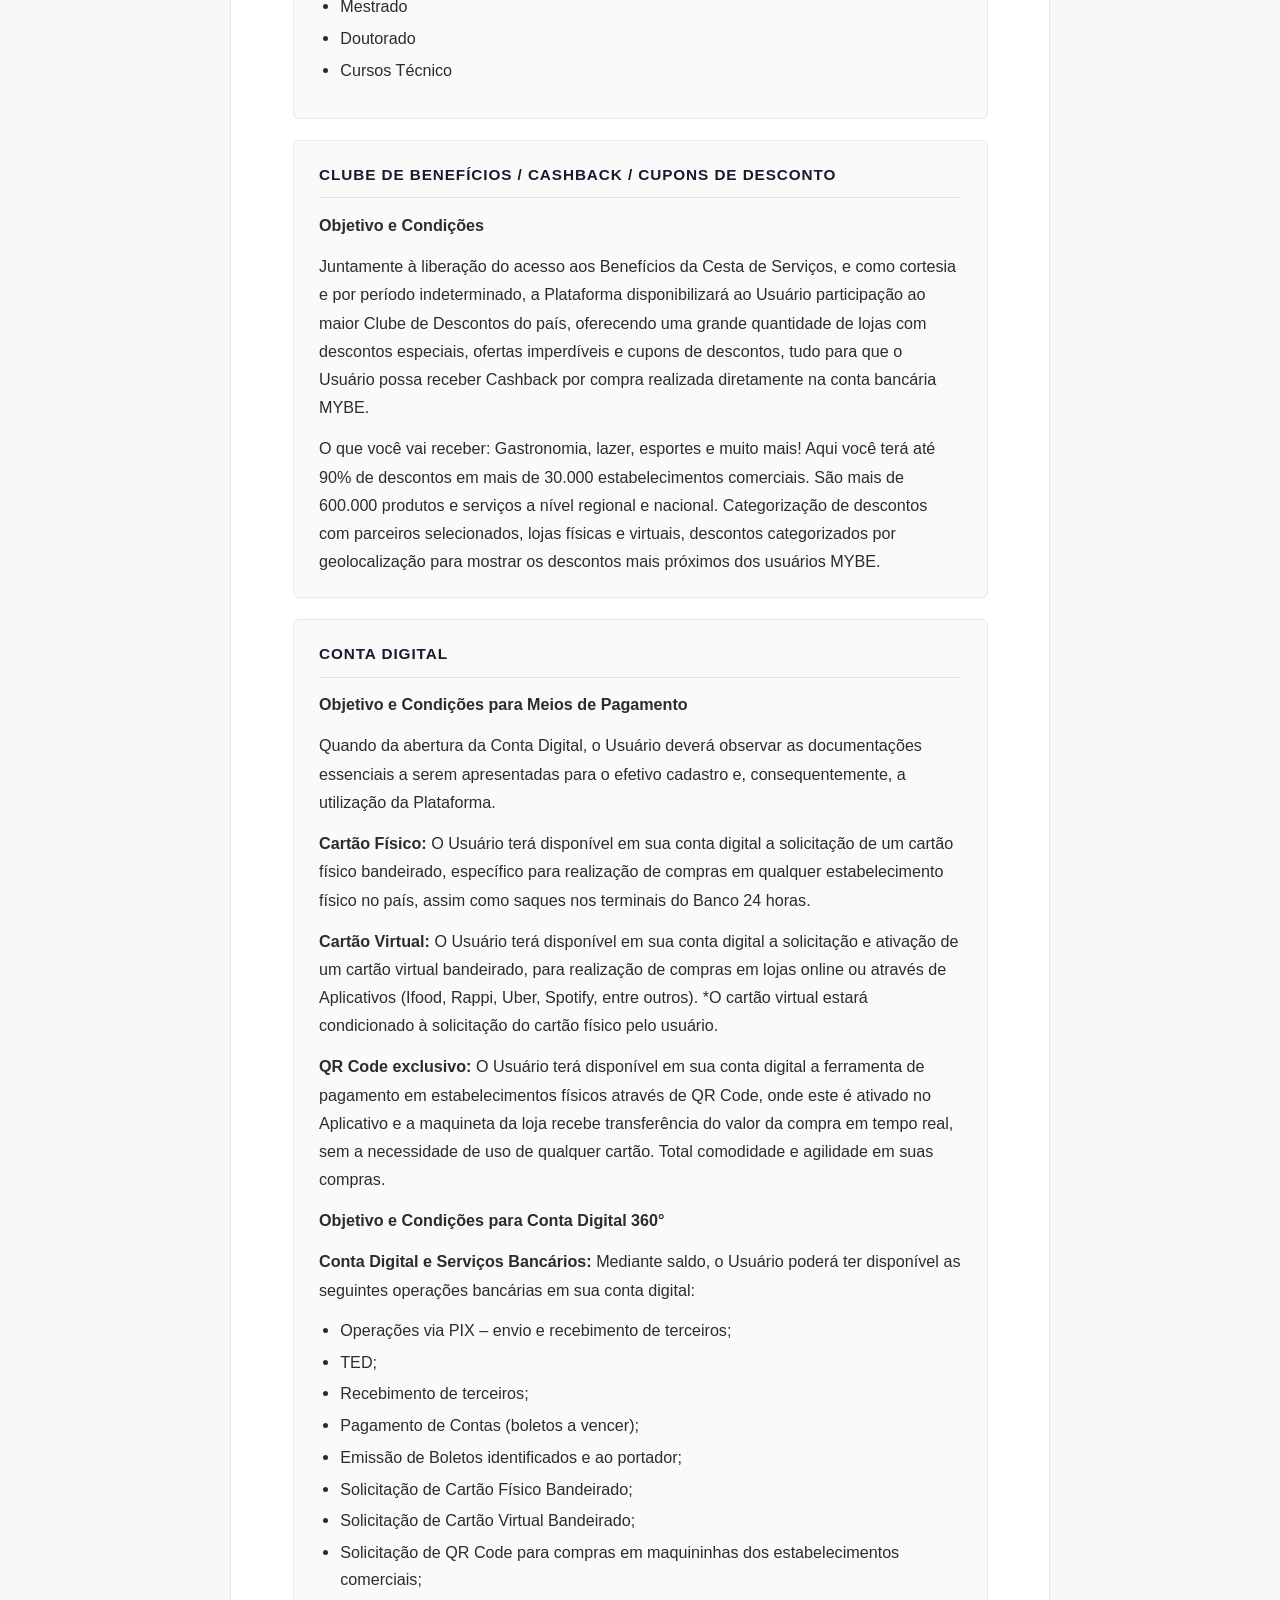
<file: termos-de-uso.html>
<!DOCTYPE html>
<html lang="pt-BR">
<head>
  <meta charset="UTF-8" />
  <meta name="viewport" content="width=device-width, initial-scale=1.0" />

  <!-- [REUSE] Change this title per document -->
  <title>Termos e Condições de Uso — MYBE</title>

  <meta name="description" content="Termos e Condições de Uso da plataforma MYBE." />
  <meta name="robots" content="noindex, nofollow" />
  <link rel="stylesheet" href="style.css" />
</head>
<body>

  <!-- ══════════════════════════════════
       HEADER
       [REUSE] Update brand name and document title per document
       ══════════════════════════════════ -->
  <header class="site-header">
    <div class="page-wrapper">
      <span class="site-header__brand">MYBE — Documento Legal</span>
      <!-- [REUSE] Change h1 text per document -->
      <h1 class="site-header__title">Termos e Condições de Uso</h1>
    </div>
  </header>

  <main class="site-main">

    <!-- ══════════════════════════════════
         INTRO SECTION
         [REUSE] Update h2, date, and lead sentence per document
         ══════════════════════════════════ -->
    <section class="intro-section" aria-labelledby="doc-title">
      <div class="page-wrapper">

        <!-- [REUSE] Change per document -->
        <h2 class="intro-section__heading" id="doc-title">Termos e Condições de Uso</h2>

        <!-- [REUSE] Update this date per document version -->
        <p class="intro-section__meta">
          Última atualização: <time datetime="2026-01-01">versão 2026</time>
        </p>

        <p class="intro-section__lead">
          Este documento regula o uso da plataforma MYBE, estabelecendo os direitos e
          obrigações entre o Usuário e a Plataforma Digital de Clube de Serviços e Benefícios.
        </p>

        <p>
          Olá! Seja bem-vindo(a) aos Termos e Condições de Uso (<strong>"Termos de Uso"</strong>).
          Lembre-se que eles são importantes e impactam de forma direta em seus direitos legais,
          portanto, além deles, é essencial a leitura atenta da nossa Política de Privacidade e
          demais termos mencionados neste documento.
        </p>

        <p>
          É imprescindível que você leia atentamente os Termos e Condições de Uso na sua íntegra,
          mas aqui abordaremos os principais pontos:
        </p>

        <!-- RESUMO callout -->
        <aside class="callout-summary" aria-label="Resumo dos principais pontos">
          <p class="callout-summary__title">Resumo</p>
          <div class="callout-summary__body">

            <p>
              Somos uma Plataforma Digital de Negócios que opera em sistema de disponibilização de
              Benefícios aos seus usuários. Deste modo, todo o relacionamento e integração dos
              Usuários são realizados de forma online.
            </p>

            <p>A utilização da Plataforma está condicionada a:</p>

            <ul>
              <li>
                Aceite dos Termos de Uso e contratação da Assinatura Mensal para liberação e
                contemplação dos benefícios e vantagens oferecidos.
              </li>
              <li>
                Confirmação em até 3 (três) dias úteis do pagamento de boleto ou em até 01 (um)
                dia útil do pagamento via PIX, referente à Taxa de Ativação de Serviços que será
                gerado e disponibilizado ao Cliente imediatamente após seu cadastramento na Plataforma.
              </li>
              <li>
                Contratação e pagamento mensal e pontual do valor referente a Assinatura dos Serviços.
              </li>
            </ul>

            <div class="callout-summary__item">
              <p class="callout-summary__item-title">1. Por que é necessário o aceite dos Termos de Uso?</p>
              <p>
                A Plataforma Digital é um meio de integração entre o Usuário assinante e os
                Prestadores de Serviços abarcados no sistema. Para que a Plataforma possa oferecer
                seus serviços aos Usuários assinantes de maneira eficiente e satisfatória é necessário
                o cumprimento de uma série de requisitos, dentre eles, mas não somente, o
                compartilhamento de dados do Usuário assinante com os Prestadores de Serviços abarcados.
                No corpo dos Termos de Uso estão expressos os requisitos necessários à assinatura dos
                Serviços abarcados na Plataforma, aos quais o Usuário deverá aceitar de forma plena
                para que possa se tornar um assinante dos serviços.
              </p>
            </div>

            <div class="callout-summary__item">
              <p class="callout-summary__item-title">2. Por que devo fazer a contratação da Assinatura dos Serviços?</p>
              <p>
                A contratação da Assinatura dos Serviços da Plataforma MYBE é necessária pois é
                através dela que lhe será disponibilizado o acesso ao ambiente de integração sistêmica
                entre usuário assinante e Prestadores de Serviços abarcados, bem como ser incluído no
                rol de usuários. Todas as informações dos Usuários são sigilosas e confidenciais,
                atendendo, portanto, a Lei nº 13.709/2018.
              </p>
              <p>
                Os Serviços oferecidos pela Plataforma são baseados nas informações que você, Usuário,
                nos disponibiliza. Então, lembre-se sempre de passar os dados corretos e fidedignos
                para melhor interação com a nossa Plataforma e os serviços nela oferecidos, pena de
                isenção de responsabilidades por parte de nossa administração.
              </p>
              <p>
                O MYBE fará cobranças de tarifas para a realização dos Serviços e a relação das tarifas
                cobradas está disponível no Aplicativo e no Site para consulta a qualquer tempo.
              </p>
              <p>
                Na hipótese de ser auferido de forma automática apenas o valor parcial da contratação
                em cesta de serviços, por não pagamento dos valores pelo Usuário, os benefícios
                intrínsecos à aderência dos serviços restarão suspensos pelo prazo de 15 (quinze) dias,
                até a complementação do valor residual e de ciência do Usuário.
              </p>
              <p>
                É de ciência do Usuário que a disponibilidade dos benefícios será de acordo com o
                adimplemento dos valores devidos pelo Usuário para a utilização do Clube de Serviços e
                Benefícios, de acordo com a forma de pagamento escolhido pelo Usuário no momento da
                adesão, sendo certo que o não pagamento nas datas estipuladas para vencimento será
                consolidada inadimplência integral, ficando ciente ainda o Usuário que não terá acesso
                aos benefícios fornecidos pelo Clube bem como à sua conta junto ao Aplicativo.
              </p>
              <p>
                A constatação de eventual inadimplemento por não pagamento de saldo apto à renovação
                dos serviços contratados nas datas já indicadas, pelo período de 30 (trinta) dias,
                ensejará o cancelamento da conta e, consequentemente, o impedimento automático da
                fruição de benefícios, serviços e acessórios.
              </p>
              <p>
                Passados 15 (quinze) dias da suspensão, a administradora poderá cancelar o contrato
                e incluir o nome do Usuário em sistemas de proteção ao crédito após notificar o
                cancelamento.
              </p>
              <p>
                Na hipótese de cancelamento da conta com fruição de benefícios e serviços por razões
                de inadimplência constatada e não resolvida, apenas será permitida possibilidade de
                submissão dos dados à análise para abertura de nova conta após período de 6 (seis)
                meses daquele evento e impasse, sendo reavaliada mais uma vez todas as condições e
                requisitos de viabilidade de relação comercial entre o Usuário e a Plataforma.
              </p>
              <p>
                Para utilização da Plataforma, o Usuário cria uma senha pessoal e sigilosa. O Usuário
                <strong>NÃO DEVE</strong> divulgar a senha criada para terceiros, sendo, portanto, o único
                responsável pelo uso não autorizado e/ou inadequado da senha em caso de divulgação.
              </p>
              <p>
                Ao utilizar nossas Soluções, o Usuário poderá ter acesso também a Serviços de terceiros.
                Neste caso, os Usuários devem ter a cautela de analisar os Termos e Condições de Uso
                destes terceiros. A Plataforma não é, ou será, responsável por quaisquer Serviços
                negociados entre Terceiros Prestadores de Serviços e o Usuário.
              </p>
            </div>

            <p>
              Observe que este é apenas um resumo dos principais pontos dos Termos de Uso, lembrando
              que a leitura deste não dispensa a leitura dos Termos de Uso na sua íntegra.
            </p>
            <p><strong>Agora vamos ler os Termos e Condições de Uso na íntegra?</strong></p>

          </div>
        </aside>

      </div>
    </section>

    <!-- ══════════════════════════════════
         TABLE OF CONTENTS
         [REUSE] Update anchor links and labels to match sections of each document
         ══════════════════════════════════ -->
    <nav class="toc-section" aria-label="Índice do documento">
      <div class="page-wrapper">
        <h2 class="toc__heading">Índice</h2>
        <ol class="toc__list">
          <li><a href="#introducao"><span class="toc__num">—</span> Introdução</a></li>
          <li><a href="#sec-1"><span class="toc__num">1.</span> Das Modificações</a></li>
          <li><a href="#sec-2"><span class="toc__num">2.</span> Das Funcionalidades</a></li>
          <li><a href="#sec-3"><span class="toc__num">3.</span> Da Cesta de Benefícios</a></li>
          <li><a href="#sec-4"><span class="toc__num">4.</span> Das Responsabilidades do Usuário</a></li>
          <li><a href="#sec-5"><span class="toc__num">5.</span> Do Acesso ao Ambiente Market Place – Parceiros</a></li>
          <li><a href="#sec-6"><span class="toc__num">6.</span> Dos Conteúdos e Direitos</a></li>
          <li><a href="#sec-7"><span class="toc__num">7.</span> Disponibilidade Limitada, Elegibilidade</a></li>
          <li><a href="#sec-8"><span class="toc__num">8.</span> Desvinculação</a></li>
          <li><a href="#sec-9"><span class="toc__num">9.</span> Submissões</a></li>
          <li><a href="#sec-10"><span class="toc__num">10.</span> Das Documentações Essenciais para Abertura de Conta</a></li>
          <li><a href="#sec-11"><span class="toc__num">11.</span> Integração com Terceiros Parceiros</a></li>
          <li><a href="#sec-12"><span class="toc__num">12.</span> Proteção de Dados e Informações</a></li>
          <li><a href="#sec-13"><span class="toc__num">13.</span> Inspeção, Correção e Remoção de Informações</a></li>
          <li><a href="#sec-14"><span class="toc__num">14.</span> Disposições Gerais</a></li>
        </ol>
      </div>
    </nav>

    <!-- ══════════════════════════════════
         MAIN CONTENT BODY
         [REUSE] Replace everything inside content-body with the new document's sections
         ══════════════════════════════════ -->
    <article class="content-body">
      <div class="page-wrapper">

        <!-- INTRODUÇÃO -->
        <section class="intro-body-section" id="introducao" aria-labelledby="heading-introducao">
          <h2 class="intro-body-section__heading" id="heading-introducao">Introdução</h2>

          <p>
            Agradecemos por utilizar nossos produtos e serviços (<strong>"Serviços"</strong>). Os Serviços
            serão promovidos pela MYBE, eventualmente, em conjunto com Instituição(ões) Parceira(s).
          </p>

          <p>
            Ao se cadastrar ou utilizar, de qualquer forma, nossos Serviços, você manifesta sua
            concordância com estes Termos de Uso.
          </p>

          <p><strong>Por esse motivo, leia-os com muita atenção!</strong></p>

          <p>
            Seu relacionamento conosco é regulado por esses Termos de Uso e pela nossa Política de
            Privacidade e, caso queira analisá-los, a versão na íntegra de cada um deles estará
            disponível em nosso Site ou Aplicativo.
          </p>

          <div class="callout-critical">
            AO UTILIZAR NOSSOS SERVIÇOS, VOCÊ DECLARA E CERTIFICA QUE LEU, COMPREENDEU E ESTÁ DE
            PLENO ACORDO COM O CONTEÚDO DESTES TERMOS DE USO E DA POLÍTICA DE PRIVACIDADE E,
            COMPROMETE-SE A CUMPRI-LOS DE FORMA INTEGRAL.
          </div>

          <div class="callout-critical">
            CASO VOCÊ DISCORDE DE QUALQUER TÓPICO DISPOSTO NESTES TERMOS DE USO OU NA POLÍTICA DE
            PRIVACIDADE (OU NÃO TENHA CONDIÇÕES DE CUMPRI-LO POR QUALQUER MOTIVO), VOCÊ NÃO PODERÁ
            USUFRUIR DOS SERVIÇOS OFERECIDOS PELO MYBE OU ACESSAR OS CONTEÚDOS.
          </div>

          <p>
            Lembramos que esta Plataforma Digital de Negócios opera em formato de Clube de Serviços
            e Benefícios, oferecendo ao Usuário inúmeros benefícios e vantagens, trazendo itens
            indispensáveis para o seu dia a dia e agregando valor a oportunidades nunca antes
            priorizadas a um custo acessível.
          </p>

          <p>
            Para se tornar um Usuário e poder usufruir de todo o conjunto de Serviços, benefícios e
            vantagens oferecidos, é necessário o "de acordo" à assinatura dos benefícios, conforme
            indicado abaixo:
          </p>

          <h3 class="doc-section__subheading">Cobrança — Primeiro Mês</h3>

          <p>
            Pagamento na data de ativação da conta de acesso ao Clube, visando liberação dos
            benefícios e produtos abarcados contratualmente, no valor correspondente ao plano
            selecionado pelo Usuário, o qual poderá ser realizado nas seguintes opções:
          </p>

          <div class="payment-option">
            <strong>Opção 1 — Pagamento mês a mês (PIX QR Code / Boleto):</strong> valor mensal
            correspondente ao plano selecionado pelo Usuário. Demais parcelas mensais, caberá ao
            Usuário cumprir com o prazo do vencimento para cada boleto ou código PIX QR Code que
            irá receber do Clube. Caso não realize o pagamento dentro da data indicada, ficará
            <strong>SEM ACESSO</strong> automaticamente aos seus benefícios.
          </div>

          <div class="payment-option">
            <strong>Opção 2 — Pagamento anual via cartão de crédito:</strong> poderá receber 20%
            de desconto sobre o valor total das 12 parcelas, além de usufruir por 12 meses
            ininterruptos dos benefícios da plataforma MYBE.
          </div>

          <div class="payment-option">
            <strong>Opção 3 — Agendamento das mensalidades em cartão de crédito:</strong> mediante
            aprovação e existência de limite disponível, o usuário ficará com suas prestações em dia,
            sendo assim, com seu acesso liberado. Caso no dia do lançamento do valor neste cartão não
            houver limite disponível, o sistema irá avisar o Usuário e ele ficará <strong>SEM acesso</strong>
            à plataforma e seus benefícios.
          </div>

          <div class="callout-warning">
            O ACEITE DESTES TERMOS DE USO E PAGAMENTO DAS REFERIDAS TAXAS SÃO IMPRESCINDÍVEIS À
            UTILIZAÇÃO DA PLATAFORMA DIGITAL DE NEGÓCIOS, BEM COMO À CONTEMPLAÇÃO DO USUÁRIO COM
            OS BENEFÍCIOS E VANTAGENS OFERECIDOS.
          </div>

          <p>
            O sistema poderá ser acessado por meio de Aplicativo e/ou Site específico, ficando claro
            e condicionado que o acesso a quaisquer ferramentas e/ou Serviços oferecidos e/ou
            fornecidos no ecossistema do Clube de Serviços e Benefícios dependem do aceite integral
            dos Termos de Uso e desconto mensal do valor correspondente à assinatura.
          </p>

          <p>Para utilizar os Serviços e/ou acessar o Conteúdo, você precisa:</p>

          <ol class="numbered-items">
            <li><span class="item-label">(I)</span> ter 16 (dezesseis) anos ou mais, mediante a assinatura de um responsável;</li>
            <li><span class="item-label">(II)</span> ter um RG ou CNH em mãos ou qualquer outro documento de identidade aceito pela MYBE em sua página de cadastro;</li>
            <li><span class="item-label">(III)</span> ter a capacidade de celebrar um contrato vinculativo conosco e não ser impedido para tanto segundo as leis aplicáveis;</li>
            <li><span class="item-label">(IV)</span> ser residente no Brasil;</li>
            <li><span class="item-label">(V)</span> ter um smartphone com sistema operacional iOS ou Android, nas versões mínimas suportadas pela MYBE, com câmera frontal e com acesso à internet banda larga ou qualquer outro dispositivo, sistema operacional ou conexão que seja aceito pela MYBE; e</li>
            <li><span class="item-label">(VI)</span> cumprir com eventuais exigências adicionais para os Serviços, conforme especificações nestes Termos de Uso, no Aplicativo e/ou no Site.</li>
          </ol>

          <p>
            Você também garante à MYBE que toda e qualquer informação de cadastro que nos enviar são
            verdadeiras, precisas e completas e, caso não sejam ou tornem-se falsas, compromete-se a
            corrigi-las imediatamente no seu cadastro e, caso identifiquemos informações incompletas,
            falsas, em desacordo com as leis e regulamentações aplicáveis ou que não possam ser
            confirmadas, a MYBE se resguarda o direito de encerrar, imediatamente, a relação comercial
            anteriormente estabelecida e, ainda, isentar os fornecedores de produtos e serviços de
            quaisquer responsabilidades intrínsecas a tais informações veiculadas.
          </p>
        </section>

        <!-- SEÇÃO 1 -->
        <section class="doc-section" id="sec-1" aria-labelledby="heading-sec-1">
          <h2 class="doc-section__heading" id="heading-sec-1">
            <span class="section-num">1.</span> Das Modificações
          </h2>

          <p>
            As alterações dos Termos de Uso da Plataforma podem ocorrer sem aviso prévio e a qualquer
            tempo, portanto, é indicado ao Usuário a revisão periódica de seu conteúdo para
            certificar-se de sua redação e confirmar sua concordância aos novos termos, tudo isso,
            de acordo com a legislação consumerista aplicável, especificamente no que diz respeito ao
            artigo 6º, inciso III, do Código de Defesa do Consumidor.
          </p>

          <p>
            Caso contrário, automaticamente ao utilizar a Plataforma ou quaisquer dos Serviços nela
            disponibilizados após serem feitas as mencionadas alterações, implica o reconhecimento,
            pelo Usuário, de que ele leu, entendeu e aceitou incondicionalmente todas as modificações
            e que cumprirá o quanto disposto.
          </p>
        </section>

        <!-- SEÇÃO 2 -->
        <section class="doc-section" id="sec-2" aria-labelledby="heading-sec-2">
          <h2 class="doc-section__heading" id="heading-sec-2">
            <span class="section-num">2.</span> Das Funcionalidades
          </h2>

          <p>
            Para acessar os Serviços e Benefícios disponibilizados pela Plataforma Digital de Clube
            de Serviços e Benefícios, o Usuário deverá realizar o download do Aplicativo e utilizar
            suas credenciais, que serão devidamente informadas quando efetivamente concluído seu
            cadastro, e, realizado o procedimento de escolha da forma de pagamento do Clube de
            Benefícios pelo Usuário.
          </p>

          <p>
            Através do acesso à Plataforma, o Usuário poderá, dentre outras funcionalidades:
          </p>

          <ol class="numbered-items">
            <li>
              <span class="item-label">(I)</span> realizar compras de produtos e contratações de
              Serviços disponibilizados pelos Prestadores de Serviços Parceiros constantes do Clube
              de Serviços e Benefícios no ambiente de Marketplace da Plataforma, sendo estes atos
              de inteira responsabilidade do Usuário;
            </li>
            <li>
              <span class="item-label">(II)</span> ser contemplado com benefícios exclusivos do Plano.
            </li>
          </ol>
        </section>

        <!-- SEÇÃO 3 -->
        <section class="doc-section" id="sec-3" aria-labelledby="heading-sec-3">
          <h2 class="doc-section__heading" id="heading-sec-3">
            <span class="section-num">3.</span> Da Cesta de Benefícios
          </h2>

          <p>
            A Assinatura Mensal franqueará o Usuário acesso aos Benefícios indicados, após a cobrança
            mensal (conforme planos indicados acima), qual o Usuário, desde já, concorda e autoriza
            que tais cobranças se repitam mensalmente pelo mesmo meio.
          </p>

          <div class="callout-warning">
            O Usuário declara pleno conhecimento e aceite de que os valores pagos mensalmente para
            utilização da Plataforma Digital de Clube de Serviços e Benefícios em decorrência de sua
            livre escolha à Assinatura Mensal e Adesão a Cesta de Benefícios, após o aceite ao
            presente Contrato, <strong>não lhe serão restituídos a qualquer título, ou a qualquer tempo</strong>.
            Ficando desde já explícito que os serviços contratados serão imediatamente liberados ao
            seu uso, tão logo haja a identificação do pagamento pela instituição, e que a utilização
            dos serviços contratados é uma faculdade do Usuário, não sendo a falta de utilização do
            sistema disponibilizado ao seu uso na Plataforma uma condição para devolução de valores.
          </div>

          <p>
            De importância indicar ainda nessa oportunidade que, em sendo a conta cancelada,
            cancela-se, também, de maneira imediata e automática, o acesso integral do usuário à
            plataforma digital e, de igual modo e consequentemente, o acesso e fruição de todos os
            benefícios nela constantes, inclusive, os advindos da cesta de benefícios.
          </p>

          <!-- 3.1 -->
          <h3 class="doc-section__subheading" id="sec-3-1">3.1. Benefícios da Assinatura Mensal</h3>

          <!-- PORTO SEGURO -->
          <div class="benefit-block">
            <h4 class="benefit-block__title">Porto Seguro</h4>
            <p class="benefit-block__subtitle">Objetivo e condições do Seguro</p>
            <p>
              O presente seguro tem por objetivo garantir o pagamento ao beneficiário do seguro do
              valor devido pela cobertura contratada pela Plataforma Digital de Clube de Serviços e
              Benefícios, limitado ao capital segurado ao Usuário, no caso de evento coberto,
              observados os riscos expressamente excluídos, as hipóteses de perda do direito ao
              pagamento do capital segurado, a vigência do contrato de seguro e as demais disposições
              contratuais.
            </p>

            <p class="benefit-block__subtitle">Coberturas</p>

            <p><strong>a) Morte Acidental</strong></p>
            <p>
              A cobertura garante o pagamento do capital segurado contratado ao beneficiário que
              estiver em dia com o pagamento da taxa de seu Plano e, indicados na proposta de adesão
              ou, na sua falta, aos beneficiários legais, em caso de falecimento do segurado durante
              a vigência do seguro, em decorrência direta e exclusiva de acidente pessoal coberto,
              observadas as disposições contratuais na forma estabelecida no Código Civil.
            </p>
            <p><strong>Valor de Cobertura: R$ 52.000,00</strong>, conforme modalidade do plano selecionada pelo Usuário.</p>

            <p><strong>b) Invalidez Permanente Total por Acidente – IPTA</strong></p>
            <p>
              Esta cobertura garante o pagamento do capital segurado contratado ao beneficiário que
              estiver em dia com o pagamento da taxa de seu Plano. O pagamento será feito diretamente
              ao beneficiário segurado. Caso o segurado venha a se tornar total e permanentemente
              inválido, pela perda ou impotência funcional definitiva e total de um membro ou órgão
              especificado na Cláusula pertinente das Condições Gerais do Seguro, em decorrência de
              lesão física provocada direta e exclusivamente por acidente pessoal coberto, durante a
              vigência do seguro, observadas as disposições contratuais.
            </p>
            <p><strong>Valor de Cobertura: R$ 52.000,00</strong>, conforme modalidade do plano selecionada pelo Usuário.</p>

            <p><strong>c) Decessos Individual (Titular)</strong></p>
            <p>
              Esta cobertura garante a prestação de serviço ou reembolso dos gastos funerários aos
              beneficiários que estiverem em dia com o pagamento das Taxas de Uso do Clube de Serviços
              e Benefícios da Plataforma, em decorrência de morte do segurado, respeitando o limite do
              capital segurado contratado ao Usuário, decorrente de causas naturais ou acidentais,
              desde que a apólice esteja em vigor na data da ocorrência do evento, observadas as
              disposições contratuais.
            </p>
            <p><strong>Valor de Cobertura: R$ 5.200,00.</strong></p>

            <p><strong>d) Sorteios Semanais – Capitalização</strong></p>
            <p>
              Título de Capitalização que garante sorteios mensais pela Loteria Federal no valor de
              R$ 5.200,00 (cinco mil e duzentos reais) conforme modalidade do plano selecionada
              pelo Usuário. Para consultar o seu número da sorte, verifique-o no e-mail de
              boas-vindas encaminhado pela Porto Seguro em seu endereço eletrônico cadastrado no ato
              da abertura de sua conta digital.
            </p>

            <p class="benefit-block__subtitle">Carências/Franquias</p>
            <p>
              Além da carência legalmente prevista de 2 (dois) anos para o suicídio, será aplicado
              carência de 30 (trinta) dias para a cobertura de Auxílio Funeral, exceto para eventos
              decorrentes de Morte Acidental. Uma vez estabelecido, o prazo de carência é contado a
              partir da data de vigência do respectivo risco individual.
            </p>

            <p class="benefit-block__subtitle">Condicionantes</p>
            <ol class="condicionantes">
              <li><span class="cond-num">1.</span> Vigência da Apólice: Mensal.</li>
              <li><span class="cond-num">2.</span> Início do Risco Individual: A cobertura individual terá início e término às 24 (vinte e quatro) horas da data estabelecida no certificado individual do seguro, condicionado à aceitação do seguro e ao pagamento do prêmio.</li>
              <li><span class="cond-num">3.</span> Forma de Adesão: Facultativa.</li>
              <li>
                <span class="cond-num">4.</span> Regra de cancelamento:
                <ul class="checkmark-list">
                  <li>Com o encerramento do vínculo com o Estipulante, ou;</li>
                  <li>Com o pagamento do Capital Segurado, ou;</li>
                  <li>Na falta de pagamento de parcela posterior à primeira, a cobertura será suspensa.</li>
                </ul>
                <p>Os sinistros ocorridos no período de suspensão não terão cobertura. No caso de contratos com pagamento de prêmio antecipado, a reabilitação do seguro se dará a partir das 24 (vinte e quatro) horas da data do pagamento da próxima fatura/parcela.</p>
              </li>
            </ol>

            <p>
              Usuário aderente ao Plano: deverá ter idade entre 14 (quatorze) e 70 (setenta) anos
              como beneficiário de um Seguro de Acidentes Pessoais de seguradora devidamente
              controlada e fiscalizada pela SUSEP (Superintendência de Seguros Privados) a ser
              informada ao Usuário posteriormente pelos meios adequados e detalhamento da apólice.
            </p>
          </div>

          <!-- DOC 24 -->
          <div class="benefit-block">
            <h4 class="benefit-block__title">DOC 24</h4>
            <p class="benefit-block__subtitle">Objetivo e condições – Telemedicina orientativa e com receituário</p>
            <p>
              A Telemedicina orientativa atenderá apenas casos de baixa complexidade, sendo que a
              prestação será efetuada pelo corpo médico da DOC24. As consultas serão realizadas a
              partir do contato do paciente beneficiário através do aplicativo Mybe, que então poderá
              realizar o agendamento para a consulta (mediante datas e horários disponíveis no
              calendário), possibilitando o acesso de maneira rápida e segura.
            </p>

            <p class="benefit-block__subtitle">Modalidade de contratação</p>
            <ul>
              <li>Pronto atendimento 24x7 Clínica Geral/Pediatria ilimitado</li>
              <li>Especialidades médicas limitadas a 1 consulta por mês:</li>
            </ul>

            <ul class="specialty-grid">
              <li>Cardiologia</li>
              <li>Clínica Médica (geral)</li>
              <li>Dermatologia</li>
              <li>Endocrinologia</li>
              <li>Gastroenterologia</li>
              <li>Geriatria</li>
              <li>Ginecologia</li>
              <li>Homeopatia</li>
              <li>Medicina da família</li>
              <li>Neurologia Adulto</li>
              <li>Nutricionista</li>
              <li>Nutrologia</li>
              <li>Ortopedista</li>
              <li>Otorrino</li>
              <li>Pediatria</li>
              <li>Psicologia</li>
              <li>Psiquiatria</li>
              <li>Reumatologia</li>
              <li>Urologia</li>
            </ul>

            <p class="benefit-block__subtitle">Modelo Operacional</p>
            <ul>
              <li>
                As consultas serão realizadas a partir do acionamento pelo próprio paciente, através
                de um portal de autoatendimento on-line no aplicativo Mybe. Então, o paciente receberá
                um "link" de acesso ao sistema DOC24, onde após a validação dos termos e condições de
                uso do sistema, dará acesso imediato à sala de espera virtual sem que seja necessária
                a realização de cadastro na plataforma. Alternativamente, caso seja necessário, o
                sistema DOC24 também possibilita o envio de um "link" através de mensagem de texto
                (SMS) e/ou e-mail, manualmente, a partir de uma central de atendimento designada,
                operada e administrada pela própria MYBE. A partir do acesso ao "link", o paciente
                deverá aceitar os termos e condições de uso do sistema e, então, será direcionado à
                sala de espera virtual.
                <ul>
                  <li>O paciente poderá acessar o link através de um computador (PC) ou qualquer dispositivo móvel conectado à internet.</li>
                  <li>Para que a consulta seja realizada, o paciente deverá habilitar os recursos de microfone e câmera de vídeo de seus dispositivos.</li>
                </ul>
              </li>
              <li>
                Ao acionar o link, antes de entrar na sala de espera virtual, o paciente deverá ler
                e aceitar os Termos e Condições de Uso e Consentimento do sistema DOC24.
              </li>
              <li>
                Caso seja necessária a prescrição de medicamentos ou a realização de exames, o médico
                assistente, através do sistema DOC24, emitirá uma prescrição eletrônica, que será
                enviada através de mensagem de texto e/ou e-mail do paciente.
                <ul>
                  <li>A prescrição eletrônica de medicamentos, a solicitação de exames e a emissão de atestados médicos de saúde ficarão registrados no prontuário eletrônico do Paciente, que terá acesso irrestrito e ilimitado a estas informações, pelo e-mail recebido ao final de cada videoconsulta.</li>
                  <li>Os profissionais médicos possuem certificado eletrônico, o que possibilita a emissão de pedidos médicos, prescrição de medicamentos e emissão de atestados médicos de forma eletrônica.</li>
                  <li>A equipe médica da DOC24 adotará critérios e protocolos de conduta para prover a prestação dos serviços médicos dentro da mais absoluta obediência à prática médica.</li>
                </ul>
              </li>
              <li>
                Ao final de cada consulta, o paciente receberá um novo "link", com o registro da sua
                consulta, onde consta toda a orientação ao paciente, bem como terá acesso às
                prescrições de medicamentos e/ou os pedidos de exames necessários.
              </li>
              <li>
                Caso o profissional assistente identifique a necessidade de procedimentos médicos ou
                continuidade de tratamento de forma presencial, caberá ao paciente buscar o(s)
                profissional(is) de sua confiança, sendo este, portanto, o único e exclusivo
                responsável por seguir as recomendações e orientações prestadas pelos profissionais
                de medicina e/ou enfermagem que tenham conduzido seu atendimento.
                <ul>
                  <li>Tais casos não serão passíveis de reembolso.</li>
                </ul>
              </li>
              <li>
                Os pacientes serão atendidos através do processo de acolhimento, sempre com a
                prioridade de atendimento de um profissional de enfermagem. A partir do momento que
                o sistema não identifica a presença de um profissional de enfermagem "logado" na
                plataforma, o acolhimento passará a ser realizado para um interno de medicina. A
                partir do momento que o sistema não identifica a presença de um profissional de
                enfermagem ou de um interno de medicina "logados" na plataforma, os pacientes serão
                atendidos diretamente por um profissional médico.
              </li>
            </ul>
          </div>

          <!-- FAST IDIOMAS -->
          <div class="benefit-block">
            <h4 class="benefit-block__title">Fast Idiomas</h4>

            <p class="benefit-block__subtitle">Objetivo e Condições do Curso de Inglês Online – 30 horas</p>
            <p>
              <strong>NÓS TIRAMOS A GRAMÁTICA</strong> — os cursos tradicionais focam o estudo na parte
              FORMAL da comunicação: gramática e teoria. E qual é o problema? Se você focar em
              gramática, na hora de se comunicar seu cérebro só vai conseguir pensar no que foi
              treinado: gramática. E você fica travado para falar e entender o Inglês da vida real.
            </p>
            <p>
              <strong>VOCÊ APRENDE INGLÊS COMO APRENDEU PORTUGUÊS</strong> — Você já aprendeu o Português,
              considerado um dos idiomas mais difíceis do mundo. Por isso, vamos copiar a forma como
              você aprendeu o Português e para acelerar vamos usar técnicas poderosas.
            </p>
            <p>IMERSÃO + ASSOCIAÇÃO + REPETIÇÃO + EMOÇÃO — POWER TREINO DO OUVIDO (Listening) — POWER TREINO DA FALA (Speaking)</p>

            <p class="benefit-block__subtitle">Objetivo e Condições do Curso de Espanhol Online – 30 horas</p>
            <p>
              <strong>NÓS TIRAMOS A GRAMÁTICA</strong> — os cursos tradicionais focam o estudo na parte
              FORMAL da comunicação: gramática e teoria. E qual é o problema? Se você focar em
              gramática, na hora de se comunicar seu cérebro só vai conseguir pensar no que foi
              treinado: gramática. E você fica travado para falar e entender o Espanhol da vida real.
            </p>
            <p>
              <strong>VOCÊ APRENDE ESPANHOL COMO APRENDEU PORTUGUÊS</strong> — Você já aprendeu o Português,
              considerado um dos idiomas mais difíceis do mundo. Por isso, vamos copiar a forma como
              você aprendeu o Português e para acelerar vamos usar técnicas poderosas.
            </p>
            <p>IMERSÃO + ASSOCIAÇÃO + REPETIÇÃO + EMOÇÃO — POWER TREINO DO OUVIDO (Listening) — POWER TREINO DA FALA (Speaking)</p>

            <p class="benefit-block__subtitle">Condicionantes</p>
            <ol class="condicionantes">
              <li><span class="cond-num">1.</span> Vigência da Apólice: Mensal.</li>
              <li><span class="cond-num">2.</span> Início do Acesso à Plataforma online do Curso: a disponibilidade do curso online de Inglês e Espanhol oferecidos terá início da data do envio do E-mail encaminhado pelo parceiro Fast Idiomas no endereço de e-mail cadastrado do Usuário da conta.</li>
              <li><span class="cond-num">3.</span> Vínculo exclusivo ao Usuário da conta: O Usuário deverá, obrigatoriamente, no <strong>PRAZO MÁXIMO DE 48 (QUARENTA E OITO) HORAS</strong>, acessar o link de acesso enviado pelo parceiro FAST IDIOMAS ao e-mail cadastrado pelo Usuário em sua Conta Digital, e promover a finalização de seu cadastro, para liberação de sua chave de acesso aos cursos/produtos ofertados como benefício pela assinatura.</li>
              <li><span class="cond-num">4.</span> Expirado o prazo de 48 (quarenta e oito) horas estabelecido pelo Parceiro, o Usuário <strong>perde definitivamente</strong> direito de uso e acesso ao referido curso online oferecido.</li>
              <li><span class="cond-num">5.</span> Após o cadastramento no curso oferecido no prazo de até 48 horas úteis da data de recebimento do link de acesso à plataforma, o Usuário estará ciente e concorda que o Parceiro Fast Idiomas, por meio de seus dados cadastrados, poderá entrar em contato com novas comunicações, abordando a oferta de novos módulos de cursos online, buscando aperfeiçoamento da língua ou de outras.</li>
            </ol>
          </div>

          <!-- CARTEIRA NACIONAL DE ESTUDANTE -->
          <div class="benefit-block">
            <h4 class="benefit-block__title">Carteira Nacional de Estudante</h4>
            <p class="benefit-block__subtitle">Objetivo e Condições</p>
            <p>
              O usuário do Clube Financeiro MYBE, por ter acesso aos estudos de línguas estrangeiras,
              possui o direito de obter uma carteira nacional de estudante, podendo obter até 50% de
              desconto em todas as atividades culturais no país.
            </p>

            <p class="benefit-block__subtitle">Como faço para validar o Documento do Estudante (DNE)?</p>
            <ol>
              <li>Acesse o app Mybe e realize sua adesão ao Clube Financeiro de Benefícios.</li>
              <li>Após confirmação do pagamento da mensalidade do Clube, automaticamente terá acesso aos cursos online de línguas, assim como à sua carteira de estudante.</li>
              <li>Pronto! Agora sua carteira está validada.</li>
              <li>Caso o usuário não pague a mensalidade no mês subsequente, a carteira de estudante será cancelada automaticamente.</li>
            </ol>

            <p class="benefit-block__subtitle">Qual a validade do Documento do Estudante?</p>
            <p>
              A validade do Documento do Estudante é até o dia 31 de março do ano seguinte da emissão,
              de acordo com o 6º parágrafo do artigo 1º da Lei nº 12.933/2013. Ou seja, se você
              solicitar hoje receberá o Documento do Estudante do ano vigente, com validade até 31 de
              março do ano posterior.
            </p>

            <p class="benefit-block__subtitle">Quando posso começar a usar meu documento do estudante?</p>
            <p>
              Na hora! Seus documentos comprovando a sua condição estudantil serão verificados e
              aprovados pela plataforma MYBE assim que você aderir ao plano. Então é só aproveitar
              todos os benefícios.
            </p>

            <p class="benefit-block__subtitle">Quem pode pedir o Documento do Estudante?</p>
            <p>
              Estudantes dos cursos de ensino presencial ou do ensino a distância (EAD) podem solicitar
              o Documento do Estudante para garantir meia-entrada no ingresso de shows, eventos e
              cinemas. Basta estar regularmente matriculado em uma destas modalidades de ensino:
            </p>
            <ul>
              <li>Infantil</li>
              <li>Fundamental</li>
              <li>Médio</li>
              <li>Cursos de graduação</li>
              <li>Pós-Graduação</li>
              <li>Especialização</li>
              <li>Mestrado</li>
              <li>Doutorado</li>
              <li>Cursos Técnico</li>
            </ul>
          </div>

          <!-- CLUBE DE BENEFÍCIOS / CASHBACK -->
          <div class="benefit-block">
            <h4 class="benefit-block__title">Clube de Benefícios / Cashback / Cupons de Desconto</h4>
            <p class="benefit-block__subtitle">Objetivo e Condições</p>
            <p>
              Juntamente à liberação do acesso aos Benefícios da Cesta de Serviços, e como cortesia
              e por período indeterminado, a Plataforma disponibilizará ao Usuário participação ao
              maior Clube de Descontos do país, oferecendo uma grande quantidade de lojas com descontos
              especiais, ofertas imperdíveis e cupons de descontos, tudo para que o Usuário possa
              receber Cashback por compra realizada diretamente na conta bancária MYBE.
            </p>
            <p>
              O que você vai receber: Gastronomia, lazer, esportes e muito mais! Aqui você terá até
              90% de descontos em mais de 30.000 estabelecimentos comerciais. São mais de 600.000
              produtos e serviços a nível regional e nacional. Categorização de descontos com parceiros
              selecionados, lojas físicas e virtuais, descontos categorizados por geolocalização para
              mostrar os descontos mais próximos dos usuários MYBE.
            </p>
          </div>

          <!-- CONTA DIGITAL -->
          <div class="benefit-block">
            <h4 class="benefit-block__title">Conta Digital</h4>
            <p class="benefit-block__subtitle">Objetivo e Condições para Meios de Pagamento</p>
            <p>
              Quando da abertura da Conta Digital, o Usuário deverá observar as documentações
              essenciais a serem apresentadas para o efetivo cadastro e, consequentemente, a
              utilização da Plataforma.
            </p>
            <p>
              <strong>Cartão Físico:</strong> O Usuário terá disponível em sua conta digital a
              solicitação de um cartão físico bandeirado, específico para realização de compras em
              qualquer estabelecimento físico no país, assim como saques nos terminais do Banco 24 horas.
            </p>
            <p>
              <strong>Cartão Virtual:</strong> O Usuário terá disponível em sua conta digital a
              solicitação e ativação de um cartão virtual bandeirado, para realização de compras em
              lojas online ou através de Aplicativos (Ifood, Rappi, Uber, Spotify, entre outros).
              *O cartão virtual estará condicionado à solicitação do cartão físico pelo usuário.
            </p>
            <p>
              <strong>QR Code exclusivo:</strong> O Usuário terá disponível em sua conta digital a
              ferramenta de pagamento em estabelecimentos físicos através de QR Code, onde este é
              ativado no Aplicativo e a maquineta da loja recebe transferência do valor da compra em
              tempo real, sem a necessidade de uso de qualquer cartão. Total comodidade e agilidade
              em suas compras.
            </p>

            <p class="benefit-block__subtitle">Objetivo e Condições para Conta Digital 360°</p>
            <p>
              <strong>Conta Digital e Serviços Bancários:</strong> Mediante saldo, o Usuário poderá
              ter disponível as seguintes operações bancárias em sua conta digital:
            </p>
            <ul>
              <li>Operações via PIX – envio e recebimento de terceiros;</li>
              <li>TED;</li>
              <li>Recebimento de terceiros;</li>
              <li>Pagamento de Contas (boletos a vencer);</li>
              <li>Emissão de Boletos identificados e ao portador;</li>
              <li>Solicitação de Cartão Físico Bandeirado;</li>
              <li>Solicitação de Cartão Virtual Bandeirado;</li>
              <li>Solicitação de QR Code para compras em maquininhas dos estabelecimentos comerciais;</li>
              <li>Saques emergenciais nos Terminais do Banco 24 horas;</li>
              <li>Acesso Plataforma Marketplace: Empréstimos, recuperação de score, investimentos, seguros (residencial, viagem, auto, moto, eletroeletrônicos), plano dental, cursos online de línguas estrangeiras, Cupons de desconto, Clube de Vantagens, entre outros.</li>
            </ul>
          </div>

        </section>

        <!-- SEÇÃO 4 -->
        <section class="doc-section" id="sec-4" aria-labelledby="heading-sec-4">
          <h2 class="doc-section__heading" id="heading-sec-4">
            <span class="section-num">4.</span> Das Responsabilidades do Usuário
          </h2>

          <p>
            Ao se cadastrar e acessar a Plataforma Digital de Clube de Serviços e Benefícios MYBE,
            o Usuário concorda com o compartilhamento de suas informações com Parceiros Prestadores
            de Serviços de benefícios oferecidos pela Assinatura Mensal, ou todos aqueles pelos quais
            demonstre interesse nos serviços por meio das pesquisas no ambiente de Marketplace.
          </p>

          <p>
            O Usuário será o único e exclusivo responsável pela utilização e guarda de suas senhas de
            acessos, escolha, seleção e contratação dos Produtos e Serviços que desejar adquirir junto
            ao ambiente de Marketplace, bem como pelo correto, devido e tempestivo pagamento dos
            Produtos e Serviços adquiridos junto às Empresas Parceiras.
          </p>

          <p>
            Ao acessar a Plataforma Digital de Clube de Serviços e Benefícios MYBE ou se utilizar de
            quaisquer serviços ou benefícios nela disponibilizados, o Usuário se declara desde já
            ciente de que a Plataforma Digital de Clube de Serviços e Benefícios MYBE é somente, e
            tão somente, um canal de intermediação virtual entre Usuário e Terceiros Prestadores de
            serviços e/ou Terceiros Fornecedores de Produtos, e concorda em renunciar a todas e
            quaisquer reclamações contra a Plataforma Digital de Clube de Serviços e Benefícios MYBE
            junto à qual está cadastrado, sejam por informações veiculadas, prestação de serviços,
            entrega ou garantia de produtos, defeitos, ou quaisquer outras responsabilidades
            decorrentes dos serviços ou benefícios disponibilizados em nosso ecossistema e prestados
            pelos Terceiros Parceiros.
          </p>

          <p>
            O Usuário se declara ciente e concorda que em todas as situações acima elencadas, e outras
            porventura não mencionadas, deverá recorrer à empresa fornecedora ou prestadora de serviços
            diretamente, isentando de forma plena e definitiva a Plataforma Digital de Clube de Serviços
            e Benefícios MYBE à qual está cadastrado, de qualquer tipo de indenização a qualquer título,
            incluindo mas não se limitando a danos ou prejuízos, diretos ou indiretos, especiais ou
            consequenciais por perda de lucros, boa vontade, interrupção de negócios, uso, dados,
            equipamentos ou perdas intangíveis, mesmo que tenha sido informada a possibilidade de
            ocorrência. Resultante de:
          </p>

          <ol class="numbered-items">
            <li><span class="item-label">(i)</span> por todos e quaisquer atos ou omissões por ele realizados a partir de seu acesso à Internet, ao Site e/ou Aplicativo;</li>
            <li><span class="item-label">(ii)</span> utilização ou incapacidade de utilização da Plataforma Digital de Clube de Serviços e Benefícios MYBE ou de quaisquer de seus serviços e benefícios disponíveis;</li>
            <li><span class="item-label">(iii)</span> por todo e qualquer conteúdo por enviado e/ou transmitido ao Aplicativo e/ou Site;</li>
            <li><span class="item-label">(iv)</span> reparação de todos e quaisquer danos, diretos ou indiretos (inclusive decorrentes de violação de quaisquer direitos de outros Usuários, de terceiros, inclusive direitos de propriedade intelectual, de sigilo e de personalidade), que sejam causados à companhia, Plataforma Digital de Clube de Serviços e Benefícios MYBE, Parceiro prestador de serviços ou a qualquer outro Usuário, ou, ainda, a qualquer terceiro, inclusive em virtude do descumprimento do disposto nestes Termos de Uso, bem como de qualquer ato praticado a partir de seu acesso à Internet, ao Aplicativo e/ou Site;</li>
            <li><span class="item-label">(v)</span> e/ou resultados de quaisquer ações ou inações tomadas pelo Usuário ou por qualquer pessoa que tenha acesso às suas informações.</li>
          </ol>

          <div class="callout-critical">
            A NÃO CONCORDÂNCIA COM OS PRESENTES TERMOS DE USO E ADESÃO À ASSINATURA MENSAL RESULTA
            NA IMPOSSIBILIDADE DE UTILIZAÇÃO DE TODOS OS BENEFÍCIOS OFERECIDOS PELA PLATAFORMA DIGITAL
            DE CLUBE DE SERVIÇOS E BENEFÍCIOS MYBE, INCLUSIVE, MAS NÃO SOMENTE, QUANTO AO ACESSO AO
            AMBIENTE DE MARKETPLACE, ASSIM COMO DE QUAISQUER SERVIÇOS OU PRODUTOS OFERECIDOS NO
            APLICATIVO DA CONTA DIGITAL, DISPONIBILIZADOS AO USUÁRIO.
          </div>
        </section>

        <!-- SEÇÃO 5 -->
        <section class="doc-section" id="sec-5" aria-labelledby="heading-sec-5">
          <h2 class="doc-section__heading" id="heading-sec-5">
            <span class="section-num">5.</span> Do Acesso ao Ambiente Market Place – Parceiros
          </h2>

          <p>
            A área de Marketplace da Plataforma Digital de Negócios proporcionará ao Usuário os meios
            de acesso a consultas, bem como contratação de Serviços e produtos disponibilizados por
            nossos Parceiros em condições pensadas para você!
          </p>

          <p>
            O ambiente de Marketplace disponibilizado pela Plataforma Digital de Clube de Serviços e
            Benefícios MYBE é disponibilizado ao Usuário sendo a Plataforma Digital de Clube de
            Serviços e Benefícios MYBE meramente um intermediador de negócios por vias eletrônicas,
            que tem como função levar o Usuário ao encontro do Terceiro Parceiro Prestador de Serviços
            ou Fornecedor de Produtos de seu interesse. Portanto, a Plataforma Digital de Clube de
            Serviços e Benefícios MYBE <strong>NÃO É PROPRIETÁRIA ou RESPONSÁVEL</strong> por Serviços e
            Produtos disponibilizados ao Usuário ou por ele contratados.
          </p>

          <p>
            Caberá, única e exclusivamente ao Usuário, optar a seu critério, dentre as diversas opções
            de Empresas Parceiras existentes nos ambientes existentes na Plataforma Digital de Clube
            de Serviços e Benefícios MYBE, junto à qual deseja adquirir Produtos e Serviços.
          </p>

          <p>
            O Usuário está ciente que o ambiente Marketplace oferecido pela Plataforma não possui
            qualquer gestão ou responsabilidade com relação às atividades comerciais, os produtos e à
            prestação de serviços das Empresas Parceiras, bem como não é responsável por estabelecer
            ou fazer cumprir as regras das ofertas anunciadas por aqueles, de modo que a atuação do
            Marketplace oferecido pela Plataforma se limita a disponibilizar espaço virtual para que
            às Empresas Parceiras promovam a divulgação de seus Produtos e Serviços em benefício dos
            Usuários da Plataforma. Assim, são as Empresas Parceiras integralmente responsáveis pelo
            frete, entrega, qualidade e adequação dos Produtos e Serviços.
          </p>

          <p>
            Antes de finalizar qualquer compra/contratação, o Usuário deverá ler, compreender e aceitar
            os presentes Termos de Uso, e os Termos do Parceiro escolhido à contratação, para ajudar
            na sua correta e efetiva utilização do Marketplace e de seus benefícios, bem como ler e
            aceitar os Termos de Uso e Contratos de Aquisição de Produtos e/ou Serviços
            disponibilizados pelos Parceiros que vier a contratar.
          </p>

          <p>O Usuário declara:</p>

          <ol class="numbered-items">
            <li><span class="item-label">(i)</span> reconhecer que mediante ao pagamento tempestivo da Assinatura Mensal, poderá utilizar todos os serviços disponibilizados no ambiente de Marketplace da Plataforma Digital de Clube de Serviços e Benefícios MYBE, conforme aplicável e nos termos da disponibilidade ofertada pelo Marketplace da Plataforma, desde que respeitadas as diretrizes e faixa etária estabelecidas;</li>
            <li><span class="item-label">(ii)</span> ter plena ciência de que os Produtos e Serviços, apesar de serem divulgados no Marketplace da Plataforma, são de propriedade das Empresas Parceiras, reconhecendo que a Plataforma Digital de Clube de Serviços e Benefícios MYBE e seus ambientes como mero intermediador virtual, não sendo vendedor de produtos ou prestador de quaisquer dos serviços divulgados disponibilizados;</li>
            <li><span class="item-label">(iii)</span> ter plena ciência de que as Empresas Parceiras são as únicas responsáveis pelo estoque, pelas características e funcionalidades dos produtos e serviços divulgados no Marketplace;</li>
            <li><span class="item-label">(iv)</span> ter plena ciência de que o Marketplace da Plataforma ou a Plataforma não respondem pela qualidade, funcionalidade, forma e características dos Produtos e Serviços fornecidos pelas Empresas Parceiras;</li>
            <li><span class="item-label">(v)</span> reconhecer que o Marketplace da Plataforma ou a Plataforma não garantem que os Meios Digitais funcionarão livres de erros, interrupções, mau funcionamento, atrasos ou outras imperfeições;</li>
            <li><span class="item-label">(vi)</span> reconhecer que o Marketplace da Plataforma não tem qualquer gestão ou responsabilidade sobre Sites, Aplicativos e plataformas das Empresas Parceiras, os quais possuem as suas próprias regras e políticas de privacidade de dados;</li>
            <li><span class="item-label">(vii)</span> reconhecer que o Marketplace da Plataforma não tem responsabilidade por quaisquer danos e prejuízos de qualquer natureza que possam ser devidos em razão do acesso, interceptação, eliminação, alteração, modificação ou manipulação, por terceiros não autorizados, dos arquivos e comunicações transmitidos por meio dos Meios Digitais;</li>
            <li><span class="item-label">(viii)</span> reconhecer que na eventualidade de os preços dos Produtos ou Serviços exibidos nos Meios Digitais resultarem errôneos e evidentemente desproporcionais ao preço do produto no mercado, desde que por motivação de ordem tecnológica e/ou operacional, as Empresas Parceiras poderão cancelar as ordens feitas de Produtos ou Serviços com ditos preços, a sua livre discrição e com total autonomia, não sendo possível imputar quaisquer responsabilidades nesse sentido ao Marketplace da Plataforma ou à Plataforma;</li>
            <li><span class="item-label">(ix)</span> ter plena ciência que as Empresas Parceiras são as únicas e exclusivas responsáveis pela apuração dos valores referentes aos pagamentos da aquisição dos Produtos ou Serviços, os quais, em Compras Redirecionadas, serão realizados diretamente no Site das Empresas Parceiras;</li>
            <li><span class="item-label">(x)</span> ter plena ciência que o Marketplace ou a Plataforma não farão autorização automática de débito às compras ou pagamentos de interesse do Usuário, sejam de produtos e/ou serviços contratados na Plataforma ou não, sendo necessário para tanto a determinação expressa do Usuário por meio da forma própria disponibilizada no Aplicativo de sua Plataforma, avocando inteira e irrevogável responsabilidade à contratação efetivada;</li>
            <li><span class="item-label">(xi)</span> reconhecer que a emissão e disponibilização ao Usuário da Nota Fiscal e demais comprovantes de compra, contratação ou garantia são responsabilidade única e exclusiva das Empresas Parceiras fornecedoras ou prestadoras de serviços;</li>
            <li><span class="item-label">(xii)</span> ter plena ciência que é vedada a utilização do Marketplace da Plataforma para (i) revenda de seus Produtos ou Serviços; (ii) obtenção de lista de produtos, descrição ou preços; (iii) qualquer coleta de dados, robôs ou quaisquer outras ferramentas de extração de dados;</li>
            <li><span class="item-label">(xiii)</span> autorizar que o Marketplace da Plataforma e a Plataforma lhe enviem notificações eletrônicas, incluindo, mas não se limitando a, mensagens diretas (push) via Meios Digitais quando Usuário, mensagens de celular e e-mails, com informações referentes aos Produtos ou Serviços das Empresas Parceiras; e</li>
            <li><span class="item-label">(xiv)</span> ter lido, compreendido e aceito o conteúdo, termos e condições dos presentes Termos de Uso, não podendo, assim, em nenhuma hipótese, alegar desconhecer as suas condições.</li>
          </ol>
        </section>

        <!-- SEÇÃO 6 -->
        <section class="doc-section" id="sec-6" aria-labelledby="heading-sec-6">
          <h2 class="doc-section__heading" id="heading-sec-6">
            <span class="section-num">6.</span> Dos Conteúdos e Direitos
          </h2>

          <p>
            A Plataforma exibe em seu ecossistema conteúdos próprios e de Terceiros Parceiros que
            podem conter direitos autorais e marcas registradas e outros materiais com direitos
            reservados ao autor. O Usuário pode utilizar as informações disponíveis a partir deste
            ambiente apenas para fins informativos. O Usuário pode tirar "prints" e até mesmo imprimir
            cópias das páginas deste Site para fins pessoais, desde que cada cópia inclua qualquer
            direito autoral, marca ou serviço, aviso de marca registrada e atribuição de como eles
            aparecem, nas páginas copiadas.
          </p>

          <p>
            Reservamo-nos o direito de proibir o acesso a qualquer pessoa a que considerarmos estar
            violando estes Termos de Utilização, restringindo ou inibindo qualquer outro Usuário de
            usar ou desfrutar do Site, ou cuja conduta, segundo nosso julgamento, constitua uma ofensa
            criminal, dê origem a responsabilidade civil, ou viole qualquer lei aplicável local,
            estadual, nacional ou internacional.
          </p>
        </section>

        <!-- SEÇÃO 7 -->
        <section class="doc-section" id="sec-7" aria-labelledby="heading-sec-7">
          <h2 class="doc-section__heading" id="heading-sec-7">
            <span class="section-num">7.</span> Disponibilidade Limitada, Elegibilidade
          </h2>

          <p>
            Os serviços disponibilizados pelo Clube de Serviços/ambiente Marketplace podem não estar
            disponíveis em todas as áreas geográficas do País, dependendo unicamente da área de
            atuação dos Terceiros Parceiros que oferecem os serviços e/ou produtos.
          </p>
        </section>

        <!-- SEÇÃO 8 -->
        <section class="doc-section" id="sec-8" aria-labelledby="heading-sec-8">
          <h2 class="doc-section__heading" id="heading-sec-8">
            <span class="section-num">8.</span> Desvinculação
          </h2>

          <p>
            Havendo declaração legal de que qualquer prazo constante do Termo de Uso for ilegal ou
            inaplicável, então tal prazo será eliminado e os restantes Termos de Uso permanecerão em
            vigor e efetivo.
          </p>
        </section>

        <!-- SEÇÃO 9 -->
        <section class="doc-section" id="sec-9" aria-labelledby="heading-sec-9">
          <h2 class="doc-section__heading" id="heading-sec-9">
            <span class="section-num">9.</span> Submissões
          </h2>

          <p>
            O Usuário concorda e se compromete em fornecer informações verdadeiras, exatas, atuais e
            completas sobre si mesmo quando houver a necessidade de fornecê-las. Você também concorda
            em manter atualizadas tais informações.
          </p>

          <p>
            Ao clicar em "Li e Concordo com os Termos e Condições", o Usuário manifesta seu
            consentimento livre, expresso e inequívoco com relação ao conteúdo deste documento e
            estará legalmente vinculado a todos os termos e condições aqui previstos.
          </p>

          <p>
            Para que o Usuário possa finalizar qualquer compra e/ou contratação no Marketplace, deverá,
            necessariamente, manifestar o seu aceite acerca do presente Termo de Uso.
          </p>

          <p>
            O presente instrumento estará disponível integralmente para leitura do Usuário, a qualquer
            momento, nos Meios Digitais e em caso de dúvidas acerca do presente Termo de Uso, a
            Plataforma está à disposição para esclarecimentos através do nosso canal de atendimento S.A.C.
          </p>
        </section>

        <!-- SEÇÃO 10 -->
        <section class="doc-section" id="sec-10" aria-labelledby="heading-sec-10">
          <h2 class="doc-section__heading" id="heading-sec-10">
            <span class="section-num">10.</span> Das Documentações Essenciais para Abertura de Conta
          </h2>

          <p>
            Quando da abertura da Conta Digital, o Usuário deverá observar as documentações essenciais
            a serem apresentadas para o efetivo cadastro e, consequentemente, a utilização da Plataforma.
          </p>
        </section>

        <!-- SEÇÃO 11 -->
        <section class="doc-section" id="sec-11" aria-labelledby="heading-sec-11">
          <h2 class="doc-section__heading" id="heading-sec-11">
            <span class="section-num">11.</span> Integração com Terceiros Parceiros
          </h2>

          <p>
            A Plataforma, por meio de seu Aplicativo ou Site, fornece links e integração a outros
            sites de interesse do Usuário. Estes ambientes integrados à Plataforma não são controlados
            e/ou administrados pela Plataforma ou seus colaboradores, e não somos responsáveis pelo
            conteúdo ou operação apropriada de nenhum deles.
          </p>

          <p>
            O Usuário se declara ciente de que ao clicar sobre qualquer dos links dispostos na
            Plataforma ou em seu Marketplace, pode estar sendo transportado ao ambiente digital de
            Terceiros Parceiros.
          </p>

          <p>
            É aconselhado ao Usuário a leitura dos Termos de Uso e o Estatuto de Privacidade de cada
            um dos ambientes de Terceiros Parceiros a que for transportado, visto que cada um tem seu
            conteúdo próprio.
          </p>

          <p>
            O Usuário se declara ciente de que a Plataforma, a fim de promover mais rápida integração
            e intermediação entre Usuário e Terceiros Parceiros, pode promover o compartilhamento de
            suas informações nos limites e condições exigidos, sendo também possível o inverso.
          </p>
        </section>

        <!-- SEÇÃO 12 -->
        <section class="doc-section" id="sec-12" aria-labelledby="heading-sec-12">
          <h2 class="doc-section__heading" id="heading-sec-12">
            <span class="section-num">12.</span> Proteção de Dados e Informações
          </h2>

          <p>
            É utilizado pela Plataforma tecnologias de segurança exigidas pela legislação para proteger
            informações sensíveis. No entanto, a segurança destas informações depende também da
            segurança do equipamento utilizado pelo Usuário para acesso ao nosso Aplicativo e Site.
          </p>

          <p>
            O Usuário está ciente e concorda com a coleta, armazenamento, tratamento, processamento,
            compartilhamento e uso das Informações enviadas e/ou transmitidas pelo Usuário nos termos
            estabelecidos nestes Termos de Uso e Política de Privacidade.
          </p>

          <p>
            A Plataforma tratará os dados pessoais (conforme definido na Lei Geral de Proteção de
            Dados) recebidos neste ato e/ou coletados em razão desse Termo de Uso somente para
            executar as obrigações contratuais aqui descritas, respeitando os limites e em razão das
            finalidades dispostas neste Termo de Uso e para atender obrigações legais e/ou regulatórias
            conforme a Lei Federal 13.709/18 (Lei Geral de Proteção de Dados). A Plataforma declara:
          </p>

          <ol class="numbered-items">
            <li><span class="item-label">(i)</span> adotar medidas técnicas e administrativas aptas a proteger os dados pessoais de tratamentos acidentais ou ilícitos;</li>
            <li><span class="item-label">(ii)</span> exercer os melhores esforços para manter os dados pessoais atualizados;</li>
            <li><span class="item-label">(iii)</span> compartilhar os dados pessoais com terceiros apenas quando necessário à execução desse Termo de Uso; e</li>
            <li><span class="item-label">(iv)</span> garantir aos dados pessoais, que sejam eventualmente transferidos internacionalmente, um nível de proteção compatível com o da LGPD.</li>
          </ol>

          <p>
            O Usuário declara e garante que deseja receber publicidades, publicações e campanhas de
            marketing do Marketplace e Plataforma, reconhecendo que, a qualquer momento, poderá alterar
            suas preferências de marketing por meio dos Canais de atendimento.
          </p>

          <p>
            Os Usuários declaram-se cientes de que para a efetiva utilização do Marketplace e conclusão
            da compra, devem fornecer dados pessoais às Empresas Parceiras. O tratamento dos dados
            pessoais pelas Empresas Parceiras segue suas próprias políticas de privacidade, que devem
            ser acessadas pelo Usuário através dos sites destas. A Plataforma não será responsável pelo
            eventual uso indevido ou negligente que as Empresas Parceiras fizerem dos dados pessoais
            dos Usuários.
          </p>
        </section>

        <!-- SEÇÃO 13 -->
        <section class="doc-section" id="sec-13" aria-labelledby="heading-sec-13">
          <h2 class="doc-section__heading" id="heading-sec-13">
            <span class="section-num">13.</span> Inspeção, Correção e Remoção de Informações
          </h2>

          <p>
            A Plataforma envidará todos os esforços possíveis para que o Usuário possa rever, corrigir
            ou atualizar as informações fornecidas a qualquer momento. Contudo, pode em virtude de
            exigências legais, sistemas e registros de exclusões de back-up, existir informações
            anteriormente fornecidas que não possam ser excluídas.
          </p>

          <p>
            A Plataforma não é responsável por solicitar a terceiros a alteração de informações que
            tenham sido disponibilizadas a eles com consentimento do Usuário, sendo necessário para
            excluir ou modificar tais informações, o contato direto do Usuário com o detentor da
            informação.
          </p>
        </section>

        <!-- SEÇÃO 14 -->
        <section class="doc-section" id="sec-14" aria-labelledby="heading-sec-14">
          <h2 class="doc-section__heading" id="heading-sec-14">
            <span class="section-num">14.</span> Disposições Gerais
          </h2>

          <p>
            Estes Termos e Condições de Uso vigerão por prazo indeterminado, podendo ser cancelados
            ou modificados a qualquer momento e unilateralmente pela Plataforma.
          </p>

          <p>
            O Usuário fica ciente de que a Plataforma poderá promover modificações nestes Termos e
            Condições de Uso a qualquer momento, sendo certo que a nova versão deste documento entrará
            em vigor quando de sua disponibilização nos Meios Digitais. Caberá ao Usuário examinar e
            inteirar-se das novas condições que eventualmente sejam propostas aos Termos. O silêncio
            do Usuário com relação às modificações será entendido como aceite das novas condições.
          </p>

          <p>
            A Plataforma poderá, a qualquer momento e a seu exclusivo critério, modificar a configuração
            dos Meios Digitais, podendo também eliminar ou acrescentar quaisquer ofertas de Empresas
            Parceiras, bem como alterar as informações disponibilizadas para os Usuários, com o intuito
            de aprimorar seu sistema e ambiente Marketplace.
          </p>

          <div class="callout-info">
            Fica eleito o foro Central da Comarca de São Paulo/SP para dirimir quaisquer dúvidas
            oriundas dos presentes Termos de Uso.
          </div>
        </section>

        <!-- SAC / OUVIDORIA -->
        <section class="sac-section" aria-labelledby="heading-sac">
          <h2 class="sac-section__heading" id="heading-sac">SAC / Ouvidoria</h2>
          <p>Através do canal exclusivo no aplicativo MYBE — serviço de atendimento online.</p>
        </section>

      </div>
    </article>

  </main>

  <!-- ══════════════════════════════════
       FOOTER
       [REUSE] Brand name and info can be updated; do NOT add links to other legal pages here
       ══════════════════════════════════ -->
  <footer class="site-footer">
    <div class="page-wrapper">
      <span class="site-footer__brand">MYBE</span>
      <p>Documento válido a partir de sua publicação.</p>
      <p>SAC / Atendimento: disponível no aplicativo MYBE.</p>
    </div>
  </footer>

</body>
</html>
</file>
<file: style.css>
/* ============================================================
   MYBE Legal Pages — style.css
   Reusable stylesheet for all legal documents (Terms, Privacy, Cookies, etc.)
   ============================================================ */

/* ── Reset & Base ── */
*,
*::before,
*::after {
  box-sizing: border-box;
  margin: 0;
  padding: 0;
}

html {
  scroll-behavior: smooth;
  font-size: 16px;
}

body {
  font-family:
    -apple-system, BlinkMacSystemFont, "Segoe UI", Roboto, "Helvetica Neue",
    Arial, sans-serif;
  font-size: 1rem;
  line-height: 1.75;
  color: #2c2c2c;
  background-color: #f7f7f7;
}

/* ── Layout ── */
.page-wrapper {
  max-width: 780px;
  margin: 0 auto;
  padding: 0 1.25rem;
}

/* ── Header ── */
.site-header {
  background-color: #1a1a2e;
  color: #ffffff;
  padding: 2rem 0;
  border-bottom: 3px solid #e8e8e8;
}

.site-header .page-wrapper {
  display: flex;
  flex-direction: column;
  gap: 0.25rem;
}

.site-header__brand {
  font-size: 0.75rem;
  font-weight: 600;
  letter-spacing: 0.12em;
  text-transform: uppercase;
  color: #a0aec0;
}

/* [REUSE] Change this title per document */
.site-header__title {
  font-size: 1.5rem;
  font-weight: 700;
  color: #ffffff;
  line-height: 1.3;
}

/* ── Main Content Area ── */
.site-main {
  background-color: #ffffff;
  border-left: 1px solid #e2e8f0;
  border-right: 1px solid #e2e8f0;
  min-height: 60vh;
}

/* ── Intro Section ── */
.intro-section {
  padding: 2.5rem 0 0;
}

.intro-section .page-wrapper {
  border-bottom: 1px solid #e8e8e8;
  padding-bottom: 2rem;
}

.intro-section__heading {
  font-size: 1.75rem;
  font-weight: 700;
  color: #1a1a2e;
  line-height: 1.3;
  margin-bottom: 0.5rem;
}

/* [REUSE] Update date per document version */
.intro-section__meta {
  font-size: 0.85rem;
  color: #718096;
  margin-bottom: 1.25rem;
}

.intro-section__meta time {
  font-weight: 600;
  color: #4a5568;
}

.intro-section__lead {
  font-size: 1rem;
  color: #4a5568;
  margin-bottom: 1.5rem;
}

/* ── Summary / RESUMO Callout ── */
.callout-summary {
  background-color: #f0f4ff;
  border-left: 4px solid #4a6fa5;
  border-radius: 0 6px 6px 0;
  padding: 1.25rem 1.5rem;
  margin: 1.5rem 0;
}

.callout-summary__title {
  font-size: 0.7rem;
  font-weight: 700;
  letter-spacing: 0.12em;
  text-transform: uppercase;
  color: #4a6fa5;
  margin-bottom: 0.75rem;
}

.callout-summary__body {
  font-size: 0.95rem;
  color: #2d3748;
}

.callout-summary__body p {
  margin-bottom: 0.75rem;
}

.callout-summary__body p:last-child {
  margin-bottom: 0;
}

.callout-summary__body ul {
  list-style: none;
  padding: 0;
  margin: 0.5rem 0;
}

.callout-summary__body ul li {
  padding: 0.3rem 0 0.3rem 1.2rem;
  position: relative;
  border-bottom: 1px solid #dde5f4;
}

.callout-summary__body ul li:last-child {
  border-bottom: none;
}

.callout-summary__body ul li::before {
  content: "—";
  position: absolute;
  left: 0;
  color: #4a6fa5;
  font-weight: 600;
}

.callout-summary__item {
  margin-bottom: 1rem;
  padding-bottom: 1rem;
  border-bottom: 1px solid #dde5f4;
}

.callout-summary__item:last-child {
  margin-bottom: 0;
  padding-bottom: 0;
  border-bottom: none;
}

.callout-summary__item-title {
  font-size: 0.85rem;
  font-weight: 700;
  color: #1a1a2e;
  margin-bottom: 0.35rem;
}

/* ── Table of Contents ── */
.toc-section {
  padding: 2rem 0;
  border-bottom: 1px solid #e8e8e8;
}

.toc-section .page-wrapper {
}

.toc__heading {
  font-size: 0.7rem;
  font-weight: 700;
  letter-spacing: 0.12em;
  text-transform: uppercase;
  color: #718096;
  margin-bottom: 1rem;
}

.toc__list {
  list-style: none;
  padding: 0;
  columns: 1;
}

.toc__list li {
  border-bottom: 1px solid #f0f0f0;
}

.toc__list a {
  display: block;
  padding: 0.45rem 0;
  color: #4a6fa5;
  text-decoration: none;
  font-size: 0.9rem;
  transition:
    color 0.15s ease,
    padding-left 0.15s ease;
}

.toc__list a:hover {
  color: #1a1a2e;
  padding-left: 0.4rem;
}

.toc__list a .toc__num {
  font-weight: 600;
  color: #a0aec0;
  margin-right: 0.4rem;
}

/* ── Content Sections ── */
.content-body {
  padding: 2rem 0;
}

.doc-section {
  padding: 2rem 0;
  border-bottom: 1px solid #edf2f7;
}

.doc-section:last-child {
  border-bottom: none;
}

/* Headings */
.doc-section__heading {
  font-size: 1.1rem;
  font-weight: 700;
  color: #1a1a2e;
  text-transform: uppercase;
  letter-spacing: 0.04em;
  margin-bottom: 1rem;
  padding-bottom: 0.5rem;
  border-bottom: 2px solid #edf2f7;
}

.doc-section__heading .section-num {
  color: #4a6fa5;
  margin-right: 0.5rem;
}

.doc-section__subheading {
  font-size: 1rem;
  font-weight: 700;
  color: #2d3748;
  margin: 1.5rem 0 0.75rem;
}

.doc-section__subsubheading {
  font-size: 0.95rem;
  font-weight: 700;
  color: #4a5568;
  margin: 1.25rem 0 0.5rem;
  text-transform: uppercase;
  letter-spacing: 0.03em;
}

/* Paragraphs */
.doc-section p {
  margin-bottom: 1rem;
  color: #2c2c2c;
}

.doc-section p:last-child {
  margin-bottom: 0;
}

/* Lists */
.doc-section ul,
.doc-section ol {
  padding-left: 1.5rem;
  margin: 0.75rem 0 1rem;
}

.doc-section li {
  margin-bottom: 0.4rem;
  line-height: 1.65;
}

.doc-section ul.dash-list {
  list-style: none;
  padding-left: 0;
}

.doc-section ul.dash-list li {
  padding-left: 1.5rem;
  position: relative;
  margin-bottom: 0.5rem;
}

.doc-section ul.dash-list li::before {
  content: "—";
  position: absolute;
  left: 0;
  color: #718096;
}

/* Lettered items (a, b, c...) */
.doc-section ol.lettered {
  list-style: none;
  padding-left: 0;
}

.doc-section ol.lettered li {
  padding-left: 1.75rem;
  position: relative;
  margin-bottom: 0.75rem;
}

.doc-section ol.lettered li .item-label {
  position: absolute;
  left: 0;
  font-weight: 600;
  color: #4a6fa5;
}

/* Numbered roman/decimal items */
.doc-section ol.numbered-items {
  list-style: none;
  padding-left: 0;
}

.doc-section ol.numbered-items li {
  padding-left: 2rem;
  position: relative;
  margin-bottom: 0.75rem;
}

.doc-section ol.numbered-items li .item-label {
  position: absolute;
  left: 0;
  font-weight: 600;
  color: #4a6fa5;
}

/* ── Callout boxes ── */
/* Warning / Obligation callout */
.callout-warning {
  background-color: #fffbf0;
  border-left: 4px solid #d69e2e;
  border-radius: 0 6px 6px 0;
  padding: 1rem 1.25rem;
  margin: 1.25rem 0;
  font-size: 0.95rem;
  color: #744210;
}

/* Critical / Legal statement callout */
.callout-critical {
  background-color: #fff5f5;
  border-left: 4px solid #c53030;
  border-radius: 0 6px 6px 0;
  padding: 1rem 1.25rem;
  margin: 1.25rem 0;
  font-size: 0.9rem;
  color: #742a2a;
  font-weight: 500;
}

/* Info / neutral callout */
.callout-info {
  background-color: #f0f8ff;
  border-left: 4px solid #3182ce;
  border-radius: 0 6px 6px 0;
  padding: 1rem 1.25rem;
  margin: 1.25rem 0;
  font-size: 0.95rem;
  color: #2c5282;
}

/* ── Intro "INTRODUÇÃO" section ── */
.intro-body-section {
  padding: 2rem 0;
  border-bottom: 1px solid #edf2f7;
}

.intro-body-section__heading {
  font-size: 1.1rem;
  font-weight: 700;
  color: #1a1a2e;
  text-transform: uppercase;
  letter-spacing: 0.04em;
  margin-bottom: 1rem;
  padding-bottom: 0.5rem;
  border-bottom: 2px solid #edf2f7;
}

.intro-body-section p {
  margin-bottom: 1rem;
}

.intro-body-section p:last-child {
  margin-bottom: 0;
}

/* ── Sub-benefit blocks (Porto Seguro, DOC 24, etc.) ── */
.benefit-block {
  background-color: #fafafa;
  border: 1px solid #e8e8e8;
  border-radius: 6px;
  padding: 1.25rem 1.5rem;
  margin: 1.25rem 0;
}

.benefit-block__title {
  font-size: 0.9rem;
  font-weight: 700;
  color: #1a1a2e;
  text-transform: uppercase;
  letter-spacing: 0.06em;
  margin-bottom: 0.5rem;
  padding-bottom: 0.5rem;
  border-bottom: 1px solid #e0e0e0;
}

.benefit-block__subtitle {
  font-size: 0.85rem;
  font-weight: 600;
  color: #4a5568;
  margin: 0.75rem 0 0.4rem;
}

.benefit-block p {
  font-size: 0.95rem;
  margin-bottom: 0.75rem;
  color: #2c2c2c;
}

.benefit-block ul,
.benefit-block ol {
  padding-left: 1.25rem;
  margin: 0.4rem 0 0.75rem;
}

.benefit-block li {
  font-size: 0.95rem;
  margin-bottom: 0.3rem;
}

.benefit-block ul.checkmark-list {
  list-style: none;
  padding-left: 0;
}

.benefit-block ul.checkmark-list li {
  padding-left: 1.5rem;
  position: relative;
}

.benefit-block ul.checkmark-list li::before {
  content: "✓";
  position: absolute;
  left: 0;
  color: #38a169;
  font-weight: 700;
}

/* Condicionantes numbered list inside benefit blocks */
.benefit-block ol.condicionantes {
  list-style: none;
  padding-left: 0;
}

.benefit-block ol.condicionantes li {
  padding-left: 1.75rem;
  position: relative;
  margin-bottom: 0.5rem;
}

.benefit-block ol.condicionantes li .cond-num {
  position: absolute;
  left: 0;
  font-weight: 700;
  color: #4a6fa5;
}

/* Paragraphs nested inside condicionantes list items */
.benefit-block ol.condicionantes li p {
  margin-top: 0.4rem;
  margin-bottom: 0;
}

/* Specialty list for DOC 24 */
.specialty-grid {
  display: flex;
  flex-wrap: wrap;
  gap: 0.3rem 1rem;
  list-style: none;
  padding-left: 0;
  margin: 0.5rem 0;
}

.specialty-grid li {
  font-size: 0.88rem;
  color: #4a5568;
  padding: 0.15rem 0.6rem;
  background-color: #edf2f7;
  border-radius: 3px;
  margin-bottom: 0;
}

/* ── Payment options block ── */
.payment-option {
  background-color: #f8fafc;
  border: 1px solid #e2e8f0;
  border-radius: 4px;
  padding: 0.85rem 1rem;
  margin: 0.75rem 0;
  font-size: 0.95rem;
}

.payment-option strong {
  color: #1a1a2e;
}

/* ── SAC section ── */
.sac-section {
  padding: 2rem 0;
  border-top: 2px solid #edf2f7;
}

.sac-section__heading {
  font-size: 1.1rem;
  font-weight: 700;
  color: #1a1a2e;
  text-transform: uppercase;
  letter-spacing: 0.04em;
  margin-bottom: 0.75rem;
}

.sac-section p {
  font-size: 0.95rem;
  color: #4a5568;
}

/* ── Footer ── */
.site-footer {
  background-color: #1a1a2e;
  color: #a0aec0;
  padding: 2rem 0;
  margin-top: 2rem;
  font-size: 0.85rem;
}

.site-footer .page-wrapper {
  display: flex;
  flex-direction: column;
  gap: 0.4rem;
}

.site-footer__brand {
  font-weight: 700;
  color: #e2e8f0;
  font-size: 0.9rem;
  margin-bottom: 0.25rem;
}

.site-footer p {
  color: #718096;
  line-height: 1.5;
}

/* ── Responsive ── */
@media (min-width: 600px) {
  html {
    font-size: 17px;
  }

  .page-wrapper {
    padding: 0 2rem;
  }

  .site-header__title {
    font-size: 1.75rem;
  }

  .intro-section__heading {
    font-size: 2rem;
  }
}

@media (min-width: 900px) {
  .page-wrapper {
    padding: 0 2.5rem;
  }

  .site-main {
    border-radius: 4px;
    border: 1px solid #e2e8f0;
    margin: 1.5rem auto;
    max-width: 820px;
  }

  body {
    padding-bottom: 2rem;
  }
}

/* ── Print ── */
@media print {
  body {
    background-color: #ffffff;
    font-size: 12pt;
  }

  .site-header {
    background-color: #ffffff;
    color: #000000;
    border-bottom: 2px solid #000;
  }

  .site-header__brand,
  .site-header__title {
    color: #000000;
  }

  .site-main {
    border: none;
  }

  .toc-section {
    display: none;
  }

  .callout-critical,
  .callout-warning,
  .callout-info,
  .callout-summary {
    border: 1px solid #ccc;
    background-color: #f9f9f9;
  }

  .site-footer {
    background-color: #ffffff;
    color: #000000;
    border-top: 1px solid #ccc;
    margin-top: 1rem;
  }

  .site-footer p,
  .site-footer__brand {
    color: #000000;
  }

  .doc-nav {
    display: none;
  }
}

/* ── Document Navigation Bar ── */
.doc-nav {
  background-color: #252545;
  border-bottom: 1px solid #3a3a5c;
}

.doc-nav .page-wrapper {
  padding-top: 0;
  padding-bottom: 0;
  max-width: 820px;
}

.doc-nav__list {
  display: flex;
  flex-wrap: wrap;
  list-style: none;
  padding: 0;
  margin: 0;
}

.doc-nav__link {
  display: block;
  padding: 0.8rem 1rem;
  color: #a0aec0;
  text-decoration: none;
  font-size: 0.82rem;
  font-weight: 500;
  letter-spacing: 0.02em;
  transition:
    color 0.15s ease,
    background-color 0.15s ease;
  white-space: nowrap;
}

.doc-nav__link:hover {
  color: #ffffff;
  background-color: rgba(255, 255, 255, 0.07);
}

.doc-nav__link--active {
  color: #ffffff;
  box-shadow: inset 0 -2px 0 #4a6fa5;
}

/* ── Home — document list ── */
.doc-home__list {
  list-style: none;
  padding: 0;
  margin: 0;
}

.doc-home__list li {
  border-bottom: 1px solid #edf2f7;
}

.doc-home__list li:first-child {
  border-top: 1px solid #edf2f7;
}

.doc-home__list a {
  display: block;
  padding: 1rem 0.5rem;
  color: #4a6fa5;
  text-decoration: none;
  font-size: 1.05rem;
  font-weight: 500;
  transition:
    color 0.15s ease,
    padding-left 0.15s ease;
}

.doc-home__list a:hover {
  color: #1a1a2e;
  padding-left: 0.75rem;
}
</file>
